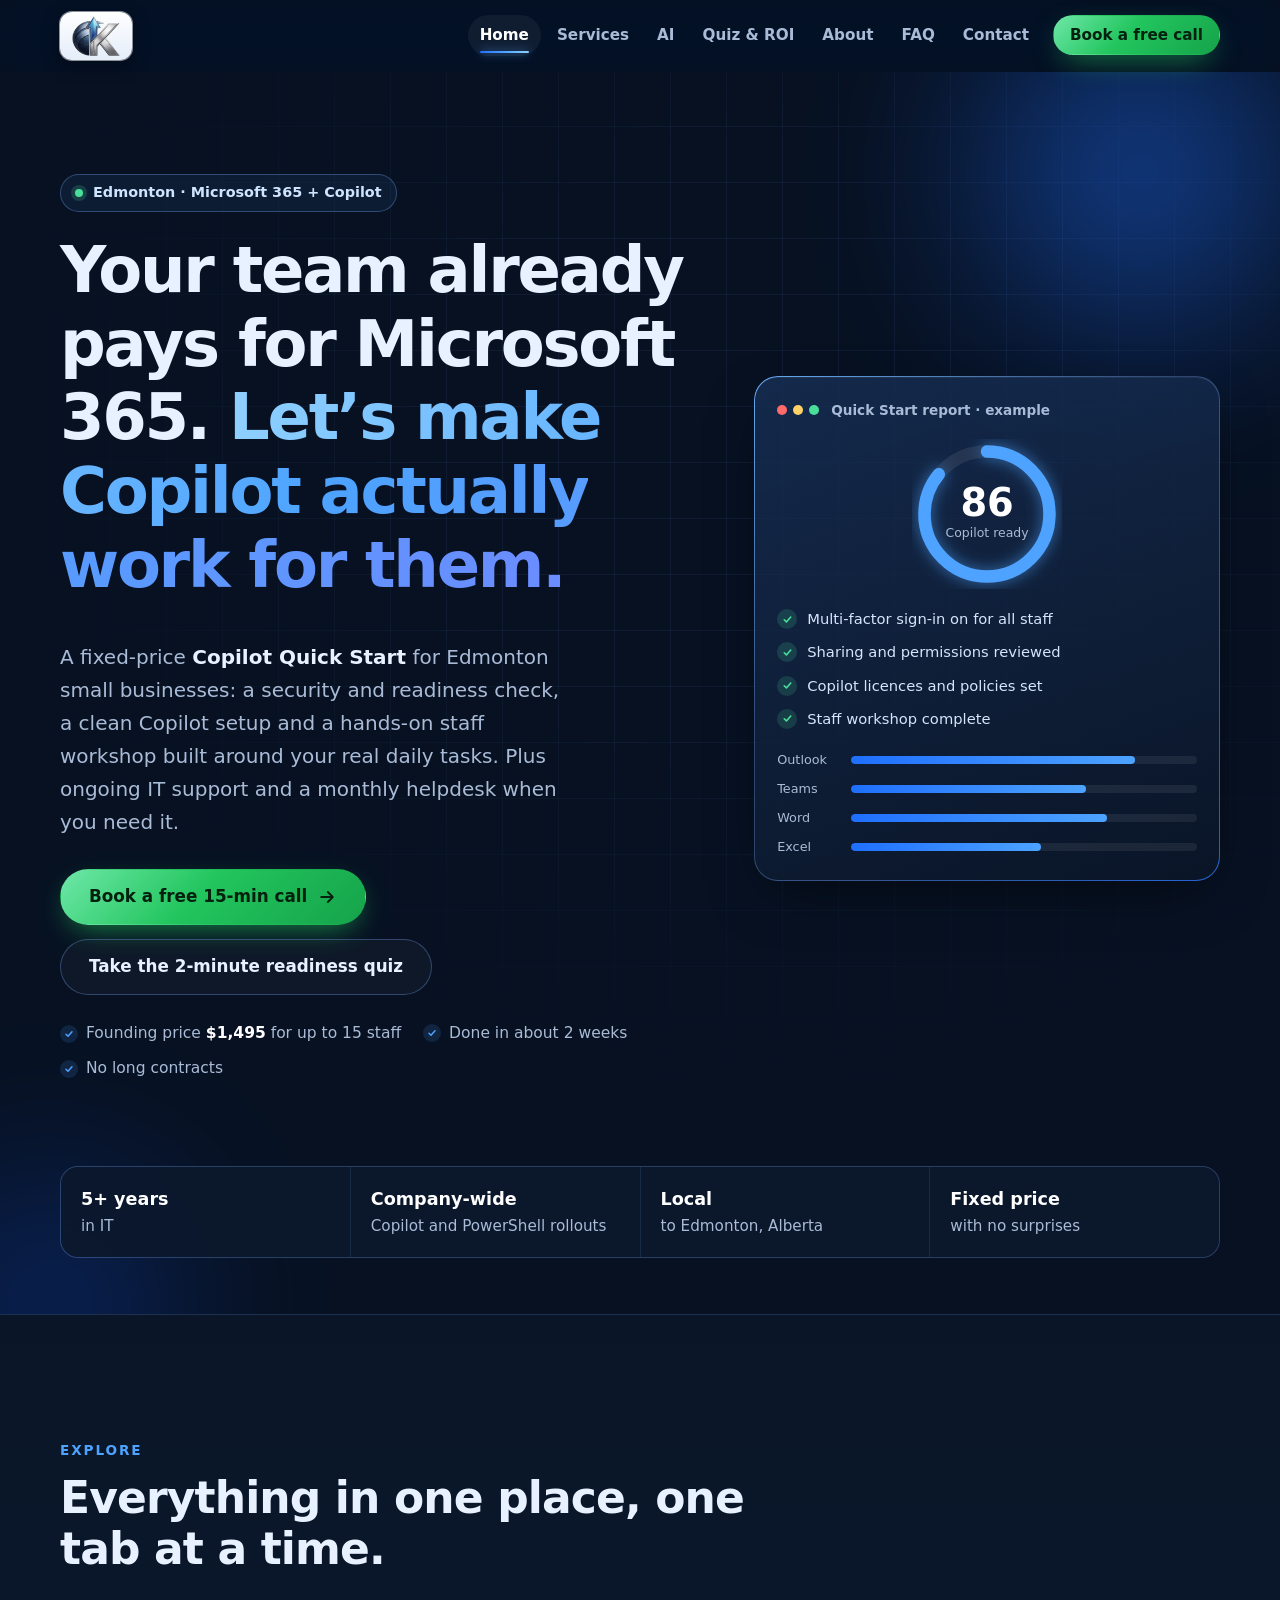
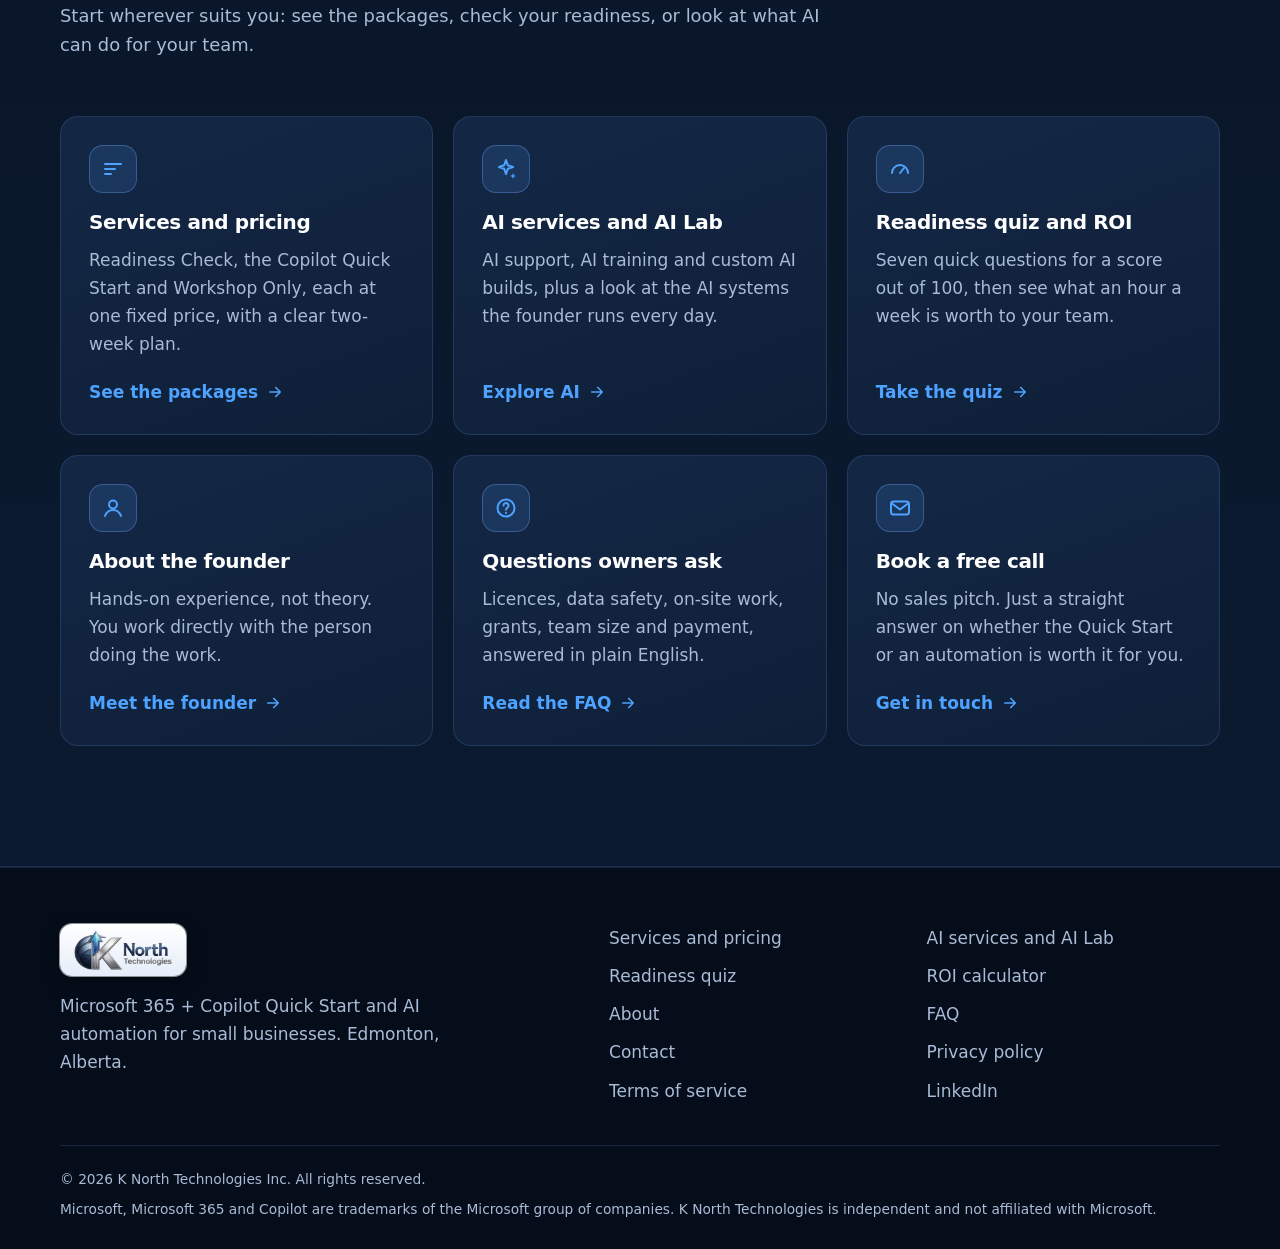
<file: index.html>
<!doctype html>
<html lang="en-CA" data-tab="0">
<head>
  <meta charset="utf-8">
  <meta name="viewport" content="width=device-width, initial-scale=1">
  <title>Edmonton IT Support & Microsoft 365 Copilot | K North Technologies</title>
  <meta name="description" content="Edmonton IT support company: Microsoft 365 tech support, Copilot setup and a monthly helpdesk for small businesses. Fixed-price Quick Start $1,495. Local, no long contracts.">
  <meta name="author" content="K North Technologies Inc.">
  <meta name="robots" content="index, follow">
  <meta name="theme-color" content="#0a1628">
  <link rel="canonical" href="https://knorthtechnologies.ca/">

  <!-- Open Graph / social sharing -->
  <meta property="og:type" content="website">
  <meta property="og:site_name" content="K North Technologies">
  <meta property="og:locale" content="en_CA">
  <meta property="og:url" content="https://knorthtechnologies.ca/">
  <meta property="og:title" content="Edmonton IT Support & Microsoft 365 Copilot | K North Technologies">
  <meta property="og:description" content="Edmonton IT support company: Microsoft 365 tech support, Copilot setup and a monthly helpdesk for small businesses. Fixed-price Quick Start $1,495. Local, no long contracts.">
  <meta property="og:image" content="https://knorthtechnologies.ca/assets/og-image.png">
  <meta property="og:image:width" content="1200">
  <meta property="og:image:height" content="630">
  <meta property="og:image:alt" content="K North Technologies: Microsoft 365 + Copilot Quick Start">
  <meta name="twitter:card" content="summary_large_image">
  <meta name="twitter:title" content="Edmonton IT Support & Microsoft 365 Copilot | K North Technologies">
  <meta name="twitter:description" content="Edmonton IT support company: Microsoft 365 tech support, Copilot setup and a monthly helpdesk for small businesses. Fixed-price Quick Start $1,495. Local, no long contracts.">
  <meta name="twitter:image" content="https://knorthtechnologies.ca/assets/og-image.png">

  <link rel="icon" href="assets/favicon-32.png" sizes="32x32" type="image/png">
  <link rel="apple-touch-icon" href="assets/apple-touch-icon.png">
  <link rel="stylesheet" href="css/styles.css?v=3">
  <meta name="keywords" content="IT support Edmonton, tech support company Edmonton, Edmonton IT support company, Microsoft 365 support Edmonton, managed IT support Edmonton, Microsoft 365 Copilot training Edmonton, Copilot setup, Microsoft 365 consultant Edmonton, small business IT Alberta, AI automation Canada, Power Automate">
  <script type="application/ld+json">
  {
    "@context": "https://schema.org",
    "@type": "ProfessionalService",
    "name": "K North Technologies Inc.",
    "url": "https://knorthtechnologies.ca/",
    "logo": "https://knorthtechnologies.ca/assets/logo.png",
    "image": "https://knorthtechnologies.ca/assets/og-image.png",
    "description": "Edmonton IT support company: Microsoft 365 tech support, Copilot setup and a monthly helpdesk for small businesses, plus AI automation.",
    "telephone": "+1-587-335-5224",
    "address": { "@type": "PostalAddress", "addressLocality": "Edmonton", "addressRegion": "AB", "addressCountry": "CA" },
    "geo": { "@type": "GeoCoordinates", "latitude": 53.5461, "longitude": -113.4938 },
    "areaServed": [ { "@type": "City", "name": "Edmonton" }, { "@type": "Country", "name": "Canada" } ],
    "priceRange": "$$",
    "hasOfferCatalog": {
      "@type": "OfferCatalog",
      "name": "IT support and Microsoft 365 services",
      "itemListElement": [
        { "@type": "Offer", "name": "Microsoft 365 + Copilot Quick Start", "price": "1495", "priceCurrency": "CAD" },
        { "@type": "Offer", "name": "Readiness Check", "price": "750", "priceCurrency": "CAD" },
        { "@type": "Offer", "name": "Workshop Only", "price": "1200", "priceCurrency": "CAD" },
        { "@type": "Offer", "name": "AI and Microsoft 365 Helpdesk (monthly)", "price": "350", "priceCurrency": "CAD" }
      ]
    },
    "makesOffer": {
      "@type": "Offer",
      "name": "Microsoft 365 + Copilot Quick Start (founding price)",
      "price": "1495",
      "priceCurrency": "CAD"
    }
  }
  </script>
  <script>(function(d){d.classList.add('js');var t=+d.getAttribute('data-tab'),f=null;try{f=sessionStorage.getItem('kn-from');}catch(e){}var dir=(f===null||+f===t)?'':(t>+f?'fwd':'back');var cap='PageRevealEvent' in window;function enter(){d.classList.add('page-enter');if(dir)d.classList.add('enter-'+dir);}if(!cap){d.classList.add('no-vt');enter();}else addEventListener('pagereveal',function(e){var v=e.viewTransition;if(!v){enter();return;}if(dir&&v.types)v.types.add(dir);var q=function(){};if(v.ready)v.ready.catch(q);if(v.finished)v.finished.catch(q);});})(document.documentElement);</script>
</head>
<body>
  <a class="skip-link" href="#main">Skip to main content</a>

  <header class="site-header" id="top">
    <div class="container header-inner">
      <a class="brand" href="index.html" aria-label="K North Technologies home">
        <picture class="brand-logo"><source media="(max-width: 420px)" srcset="assets/logo-mark.png"><img src="assets/logo.png" alt="K North Technologies" width="107" height="44" decoding="async"></picture>
      </a>

      <button class="nav-toggle" type="button" aria-expanded="false" aria-controls="site-nav">
        <span class="nav-toggle-bars" aria-hidden="true"><span></span><span></span><span></span></span>
        <span class="sr-only">Menu</span>
      </button>

      <nav class="site-nav" id="site-nav" aria-label="Main">
        <ul>
          <li><a href="index.html" class="active" aria-current="page">Home<span class="tab-line" aria-hidden="true"></span></a></li>
          <li><a href="services.html">Services</a></li>
          <li><a href="ai.html">AI</a></li>
          <li><a href="quiz.html">Quiz &amp; ROI</a></li>
          <li><a href="about.html">About</a></li>
          <li><a href="faq.html">FAQ</a></li>
          <li><a href="contact.html">Contact</a></li>
          <li class="nav-cta-item"><a class="btn btn-primary btn-sm js-booking" href="contact.html#contact">Book a free call</a></li>
        </ul>
      </nav>
    </div>
  </header>

  <main id="main">
    <section class="hero" aria-labelledby="hero-title">
      <div class="hero-bg" aria-hidden="true"><div class="grid-lines"></div><div class="grid-lines grid-lines-hi"></div><div class="hero-spot"></div><div class="orb orb-1"></div><div class="orb orb-2"></div></div>
      <div class="container hero-inner">
        <div class="hero-copy">
          <p class="eyebrow"><span class="dot" aria-hidden="true"></span> Edmonton · Microsoft 365 + Copilot</p>
          <h1 id="hero-title">Your team already pays for Microsoft 365. <span class="grad">Let&rsquo;s make Copilot actually work for them.</span></h1>
          <p class="lead">A fixed-price <strong>Copilot Quick Start</strong> for Edmonton small businesses: a security and readiness check, a clean Copilot setup and a hands-on staff workshop built around your real daily tasks. Plus ongoing IT support and a monthly helpdesk when you need it.</p>
          <div class="hero-actions">
            <a class="btn btn-primary btn-lg js-booking" href="contact.html#contact">Book a free 15-min call
              <svg viewBox="0 0 24 24" aria-hidden="true" focusable="false"><path d="M5 12h14M13 6l6 6-6 6" fill="none" stroke="currentColor" stroke-width="2.2" stroke-linecap="round" stroke-linejoin="round"/></svg>
            </a>
            <a class="btn btn-ghost btn-lg" href="quiz.html">Take the 2-minute readiness quiz</a>
          </div>
          <ul class="hero-points">
            <li>Founding price <strong>$1,495</strong> for up to 15 staff</li>
            <li>Done in about 2 weeks</li>
            <li>No long contracts</li>
          </ul>
        </div>

        <div class="hero-visual" aria-hidden="true">
          <div class="glass-card">
            <div class="gc-head">
              <span class="gc-dots"><i></i><i></i><i></i></span>
              <span class="gc-title">Quick Start report · example</span>
            </div>
            <div class="gc-score">
              <svg viewBox="0 0 120 120" class="ring">
                <circle cx="60" cy="60" r="50" class="ring-bg"/>
                <circle cx="60" cy="60" r="50" class="ring-fg" pathLength="100"/>
              </svg>
              <div class="gc-score-label"><strong>86</strong><span>Copilot ready</span></div>
            </div>
            <ul class="gc-checks">
              <li><span class="ok"></span>Multi-factor sign-in on for all staff</li>
              <li><span class="ok"></span>Sharing and permissions reviewed</li>
              <li><span class="ok"></span>Copilot licences and policies set</li>
              <li><span class="ok"></span>Staff workshop complete</li>
            </ul>
            <div class="gc-bars">
              <div><span>Outlook</span><b style="--w:82%"></b></div>
              <div><span>Teams</span><b style="--w:68%"></b></div>
              <div><span>Word</span><b style="--w:74%"></b></div>
              <div><span>Excel</span><b style="--w:55%"></b></div>
            </div>
          </div>
        </div>
      </div>

      <div class="container">
        <ul class="trust-strip" aria-label="Why K North">
          <li><strong>5+ years</strong> in IT</li>
          <li><strong>Company-wide</strong> Copilot and PowerShell rollouts</li>
          <li><strong>Local</strong> to Edmonton, Alberta</li>
          <li><strong>Fixed price</strong> with no surprises</li>
        </ul>
      </div>
    </section>

    <!-- EXPLORE -->
    <section class="section section-alt" id="explore" aria-labelledby="explore-title">
      <div class="container">
        <div class="section-head reveal">
          <p class="kicker">Explore</p>
          <h2 id="explore-title">Everything in one place, one tab at a time.</h2>
          <p class="section-lead">Start wherever suits you: see the packages, check your readiness, or look at what AI can do for your team.</p>
        </div>
        <div class="cards-3 teaser-grid">
          <a class="card teaser reveal" href="services.html">
            <div class="card-icon" aria-hidden="true"><svg viewBox="0 0 24 24"><path d="M4 7h16M4 12h10M4 17h6" fill="none" stroke="currentColor" stroke-width="2" stroke-linecap="round"/></svg></div>
            <h3>Services and pricing</h3>
            <p>Readiness Check, the Copilot Quick Start and Workshop Only, each at one fixed price, with a clear two-week plan.</p>
            <span class="teaser-more">See the packages <svg viewBox="0 0 24 24" aria-hidden="true" focusable="false"><path d="M5 12h14M13 6l6 6-6 6" fill="none" stroke="currentColor" stroke-width="2.2" stroke-linecap="round" stroke-linejoin="round"/></svg></span>
          </a>
          <a class="card teaser reveal" href="ai.html">
            <div class="card-icon" aria-hidden="true"><svg viewBox="0 0 24 24"><path d="M12 3l1.8 5.2L19 10l-5.2 1.8L12 17l-1.8-5.2L5 10l5.2-1.8z" fill="none" stroke="currentColor" stroke-width="2" stroke-linejoin="round"/><path d="M19 16l.8 2.2L22 19l-2.2.8L19 22l-.8-2.2L16 19l2.2-.8z" fill="currentColor"/></svg></div>
            <h3>AI services and AI Lab</h3>
            <p>AI support, AI training and custom AI builds, plus a look at the AI systems the founder runs every day.</p>
            <span class="teaser-more">Explore AI <svg viewBox="0 0 24 24" aria-hidden="true" focusable="false"><path d="M5 12h14M13 6l6 6-6 6" fill="none" stroke="currentColor" stroke-width="2.2" stroke-linecap="round" stroke-linejoin="round"/></svg></span>
          </a>
          <a class="card teaser reveal" href="quiz.html">
            <div class="card-icon" aria-hidden="true"><svg viewBox="0 0 24 24"><path d="M4 16a8 8 0 1116 0" fill="none" stroke="currentColor" stroke-width="2" stroke-linecap="round"/><path d="M12 16l4-5" stroke="currentColor" stroke-width="2" stroke-linecap="round"/></svg></div>
            <h3>Readiness quiz and ROI</h3>
            <p>Seven quick questions for a score out of 100, then see what an hour a week is worth to your team.</p>
            <span class="teaser-more">Take the quiz <svg viewBox="0 0 24 24" aria-hidden="true" focusable="false"><path d="M5 12h14M13 6l6 6-6 6" fill="none" stroke="currentColor" stroke-width="2.2" stroke-linecap="round" stroke-linejoin="round"/></svg></span>
          </a>
          <a class="card teaser reveal" href="about.html">
            <div class="card-icon" aria-hidden="true"><svg viewBox="0 0 24 24"><circle cx="12" cy="8.5" r="4" fill="none" stroke="currentColor" stroke-width="2"/><path d="M4 20c1.5-4 4.5-6 8-6s6.5 2 8 6" fill="none" stroke="currentColor" stroke-width="2" stroke-linecap="round"/></svg></div>
            <h3>About the founder</h3>
            <p>Hands-on experience, not theory. You work directly with the person doing the work.</p>
            <span class="teaser-more">Meet the founder <svg viewBox="0 0 24 24" aria-hidden="true" focusable="false"><path d="M5 12h14M13 6l6 6-6 6" fill="none" stroke="currentColor" stroke-width="2.2" stroke-linecap="round" stroke-linejoin="round"/></svg></span>
          </a>
          <a class="card teaser reveal" href="faq.html">
            <div class="card-icon" aria-hidden="true"><svg viewBox="0 0 24 24"><circle cx="12" cy="12" r="8.5" fill="none" stroke="currentColor" stroke-width="2"/><path d="M9.5 9.5a2.5 2.5 0 114 2c-.9.6-1.5 1.1-1.5 2.2M12 16.8v.2" fill="none" stroke="currentColor" stroke-width="2" stroke-linecap="round"/></svg></div>
            <h3>Questions owners ask</h3>
            <p>Licences, data safety, on-site work, grants, team size and payment, answered in plain English.</p>
            <span class="teaser-more">Read the FAQ <svg viewBox="0 0 24 24" aria-hidden="true" focusable="false"><path d="M5 12h14M13 6l6 6-6 6" fill="none" stroke="currentColor" stroke-width="2.2" stroke-linecap="round" stroke-linejoin="round"/></svg></span>
          </a>
          <a class="card teaser reveal" href="contact.html">
            <div class="card-icon" aria-hidden="true"><svg viewBox="0 0 24 24"><rect x="3" y="5.5" width="18" height="13" rx="2.5" fill="none" stroke="currentColor" stroke-width="2"/><path d="M4 7.5l8 6 8-6" fill="none" stroke="currentColor" stroke-width="2" stroke-linejoin="round"/></svg></div>
            <h3>Book a free call</h3>
            <p>No sales pitch. Just a straight answer on whether the Quick Start or an automation is worth it for you.</p>
            <span class="teaser-more">Get in touch <svg viewBox="0 0 24 24" aria-hidden="true" focusable="false"><path d="M5 12h14M13 6l6 6-6 6" fill="none" stroke="currentColor" stroke-width="2.2" stroke-linecap="round" stroke-linejoin="round"/></svg></span>
          </a>
        </div>
      </div>
    </section>
  </main>

  <footer class="site-footer">
    <div class="container footer-inner">
      <div class="footer-brand">
        <img class="footer-logo" src="assets/logo.png" alt="K North Technologies" width="107" height="44" loading="lazy" decoding="async">
        <p>Microsoft 365 + Copilot Quick Start and AI automation for small businesses. Edmonton, Alberta.</p>
      </div>
      <nav class="footer-nav" aria-label="Footer">
        <ul>
          <li><a href="services.html">Services and pricing</a></li>
          <li><a href="ai.html">AI services and AI Lab</a></li>
          <li><a href="quiz.html">Readiness quiz</a></li>
          <li><a href="quiz.html#roi">ROI calculator</a></li>
          <li><a href="about.html">About</a></li>
          <li><a href="faq.html">FAQ</a></li>
          <li><a href="contact.html">Contact</a></li>
          <li><a href="privacy.html">Privacy policy</a></li>
          <li><a href="terms.html">Terms of service</a></li>
        </ul>
      </nav>
    </div>
    <div class="container footer-legal">
      <p>&copy; <span id="year">2026</span> K North Technologies Inc. All rights reserved.</p>
      <p>Microsoft, Microsoft 365 and Copilot are trademarks of the Microsoft group of companies. K North Technologies is independent and not affiliated with Microsoft.</p>
    </div>
  </footer>

  <script src="js/main.js?v=3" defer></script>
</body>
</html>
</file>
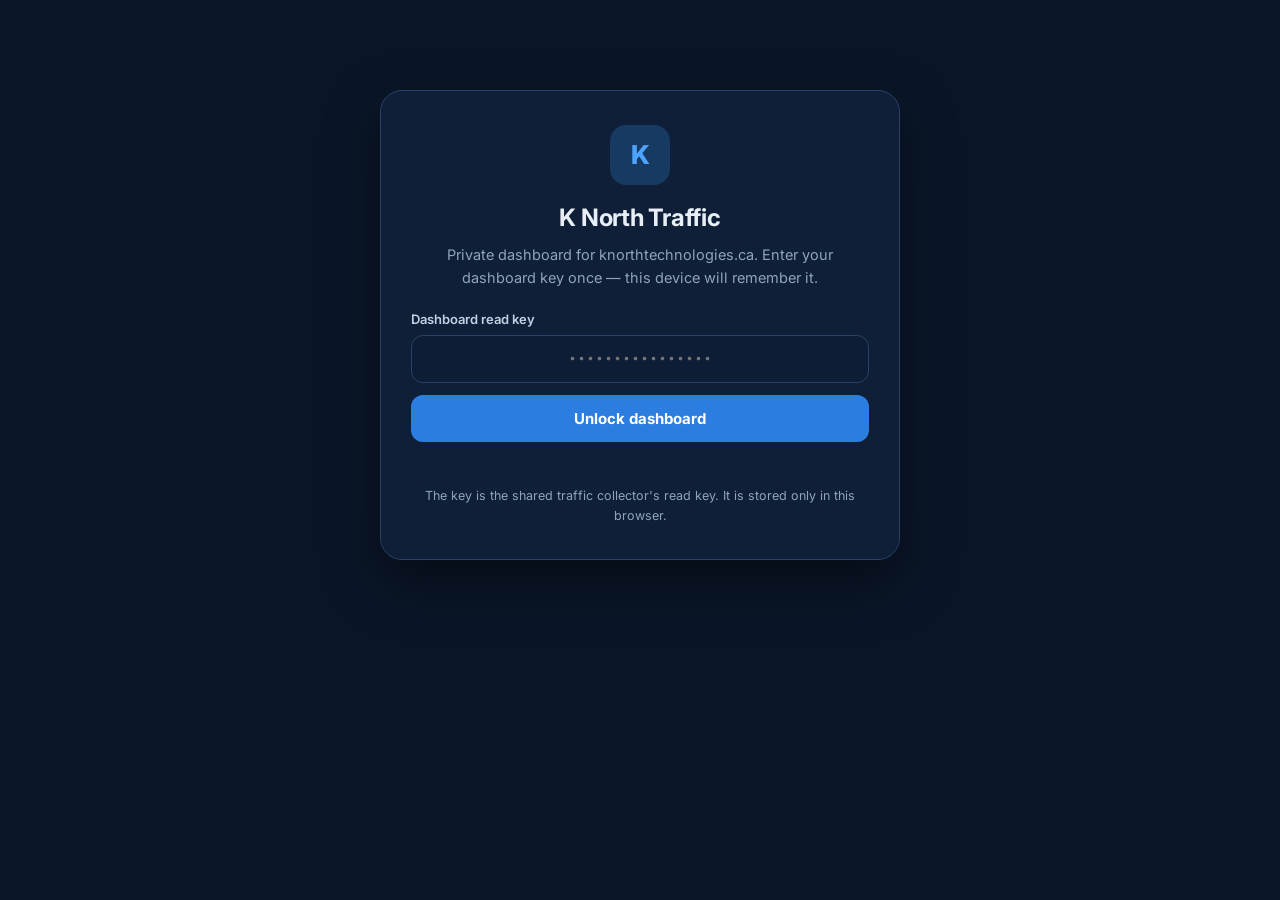
<file: dashboard/index.html>
<!DOCTYPE html>
<html lang="en">
<head>
<meta charset="utf-8">
<meta name="viewport" content="width=device-width, initial-scale=1">
<title>K North Technologies — Website Traffic</title>
<link rel="preconnect" href="https://fonts.googleapis.com">
<link rel="preconnect" href="https://fonts.gstatic.com" crossorigin>
<link href="https://fonts.googleapis.com/css2?family=Inter:wght@400;500;600;700;800&family=JetBrains+Mono:wght@500;600&display=swap" rel="stylesheet">
<style>
  :root {
    --bg: #0a1628; --bg-soft: #0d1d36; --surface: #101f38; --surface-2: #152a4a;
    --ink: #e8eef7; --ink-soft: #c3d0e4; --muted: #8fa3bd;
    --line: #1e3255; --line-strong: #2a4066;
    --blue: #4da3ff; --blue-soft: #173a63; --blue-deep: #2b7de0;
    --green: #4ade9b; --green-soft: #0f2f22;
    --amber: #ffd166; --amber-soft: #3a2f10;
    --red: #f87171;
    --shadow: 0 10px 30px rgba(0,0,0,.35);
    --shadow-lg: 0 22px 55px rgba(0,0,0,.45);
    --radius: 18px;
    color-scheme: dark;
  }
  * { box-sizing: border-box; }
  body { margin: 0; font-family: "Inter", system-ui, -apple-system, "Segoe UI", sans-serif; background: var(--bg); color: var(--ink); font-size: 15px; line-height: 1.55; -webkit-font-smoothing: antialiased; }
  .wrap { max-width: 1080px; margin: 0 auto; padding: 30px 20px 60px; }
  .mono { font-family: "JetBrains Mono", ui-monospace, monospace; }

  /* ---------- Header ---------- */
  header { display: flex; flex-wrap: wrap; align-items: flex-end; justify-content: space-between; gap: 14px; margin-bottom: 22px; }
  .brand h1 { font-size: 32px; font-weight: 800; line-height: 1.05; margin: 0; letter-spacing: -.02em; }
  .brand h1 span { color: var(--blue); }
  .brand p { margin: 8px 0 0; color: var(--muted); font-size: 14.5px; }
  .live-pill { display: inline-flex; align-items: center; gap: 9px; background: var(--surface); border: 1px solid var(--line-strong); border-radius: 999px; padding: 9px 15px; box-shadow: var(--shadow); font-weight: 700; font-size: 14px; }
  .live-pill .txt small { display: block; font-weight: 500; color: var(--muted); font-size: 11.5px; line-height: 1.2; }

  /* Pulsing green dot — the connection beam */
  .pulse-dot { position: relative; width: 12px; height: 12px; border-radius: 50%; background: var(--green); flex: none; box-shadow: 0 0 10px rgba(74,222,155,.8); }
  .pulse-dot::before, .pulse-dot::after { content: ""; position: absolute; inset: -6px; border-radius: 50%; border: 2px solid var(--green); opacity: 0; animation: ping 2.2s cubic-bezier(0,0,.2,1) infinite; }
  .pulse-dot::after { animation-delay: 1.1s; }
  @keyframes ping { 0% { transform: scale(.45); opacity: .9; } 70% { transform: scale(1.5); opacity: 0; } 100% { transform: scale(1.5); opacity: 0; } }
  .pulse-dot.off { background: var(--amber); box-shadow: 0 0 10px rgba(255,209,102,.7); }
  .pulse-dot.off::before, .pulse-dot.off::after { border-color: var(--amber); animation-duration: 1.4s; }

  /* ---------- Cards ---------- */
  .card { background: var(--surface); border: 1px solid var(--line); border-radius: var(--radius); box-shadow: var(--shadow); padding: 22px; margin-bottom: 18px; }
  .card h2 { font-size: 19px; font-weight: 700; margin: 0 0 4px; letter-spacing: -.01em; }
  .card .hint { color: var(--muted); font-size: 13.5px; margin: 0 0 14px; }
  .kpis { display: grid; grid-template-columns: repeat(4, 1fr); gap: 14px; margin-bottom: 18px; }
  .kpi { background: var(--surface); border: 1px solid var(--line); border-radius: var(--radius); box-shadow: var(--shadow); padding: 20px 18px 16px; position: relative; overflow: hidden; }
  .kpi::before { content: ""; position: absolute; left: 0; top: 0; bottom: 0; width: 4px; background: var(--blue); }
  .kpi.green::before { background: var(--green); }
  .kpi.amber::before { background: var(--amber); }
  .kpi.violet::before { background: #a78bfa; }
  .kpi .num { font-family: "JetBrains Mono", ui-monospace, monospace; font-size: 38px; font-weight: 600; line-height: 1; font-variant-numeric: tabular-nums; }
  .kpi .lbl { font-size: 13.5px; font-weight: 600; color: var(--ink-soft); margin-top: 8px; }
  .kpi .sub { font-size: 12.5px; color: var(--muted); margin-top: 3px; }
  .kpi .trend { font-size: 12.5px; font-weight: 700; margin-top: 6px; }
  .trend.up { color: var(--green); } .trend.down { color: var(--red); } .trend.flat { color: var(--muted); }

  /* ---------- Globe ---------- */
  .globe-grid { display: grid; grid-template-columns: 1.5fr 1fr; gap: 20px; align-items: start; }
  .globe-wrap { position: relative; background: radial-gradient(120% 120% at 50% 0%, #152c52 0%, #0d1d36 55%, #081222 100%); border-radius: 14px; overflow: hidden; border: 1px solid var(--line); }
  .globe-wrap canvas { display: block; width: 100%; height: auto; }
  .globe-tag { position: absolute; left: 14px; top: 12px; color: #dbe7f5; font-size: 12px; font-weight: 700; letter-spacing: .06em; text-transform: uppercase; background: rgba(8,18,34,.55); border: 1px solid rgba(219,231,245,.22); padding: 6px 10px; border-radius: 999px; backdrop-filter: blur(4px); }
  .globe-tag .dot { display: inline-block; width: 8px; height: 8px; border-radius: 50%; background: var(--green); margin-right: 6px; box-shadow: 0 0 8px var(--green); animation: glow 2.2s ease-in-out infinite; }
  @keyframes glow { 0%,100% { opacity: 1; } 50% { opacity: .45; } }
  .live-list { list-style: none; margin: 0; padding: 0; }
  .live-list li { display: flex; align-items: center; gap: 10px; padding: 10px 2px; border-bottom: 1px solid var(--line); font-size: 14.5px; }
  .live-list li:last-child { border-bottom: 0; }
  .live-list .mdot { width: 9px; height: 9px; border-radius: 50%; background: var(--green); flex: none; box-shadow: 0 0 0 4px var(--green-soft); animation: glow 2.2s ease-in-out infinite; }
  .live-list .where { font-weight: 600; }
  .live-list .page { color: var(--muted); font-size: 13px; margin-left: auto; text-align: right; }
  .empty { color: var(--muted); font-size: 14px; }

  /* ---------- Chart ---------- */
  .chart-wrap { position: relative; }
  .chart-wrap canvas { display: block; width: 100%; height: 190px; }
  .chart-foot { display: flex; justify-content: space-between; color: var(--muted); font-size: 12.5px; margin-top: 6px; }

  /* ---------- Tables that read like charts ---------- */
  .split { display: grid; grid-template-columns: 1fr 1fr; gap: 18px; }
  table { width: 100%; border-collapse: collapse; font-size: 14.5px; }
  td, th { padding: 9px 4px; text-align: left; vertical-align: middle; }
  td:last-child, th:last-child { text-align: right; font-variant-numeric: tabular-nums; white-space: nowrap; }
  th { color: var(--muted); font-weight: 600; font-size: 12px; letter-spacing: .05em; text-transform: uppercase; }
  tbody tr { border-top: 1px solid var(--line); }
  .bar-row { position: relative; }
  .bar-row .fill { position: absolute; left: 0; top: 6px; bottom: 6px; border-radius: 8px; background: var(--blue-soft); z-index: 0; }
  .bar-row.blue .fill { background: var(--blue-soft); }
  .bar-row.amber .fill { background: var(--amber-soft); }
  .bar-row td { position: relative; z-index: 1; }
  .bar-row td:first-child { font-weight: 600; }
  .pill { display: inline-block; font-size: 11.5px; font-weight: 700; padding: 3px 9px; border-radius: 999px; background: var(--blue-soft); color: var(--blue); }
  .pill.green { background: var(--green-soft); color: var(--green); }

  /* Devices segmented bar */
  .seg { display: flex; height: 12px; border-radius: 999px; overflow: hidden; background: var(--bg-soft); margin: 12px 0 10px; }
  .seg span { display: block; height: 100%; }
  .legend { display: flex; flex-wrap: wrap; gap: 16px; font-size: 13.5px; color: var(--ink-soft); }
  .legend i { display: inline-block; width: 10px; height: 10px; border-radius: 3px; margin-right: 6px; }

  /* Recent feed */
  ul.clean { list-style: none; margin: 0; padding: 0; font-size: 14.5px; }
  ul.clean li { padding: 9px 0; border-bottom: 1px solid var(--line); display: flex; justify-content: space-between; gap: 12px; align-items: baseline; }
  ul.clean li:last-child { border-bottom: 0; }
  ul.clean li span:last-child { color: var(--muted); font-size: 13px; white-space: nowrap; }
  .muted { color: var(--muted); font-size: 13.5px; }

  /* ---------- Key gate ---------- */
  .lock-wrap { max-width: 520px; margin: 60px auto 0; }
  .lock-card { background: var(--surface); border: 1px solid var(--line-strong); border-radius: 22px; box-shadow: var(--shadow-lg); padding: 34px 30px; text-align: center; }
  .lock-card h2 { font-size: 24px; margin: 0 0 8px; letter-spacing: -.01em; }
  .lock-card p { color: var(--muted); margin: 0 0 20px; font-size: 14.5px; }
  .lock-mark { width: 60px; height: 60px; border-radius: 16px; background: var(--blue-soft); color: var(--blue); display: inline-flex; align-items: center; justify-content: center; font-size: 26px; margin-bottom: 14px; font-weight: 800; }
  input[type="text"], input[type="password"] { width: 100%; padding: 13px 14px; font-size: 15px; border: 1.5px solid var(--line-strong); border-radius: 12px; margin: 6px 0 12px; background: var(--bg-soft); color: var(--ink); font-family: "JetBrains Mono", ui-monospace, monospace; text-align: center; }
  input:focus { outline: 3px solid var(--blue-soft); border-color: var(--blue); }
  label.lbl { display: block; text-align: left; font-size: 13px; font-weight: 600; color: var(--ink-soft); }
  button { background: var(--blue-deep); color: #fff; border: 0; border-radius: 12px; padding: 14px 20px; font-size: 15px; font-weight: 700; cursor: pointer; width: 100%; font-family: inherit; }
  button:hover { background: var(--blue); }
  button:disabled { opacity: .55; cursor: default; }
  .err { color: var(--red); font-size: 13.5px; margin-top: 8px; min-height: 18px; }
  .hidden { display: none !important; }
  .foot { text-align: center; color: var(--muted); font-size: 13px; margin-top: 8px; }
  .refresh { font-size: 13px; color: var(--muted); text-align: center; margin-top: 6px; }
  /* Live visitor toast — the "ping" when someone lands on the site */
  .toast-wrap { position: fixed; right: 18px; bottom: 18px; display: flex; flex-direction: column; gap: 10px; z-index: 50; max-width: min(360px, calc(100vw - 36px)); }
  .toast { background: var(--surface); border: 1px solid var(--line-strong); border-left: 4px solid var(--green); border-radius: 14px; box-shadow: var(--shadow-lg); padding: 13px 15px; display: flex; gap: 10px; align-items: flex-start; animation: toastIn .35s ease both; }
  .toast.out { animation: toastOut .4s ease both; }
  @keyframes toastIn { from { opacity: 0; transform: translateY(10px); } to { opacity: 1; transform: none; } }
  @keyframes toastOut { to { opacity: 0; transform: translateY(8px); } }
  .toast .tdot { width: 10px; height: 10px; border-radius: 50%; background: var(--green); flex: none; margin-top: 5px; box-shadow: 0 0 0 4px var(--green-soft); }
  .toast b { display: block; font-size: 14px; }
  .toast span { font-size: 13px; color: var(--muted); }
  @media (max-width: 760px) {
    .kpis { grid-template-columns: repeat(2, 1fr); }
    .globe-grid, .split { grid-template-columns: 1fr; }
    .brand h1 { font-size: 26px; }
    .kpi .num { font-size: 30px; }
  }
</style>
</head>
<body>
<div class="wrap">

  <!-- Key gate (Keita only) -->
  <div id="lock" class="lock-wrap">
    <div class="lock-card">
      <div class="lock-mark">K</div>
      <h2>K North Traffic</h2>
      <p>Private dashboard for knorthtechnologies.ca. Enter your dashboard key once — this device will remember it.</p>
      <label class="lbl" for="key">Dashboard read key</label>
      <input id="key" type="password" placeholder="••••••••••••••••" autocomplete="off">
      <button id="unlockBtn" onclick="unlock()">Unlock dashboard</button>
      <div id="keyErr" class="err"></div>
      <p style="margin:18px 0 0;font-size:12.5px;color:var(--muted);">The key is the shared traffic collector's read key. It is stored only in this browser.</p>
    </div>
  </div>

  <!-- Dashboard -->
  <div id="dash" class="hidden">
    <header>
      <div class="brand">
        <h1>K North <span>Technologies</span></h1>
        <p>knorthtechnologies.ca &middot; live website traffic</p>
      </div>
      <div class="live-pill" id="livePill">
        <span class="pulse-dot" id="pulseDot"></span>
        <span class="txt"><span id="liveState">Live</span><small id="liveSub">connected &middot; updating every 30s</small></span>
      </div>
    </header>

    <div class="kpis">
      <div class="kpi green"><div class="num" id="onlineNow">&ndash;</div><div class="lbl">Online now</div><div class="sub" id="onlineSub">people on the site</div></div>
      <div class="kpi"><div class="num" id="total24">&ndash;</div><div class="lbl">Visits &middot; last 24h</div><div class="sub">all visitors, incl. AI</div><div class="trend flat" id="trend24"></div></div>
      <div class="kpi amber"><div class="num" id="bots24">&ndash;</div><div class="lbl">AI &amp; bot visits &middot; 24h</div><div class="sub" id="botsSub">crawlers &amp; AI tools</div></div>
      <div class="kpi violet"><div class="num" id="topPageCount">&ndash;</div><div class="lbl" id="topPageName">Top page</div><div class="sub">last 24 hours</div></div>
    </div>

    <div class="card">
      <h2>Live visitor map</h2>
      <p class="hint">Each glowing dot is someone on your site right now. The globe turns slowly — dots pulse as visitors arrive.</p>
      <div class="globe-grid">
        <div class="globe-wrap">
          <canvas id="globe" width="640" height="420"></canvas>
          <span class="globe-tag"><span class="dot"></span><span id="globeCount">0 live</span></span>
        </div>
        <div>
          <h3 style="font-size:16px;margin:2px 0 6px;">Live right now</h3>
          <ul class="live-list" id="liveList"><li><span class="empty">No one on the site at this moment.</span></li></ul>
          <h3 style="font-size:16px;margin:18px 0 6px;">Places visiting today</h3>
          <ul class="live-list" id="whereList"><li><span class="empty">No visits yet today.</span></li></ul>
        </div>
      </div>
    </div>

    <div class="card">
      <h2>Visits &middot; last 24 hours</h2>
      <p class="hint">Each bar is one hour. The amber bar is your busiest hour.</p>
      <div class="chart-wrap"><canvas id="chart" width="960" height="190"></canvas></div>
      <div class="chart-foot"><span id="chartStart">24 hours ago</span><span id="chartPeak"></span><span>now</span></div>
    </div>

    <div class="split">
      <div class="card">
        <h2>Top pages</h2>
        <p class="hint">What people are reading.</p>
        <table><thead><tr><th>Page</th><th>Visits</th></tr></thead><tbody id="pagesBody"><tr><td colspan="2" class="muted">Loading&hellip;</td></tr></tbody></table>
      </div>
      <div class="card">
        <h2>Sources</h2>
        <p class="hint">How people find you.</p>
        <table><thead><tr><th>Source</th><th>Visits</th></tr></thead><tbody id="srcBody"><tr><td colspan="2" class="muted">Loading&hellip;</td></tr></tbody></table>
      </div>
    </div>

    <div class="split">
      <div class="card">
        <h2>Devices</h2>
        <p class="hint">Phone, tablet or computer.</p>
        <div class="seg" id="devSeg"><span style="width:100%;background:var(--blue-soft);"></span></div>
        <div class="legend" id="devLegend"></div>
      </div>
      <div class="card">
        <h2>AI visitors</h2>
        <p class="hint">Search engines &amp; AI tools reading your pages.</p>
        <table><thead><tr><th>Visitor</th><th>Visits</th></tr></thead><tbody id="botBody"><tr><td colspan="2" class="muted">Loading&hellip;</td></tr></tbody></table>
      </div>
    </div>

    <div class="card">
      <h2>Recent visitors</h2>
      <p class="hint">Latest arrivals, newest first. No visitor is ever identified — page and time only.</p>
      <ul class="clean" id="recentList"><li><span class="muted">Loading&hellip;</span></li></ul>
    </div>
    <p class="refresh" id="refreshNote">Updates every 30 seconds.</p>
    <p class="foot">Private by design: no cookies, no visitor names, no addresses — only the page, the time and a rough region.</p>
  </div>
</div>
<div class="toast-wrap" id="toastWrap"></div>

<script>
var API = "https://abundant-traffic.fly.dev"; /* shared collector (free) — Knorth data is ?site=knorth */
var readKey = localStorage.getItem("kn_read_key") || "";
var timer = null;
var lastData = null;
var connected = false;

function show(el, on) { document.getElementById(el).classList.toggle("hidden", !on); }
function esc(s) { return String(s == null ? "" : s).replace(/[&<>"']/g, function (m) { return {"&":"&amp;","<":"&lt;",">":"&gt;",'"':"&quot;","'":"&#39;"}[m]; }); }
function fmtTime(ts) { var d = new Date(ts * 1000); return d.toLocaleTimeString([], { hour: "numeric", minute: "2-digit" }); }
function topRows(obj, n) { return Object.entries(obj || {}).sort(function (a, b) { return b[1] - a[1]; }).slice(0, n); }
function prettyPage(p) {
  if (!p || p === "/") return "Home page";
  var s = String(p).replace(/^\/|\/$/g, "").replace(/-/g, " ");
  return s.charAt(0).toUpperCase() + s.slice(1);
}
function prettySource(s) {
  var m = { direct: "Direct", google: "Google", bing: "Bing", facebook: "Facebook", instagram: "Instagram", linkedin: "LinkedIn", site: "From your own site", other: "Other websites", "server-log": "Search engines" };
  return m[s] || (s ? s.charAt(0).toUpperCase() + s.slice(1) : "Direct");
}
function prettyWhere(tz) {
  if (!tz) return "Somewhere nearby";
  var m = TZ_CITY[tz];
  if (m) return m[2];
  var parts = tz.split("/");
  var city = (parts[1] || parts[0] || tz).replace(/_/g, " ");
  return city.charAt(0).toUpperCase() + city.slice(1);
}

/* ---------- Live visitor toast (the "ping") ---------- */
var prevOnlineKeys = null;
function onlineKey(e) { return (e.page || "/") + "|" + (e.device || "") + "|" + (e.where || ""); }
function showToast(title, sub) {
  var wrap = document.getElementById("toastWrap");
  if (!wrap) return;
  var t = document.createElement("div");
  t.className = "toast";
  t.innerHTML = "<span class='tdot'></span><div><b>" + esc(title) + "</b><span>" + esc(sub) + "</span></div>";
  wrap.appendChild(t);
  setTimeout(function () { t.classList.add("out"); setTimeout(function () { t.remove(); }, 420); }, 6000);
}
function pingNewVisitors(online) {
  var human = online.filter(function (e) { return e.kind !== "bot"; });
  var curKeys = human.map(onlineKey);
  if (prevOnlineKeys) {
    human.forEach(function (e) {
      if (prevOnlineKeys.indexOf(onlineKey(e)) === -1) {
        showToast("New visitor — " + prettyWhere(e.where || ""), prettyPage(e.page || "/") + " · just now");
      }
    });
  }
  prevOnlineKeys = curKeys;
}

/* ---------- Timezone -> approximate place (city, lat, lng) ---------- */
var TZ_CITY = {
  "America/Edmonton": [53.54, -113.49, "Edmonton, Canada"],
  "America/Vancouver": [49.28, -123.12, "Vancouver, Canada"],
  "America/Toronto": [43.65, -79.38, "Toronto, Canada"],
  "America/Montreal": [45.50, -73.57, "Montréal, Canada"],
  "America/Winnipeg": [49.90, -97.14, "Winnipeg, Canada"],
  "America/Calgary": [51.05, -114.07, "Calgary, Canada"],
  "America/Saskatoon": [52.13, -106.67, "Saskatoon, Canada"],
  "America/Regina": [50.45, -104.62, "Regina, Canada"],
  "America/Halifax": [44.65, -63.57, "Halifax, Canada"],
  "America/St_Johns": [47.56, -52.71, "St. John's, Canada"],
  "America/New_York": [40.71, -74.01, "New York, USA"],
  "America/Chicago": [41.88, -87.63, "Chicago, USA"],
  "America/Denver": [39.74, -104.99, "Denver, USA"],
  "America/Los_Angeles": [34.05, -118.24, "Los Angeles, USA"],
  "America/Phoenix": [33.45, -112.07, "Phoenix, USA"],
  "America/Anchorage": [61.22, -149.90, "Anchorage, USA"],
  "America/Mexico_City": [19.43, -99.13, "Mexico City, Mexico"],
  "America/Sao_Paulo": [-23.55, -46.63, "São Paulo, Brazil"],
  "America/Bogota": [4.71, -74.07, "Bogotá, Colombia"],
  "America/Lima": [-12.05, -77.04, "Lima, Peru"],
  "America/Santiago": [-33.45, -70.67, "Santiago, Chile"],
  "America/Argentina/Buenos_Aires": [-34.60, -58.38, "Buenos Aires, Argentina"],
  "Europe/London": [51.51, -0.13, "London, UK"],
  "Europe/Dublin": [53.35, -6.26, "Dublin, Ireland"],
  "Europe/Paris": [48.85, 2.35, "Paris, France"],
  "Europe/Berlin": [52.52, 13.41, "Berlin, Germany"],
  "Europe/Madrid": [40.42, -3.70, "Madrid, Spain"],
  "Europe/Rome": [41.90, 12.50, "Rome, Italy"],
  "Europe/Amsterdam": [52.37, 4.90, "Amsterdam, Netherlands"],
  "Europe/Brussels": [50.85, 4.35, "Brussels, Belgium"],
  "Europe/Zurich": [47.38, 8.54, "Zurich, Switzerland"],
  "Europe/Vienna": [48.21, 16.37, "Vienna, Austria"],
  "Europe/Stockholm": [59.33, 18.07, "Stockholm, Sweden"],
  "Europe/Oslo": [59.91, 10.75, "Oslo, Norway"],
  "Europe/Copenhagen": [55.68, 12.57, "Copenhagen, Denmark"],
  "Europe/Helsinki": [60.17, 24.94, "Helsinki, Finland"],
  "Europe/Athens": [37.98, 23.73, "Athens, Greece"],
  "Europe/Warsaw": [52.23, 21.01, "Warsaw, Poland"],
  "Europe/Lisbon": [38.72, -9.14, "Lisbon, Portugal"],
  "Europe/Moscow": [55.76, 37.62, "Moscow, Russia"],
  "Europe/Istanbul": [41.01, 28.98, "Istanbul, Türkiye"],
  "Europe/Kyiv": [50.45, 30.52, "Kyiv, Ukraine"],
  "Africa/Cairo": [30.04, 31.24, "Cairo, Egypt"],
  "Africa/Lagos": [6.52, 3.38, "Lagos, Nigeria"],
  "Africa/Johannesburg": [-26.20, 28.05, "Johannesburg, South Africa"],
  "Africa/Nairobi": [-1.29, 36.82, "Nairobi, Kenya"],
  "Africa/Casablanca": [33.57, -7.59, "Casablanca, Morocco"],
  "Asia/Dubai": [25.20, 55.27, "Dubai, UAE"],
  "Asia/Jerusalem": [31.77, 35.21, "Jerusalem, Israel"],
  "Asia/Kolkata": [19.08, 72.88, "Mumbai, India"],
  "Asia/Karachi": [24.86, 67.01, "Karachi, Pakistan"],
  "Asia/Dhaka": [23.81, 90.41, "Dhaka, Bangladesh"],
  "Asia/Bangkok": [13.76, 100.50, "Bangkok, Thailand"],
  "Asia/Singapore": [1.35, 103.82, "Singapore"],
  "Asia/Kuala_Lumpur": [3.14, 101.69, "Kuala Lumpur, Malaysia"],
  "Asia/Jakarta": [-6.21, 106.85, "Jakarta, Indonesia"],
  "Asia/Manila": [14.60, 120.98, "Manila, Philippines"],
  "Asia/Hong_Kong": [22.32, 114.17, "Hong Kong"],
  "Asia/Shanghai": [31.23, 121.47, "Shanghai, China"],
  "Asia/Tokyo": [35.68, 139.69, "Tokyo, Japan"],
  "Asia/Seoul": [37.57, 126.98, "Seoul, South Korea"],
  "Asia/Taipei": [25.03, 121.57, "Taipei, Taiwan"],
  "Australia/Sydney": [-33.87, 151.21, "Sydney, Australia"],
  "Australia/Melbourne": [-37.81, 144.96, "Melbourne, Australia"],
  "Australia/Brisbane": [-27.47, 153.03, "Brisbane, Australia"],
  "Australia/Perth": [-31.95, 115.86, "Perth, Australia"],
  "Pacific/Auckland": [-36.85, 174.76, "Auckland, New Zealand"],
  "Pacific/Honolulu": [21.31, -157.86, "Honolulu, USA"],
  "Atlantic/Reykjavik": [64.15, -21.94, "Reykjavik, Iceland"]
};
function tzLatLng(tz) {
  var m = TZ_CITY[tz];
  if (m) return [m[0], m[1]];
  return null;
}

/* ---------- Key gate ---------- */
async function unlock() {
  var k = document.getElementById("key").value.trim();
  var err = document.getElementById("keyErr");
  var btn = document.getElementById("unlockBtn");
  if (!k) { err.textContent = "Enter your dashboard key."; return; }
  btn.disabled = true;
  err.textContent = "";
  try {
    var r = await fetch(API + "/live?key=" + encodeURIComponent(k) + "&site=knorth");
    var j = await r.json();
    if (j.error) {
      err.textContent = "That key is not right. Check it and try again.";
      btn.disabled = false;
      return;
    }
    readKey = k;
    localStorage.setItem("kn_read_key", k);
    show("lock", false);
    show("dash", true);
    renderLive(j);
    timer = setInterval(loadLive, 30000);
    requestAnimationFrame(drawGlobe);
  } catch (e) {
    err.textContent = "Could not reach the traffic server. The collector may not be deployed yet — check that knorth-traffic is live on Fly.io, then try again.";
    btn.disabled = false;
  }
}

function setConn(on) {
  connected = on;
  var dot = document.getElementById("pulseDot");
  var state = document.getElementById("liveState");
  var sub = document.getElementById("liveSub");
  if (!dot) return;
  if (on) {
    dot.classList.remove("off");
    state.textContent = "Live";
    sub.textContent = "connected · updating every 30s";
  } else {
    dot.classList.add("off");
    state.textContent = "Reconnecting";
    sub.textContent = "connection lost — trying again";
  }
}

/* ---------- Globe ---------- */
var globe = { rot: 0.6, dots: [] };
var CITY_DOTS = [
  [51.5, -0.13], [40.7, -74.0], [34.0, -118.2], [41.9, -87.6], [48.9, 2.35], [52.5, 13.4],
  [55.8, 37.6], [19.1, 72.9], [31.2, 121.5], [35.7, 139.7], [22.3, 114.2], [1.35, 103.8],
  [-23.5, -46.6], [-33.9, 18.4], [30.0, 31.2], [25.2, 55.3], [-33.9, 151.2], [43.7, -79.4],
  [49.3, -123.1], [53.5, -113.5], [37.6, 127.0], [13.8, 100.5], [6.5, 3.4], [-1.3, 36.8],
  [41.0, 29.0], [52.2, 21.0], [59.3, 18.1], [60.2, 24.9], [-34.6, -58.4], [47.4, 8.5]
];
function project(lat, lon, R, cx, cy) {
  var la = lat * Math.PI / 180, lo = (lon + globe.rot * 180 / Math.PI) * Math.PI / 180;
  var x = Math.cos(la) * Math.sin(lo), y = Math.sin(la), z = Math.cos(la) * Math.cos(lo);
  return { x: cx + x * R, y: cy - y * R, z: z };
}
function drawGlobe() {
  var cv = document.getElementById("globe");
  if (!cv || document.getElementById("dash").classList.contains("hidden")) return;
  var ctx = cv.getContext("2d");
  var W = cv.width, H = cv.height;
  ctx.clearRect(0, 0, W, H);
  var cx = W / 2, cy = H / 2 + 6, R = Math.min(W, H) / 2 - 14;
  var g = ctx.createRadialGradient(cx - R * 0.35, cy - R * 0.4, R * 0.1, cx, cy, R);
  g.addColorStop(0, "#1d3a66"); g.addColorStop(0.55, "#122a4a"); g.addColorStop(1, "#0a1826");
  ctx.beginPath(); ctx.arc(cx, cy, R, 0, Math.PI * 2); ctx.fillStyle = g; ctx.fill();
  ctx.beginPath(); ctx.arc(cx, cy, R, 0, Math.PI * 2); ctx.strokeStyle = "rgba(120,170,255,.35)"; ctx.lineWidth = 1.2; ctx.stroke();
  ctx.strokeStyle = "rgba(120,170,255,.16)"; ctx.lineWidth = 1;
  var la, lo, p;
  for (la = -60; la <= 60; la += 30) {
    ctx.beginPath();
    for (lo = -180; lo <= 180; lo += 6) {
      p = project(la, lo, R, cx, cy);
      if (p.z < -0.02) continue;
      if (lo === -180) ctx.moveTo(p.x, p.y); else ctx.lineTo(p.x, p.y);
    }
    ctx.stroke();
  }
  for (lo = -180; lo < 180; lo += 30) {
    ctx.beginPath();
    for (la = -80; la <= 80; la += 4) {
      p = project(la, lo, R, cx, cy);
      if (p.z < -0.02) continue;
      if (la === -80) ctx.moveTo(p.x, p.y); else ctx.lineTo(p.x, p.y);
    }
    ctx.stroke();
  }
  ctx.fillStyle = "rgba(160,200,255,.35)";
  CITY_DOTS.forEach(function (c) {
    var q = project(c[0], c[1], R, cx, cy);
    if (q.z > 0.05) { ctx.beginPath(); ctx.arc(q.x, q.y, 1.4, 0, Math.PI * 2); ctx.fill(); }
  });
  var now = Date.now();
  globe.dots.forEach(function (d) {
    var q = project(d.lat, d.lng, R, cx, cy);
    if (q.z <= 0.02) return;
    var phase = ((now / 1100) + d.phase) % 1;
    var rr = 5 + phase * 16;
    ctx.beginPath(); ctx.arc(q.x, q.y, rr, 0, Math.PI * 2);
    ctx.strokeStyle = "rgba(74,222,155," + (0.55 * (1 - phase)) + ")";
    ctx.lineWidth = 2; ctx.stroke();
    ctx.beginPath(); ctx.arc(q.x, q.y, 5, 0, Math.PI * 2);
    ctx.fillStyle = "#4ade9b"; ctx.fill();
    ctx.beginPath(); ctx.arc(q.x, q.y, 5, 0, Math.PI * 2);
    ctx.strokeStyle = "rgba(74,222,155,.9)"; ctx.lineWidth = 1.5; ctx.stroke();
    ctx.beginPath(); ctx.arc(q.x, q.y, 2.2, 0, Math.PI * 2);
    ctx.fillStyle = "#eafff3"; ctx.fill();
  });
  globe.rot += 0.0016;
  requestAnimationFrame(drawGlobe);
}

/* ---------- Hourly chart ---------- */
function drawChart(events) {
  var cv = document.getElementById("chart");
  if (!cv) return;
  var ctx = cv.getContext("2d");
  var W = cv.width, H = cv.height;
  ctx.clearRect(0, 0, W, H);
  var now = Date.now() / 1000;
  var buckets = new Array(24).fill(0);
  (events || []).forEach(function (e) {
    var h = Math.floor((now - (e.ts || 0)) / 3600);
    if (h >= 0 && h < 24) buckets[23 - h]++;
  });
  var max = Math.max.apply(null, buckets.concat([1]));
  var padL = 8, padR = 8, padT = 14, padB = 22;
  var bw = (W - padL - padR) / 24;
  var peak = 0; buckets.forEach(function (v, i) { if (v > buckets[peak]) peak = i; });
  buckets.forEach(function (v, i) {
    var x = padL + i * bw + bw * 0.18;
    var w = bw * 0.64;
    var hgt = Math.max(v > 0 ? 4 : 0, (H - padT - padB) * (v / max));
    var y = H - padB - hgt;
    ctx.beginPath();
    ctx.roundRect(x, y, w, hgt, [5, 5, 0, 0]);
    ctx.fillStyle = i === peak ? "#ffd166" : (v > 0 ? "#4da3ff" : "#1e3255");
    ctx.fill();
    if (v > 0) {
      ctx.fillStyle = "#c3d0e4"; ctx.font = "600 11px Inter, sans-serif"; ctx.textAlign = "center";
      ctx.fillText(String(v), x + w / 2, y - 4);
    }
  });
  var start = new Date((now - 24 * 3600) * 1000);
  document.getElementById("chartStart").textContent = "24h ago · " + start.toLocaleTimeString([], { hour: "numeric" });
  document.getElementById("chartPeak").textContent = buckets[peak] > 0 ? ("Busiest hour: " + buckets[peak] + " visit" + (buckets[peak] === 1 ? "" : "s")) : "No visits in the last 24 hours";
}

/* ---------- Data ---------- */
function renderBarRows(tbody, rows, max, cls) {
  var el = document.getElementById(tbody);
  if (!rows.length) { el.innerHTML = "<tr><td colspan='2' class='muted'>No visits yet.</td></tr>"; return; }
  el.innerHTML = rows.map(function (kv) {
    var pct = max > 0 ? Math.round((kv[1] / max) * 100) : 0;
    return "<tr class='bar-row " + (cls || "") + "'><td><span class='fill' style='width:" + pct + "%'></span>" + esc(kv[0]) + "</td><td>" + kv[1] + "</td></tr>";
  }).join("");
}

function renderLive(j) {
  setConn(true);
  lastData = j;
  document.getElementById("onlineNow").textContent = j.online_now;
  document.getElementById("total24").textContent = j.total_24h;
  document.getElementById("bots24").textContent = j.bots_24h;

  var now = j.now || Math.floor(Date.now() / 1000);
  var recent = j.recent || [];
  var last6 = 0, prev6 = 0;
  recent.forEach(function (e) {
    var age = now - (e.ts || 0);
    if (age < 6 * 3600) last6++;
    else if (age < 12 * 3600) prev6++;
  });
  var tr = document.getElementById("trend24");
  if (prev6 === 0 && last6 > 0) { tr.textContent = "▲ growing in the last 6 hours"; tr.className = "trend up"; }
  else if (prev6 > 0) {
    var pct = Math.round(((last6 - prev6) / prev6) * 100);
    if (pct > 0) { tr.textContent = "▲ " + pct + "% vs the 6 hours before"; tr.className = "trend up"; }
    else if (pct < 0) { tr.textContent = "▼ " + Math.abs(pct) + "% vs the 6 hours before"; tr.className = "trend down"; }
    else { tr.textContent = "— steady vs the 6 hours before"; tr.className = "trend flat"; }
  } else { tr.textContent = ""; }

  var pages = topRows(j.by_page, 8);
  if (pages.length) {
    document.getElementById("topPageCount").textContent = pages[0][1];
    document.getElementById("topPageName").textContent = prettyPage(pages[0][0]);
  } else {
    document.getElementById("topPageCount").textContent = "–";
    document.getElementById("topPageName").textContent = "Top page";
  }
  var maxPage = pages.length ? pages[0][1] : 0;
  renderBarRows("pagesBody", pages.map(function (kv) { return [prettyPage(kv[0]), kv[1]]; }), maxPage, "blue");
  var srcs = topRows(j.by_source, 8);
  var maxSrc = srcs.length ? srcs[0][1] : 0;
  renderBarRows("srcBody", srcs.map(function (kv) { return [prettySource(kv[0]), kv[1]]; }), maxSrc, "amber");

  var dev = j.by_device || {};
  var total = (dev.desktop || 0) + (dev.mobile || 0) + (dev.tablet || 0);
  var seg = document.getElementById("devSeg");
  var leg = document.getElementById("devLegend");
  if (total > 0) {
    var parts = [
      ["Mobile", dev.mobile || 0, "#4da3ff"],
      ["Computer", dev.desktop || 0, "#ffd166"],
      ["Tablet", dev.tablet || 0, "#4ade9b"]
    ].filter(function (p) { return p[1] > 0; });
    seg.innerHTML = parts.map(function (p) { return "<span style='width:" + (p[1] / total * 100) + "%;background:" + p[2] + ";'></span>"; }).join("");
    leg.innerHTML = parts.map(function (p) { return "<span><i style='background:" + p[2] + ";'></i>" + p[0] + " · " + p[1] + " (" + Math.round(p[1] / total * 100) + "%)</span>"; }).join("");
  } else {
    seg.innerHTML = "<span style='width:100%;background:var(--blue-soft);'></span>";
    leg.innerHTML = "<span class='muted'>No visits yet.</span>";
  }

  var bots = {};
  (j.bots || []).forEach(function (e) {
    var k = (e.vendor || e.bot || "Bot") + (e.bot && e.vendor ? " · " + e.bot : "");
    bots[k] = (bots[k] || 0) + 1;
  });
  var botRows = topRows(bots, 8);
  var botEl = document.getElementById("botBody");
  botEl.innerHTML = botRows.length ? botRows.map(function (kv) {
    return "<tr><td>" + esc(kv[0]) + " <span class='pill green'>AI</span></td><td>" + kv[1] + "</td></tr>";
  }).join("") : "<tr><td colspan='2' class='muted'>No AI visitors in the last 24 hours.</td></tr>";

  var online = j.online || [];
  var dots = [];
  online.forEach(function (e, i) {
    var ll = tzLatLng(e.where || "");
    if (ll) dots.push({ lat: ll[0], lng: ll[1], phase: (i * 0.37) % 1 });
  });
  globe.dots = dots;
  pingNewVisitors(online);
  document.getElementById("globeCount").textContent = online.length + (online.length === 1 ? " live" : " live");
  var liveList = document.getElementById("liveList");
  if (online.length) {
    liveList.innerHTML = online.slice(0, 6).map(function (e) {
      var pill = e.kind === "bot" ? " <span class='pill green'>AI</span>" : "";
      return "<li><span class='mdot'></span><span class='where'>" + esc(prettyWhere(e.where || "")) + pill + "</span><span class='page'>" + esc(prettyPage(e.page || "/")) + "</span></li>";
    }).join("");
  } else {
    liveList.innerHTML = "<li><span class='empty'>No one on the site at this moment.</span></li>";
  }
  var wheres = topRows(j.by_where, 6);
  var whereList = document.getElementById("whereList");
  if (wheres.length) {
    whereList.innerHTML = wheres.map(function (kv) {
      return "<li><span class='mdot' style='background:var(--blue);box-shadow:0 0 0 4px var(--blue-soft);'></span><span class='where'>" + esc(prettyWhere(kv[0])) + "</span><span class='page'>" + kv[1] + " visit" + (kv[1] === 1 ? "" : "s") + "</span></li>";
    }).join("");
  } else {
    whereList.innerHTML = "<li><span class='empty'>No visits yet today.</span></li>";
  }

  var rec = (j.recent || []).slice(0, 10);
  document.getElementById("recentList").innerHTML = rec.length ? rec.map(function (e) {
    var label = (e.kind === "bot" ? (e.vendor || "Bot") + " · AI" : "Visitor");
    var pill = e.kind === "bot" ? " <span class='pill green'>AI</span>" : "";
    return "<li><span>" + esc(label) + pill + " — " + esc(prettyPage(e.page || "/")) + "</span><span>" + fmtTime(e.ts) + "</span></li>";
  }).join("") : "<li><span class='muted'>No visits yet.</span></li>";

  drawChart(recent);
  document.getElementById("refreshNote").textContent = "Last updated " + new Date().toLocaleTimeString([], { hour: "numeric", minute: "2-digit" }) + " — updates every 30 seconds.";
}

async function loadLive() {
  try {
    var r = await fetch(API + "/live?key=" + encodeURIComponent(readKey) + "&site=knorth");
    var j = await r.json();
    if (j.error) {
      localStorage.removeItem("kn_read_key");
      readKey = "";
      if (timer) clearInterval(timer);
      show("dash", false);
      show("lock", true);
      document.getElementById("keyErr").textContent = "Your key needs to be entered again.";
      setConn(false);
      return;
    }
    renderLive(j);
  } catch (e) {
    setConn(false);
    document.getElementById("refreshNote").textContent = "Could not refresh just now — will try again shortly.";
  }
}

/* On load: if a key is saved, go straight to the dashboard. */
if (readKey) {
  show("lock", false);
  show("dash", true);
  loadLive();
  timer = setInterval(loadLive, 30000);
  requestAnimationFrame(drawGlobe);
}
</script>
</body>
</html>
</file>
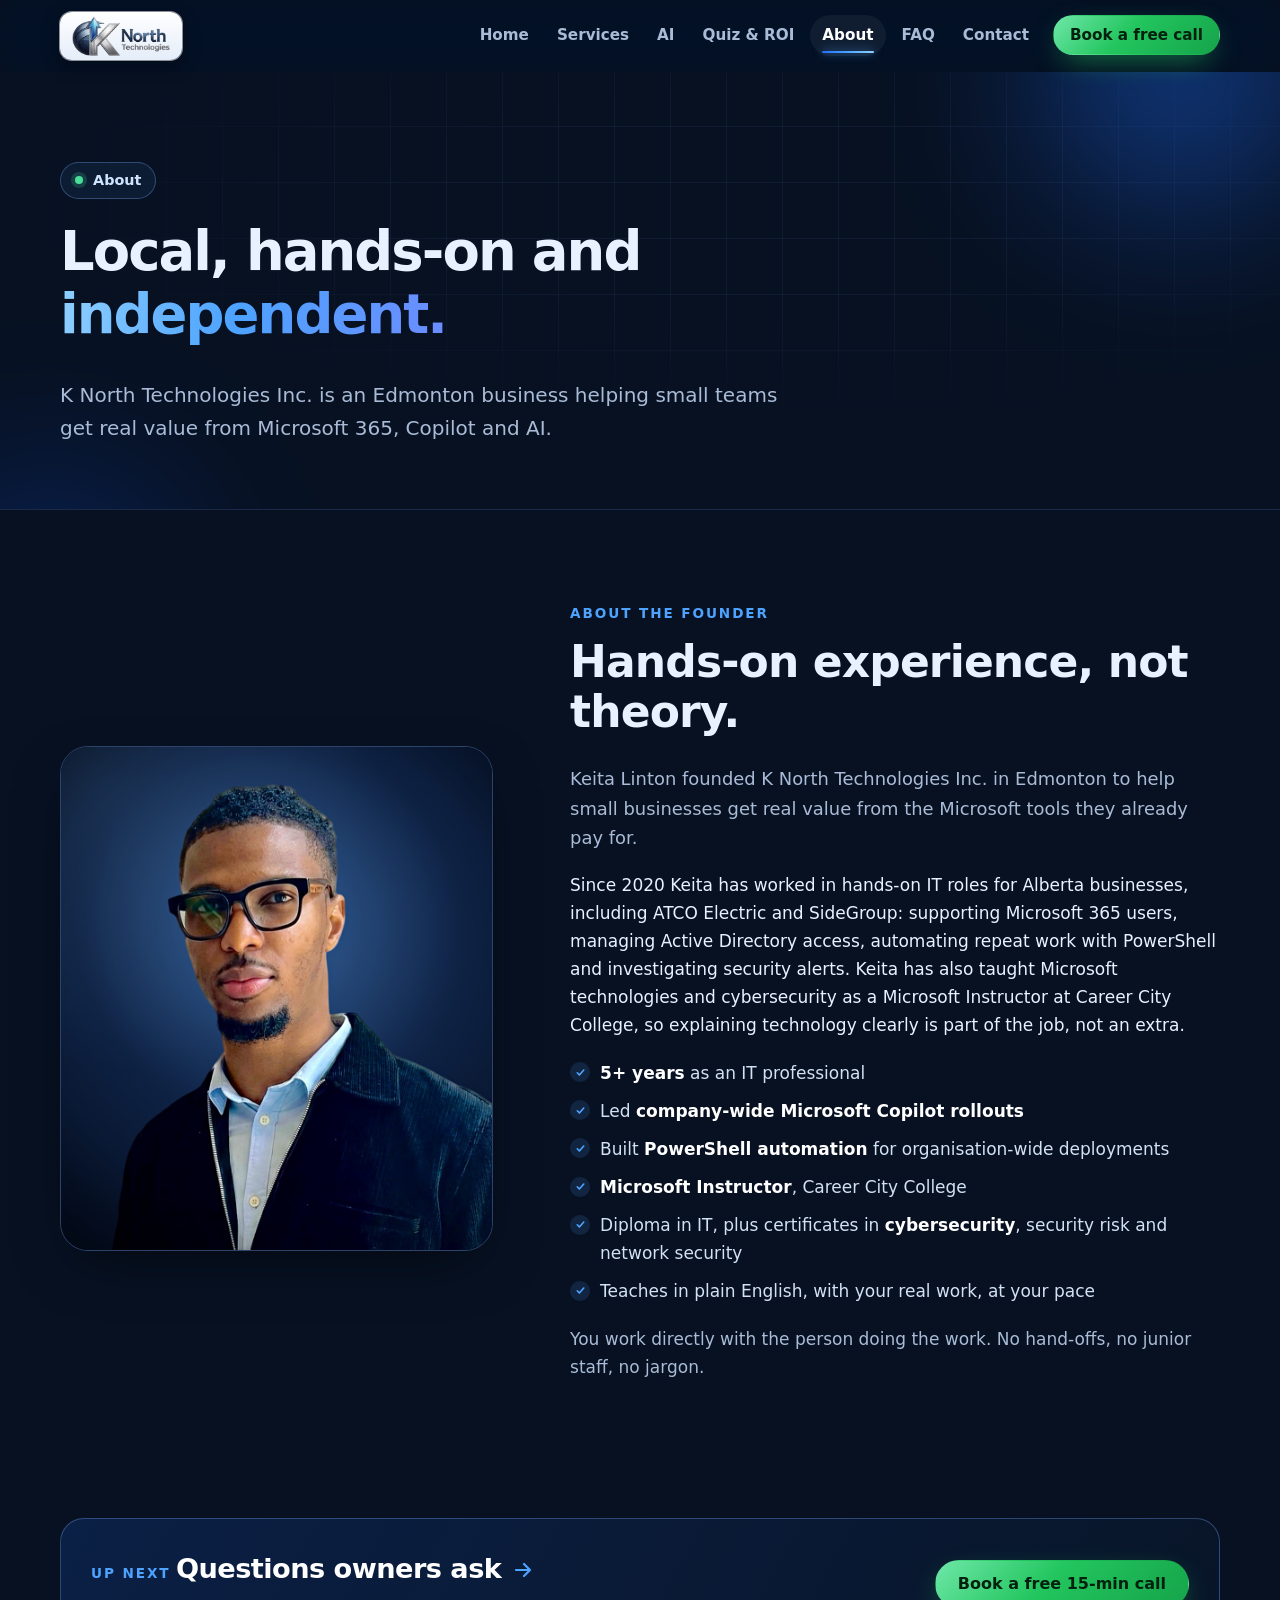
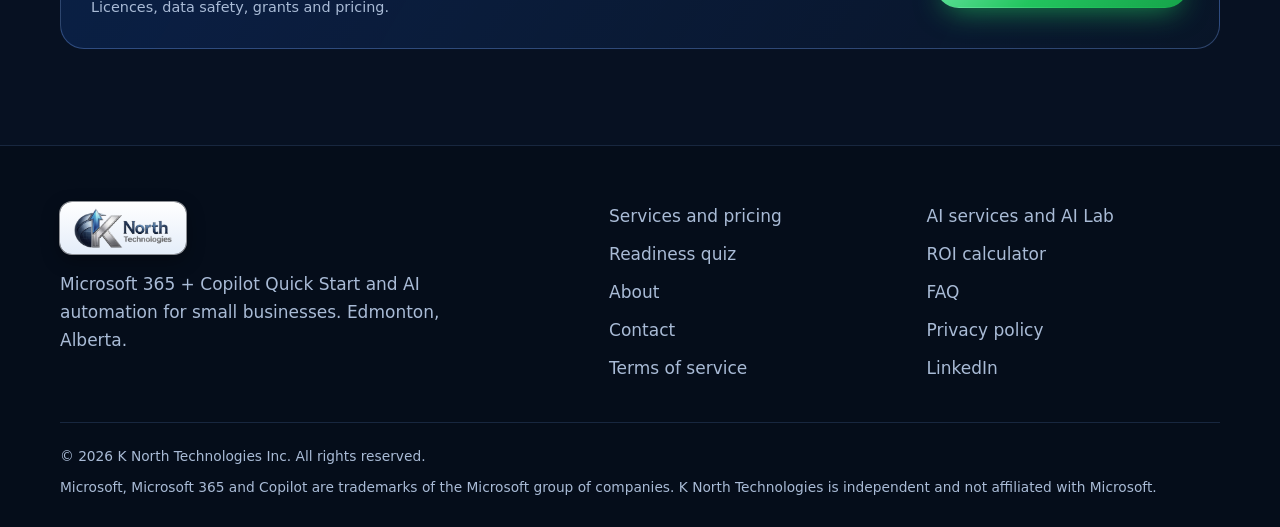
<file: about.html>
<!doctype html>
<html lang="en-CA" data-tab="4">
<head>
  <meta charset="utf-8">
  <meta name="viewport" content="width=device-width, initial-scale=1">
  <title>About K North Technologies | Edmonton Microsoft 365 and AI Consultant</title>
  <meta name="description" content="K North Technologies Inc. is an independent Edmonton business helping small teams get real value from Microsoft 365, Copilot and AI.">
  <meta name="author" content="K North Technologies Inc.">
  <meta name="robots" content="index, follow">
  <meta name="theme-color" content="#0a1628">
  <link rel="canonical" href="https://knorthtechnologies.ca/about.html">

  <!-- Open Graph / social sharing -->
  <meta property="og:type" content="website">
  <meta property="og:site_name" content="K North Technologies">
  <meta property="og:locale" content="en_CA">
  <meta property="og:url" content="https://knorthtechnologies.ca/about.html">
  <meta property="og:title" content="About K North Technologies | Edmonton Microsoft 365 and AI Consultant">
  <meta property="og:description" content="K North Technologies Inc. is an independent Edmonton business helping small teams get real value from Microsoft 365, Copilot and AI.">
  <meta property="og:image" content="https://knorthtechnologies.ca/assets/og-image.png">
  <meta property="og:image:width" content="1200">
  <meta property="og:image:height" content="630">
  <meta property="og:image:alt" content="K North Technologies: Microsoft 365 + Copilot Quick Start">
  <meta name="twitter:card" content="summary_large_image">
  <meta name="twitter:title" content="About K North Technologies | Edmonton Microsoft 365 and AI Consultant">
  <meta name="twitter:description" content="K North Technologies Inc. is an independent Edmonton business helping small teams get real value from Microsoft 365, Copilot and AI.">
  <meta name="twitter:image" content="https://knorthtechnologies.ca/assets/og-image.png">

  <link rel="icon" href="assets/favicon-32.png" sizes="32x32" type="image/png">
  <link rel="apple-touch-icon" href="assets/apple-touch-icon.png">
  <link rel="stylesheet" href="css/styles.css?v=3">
  <script>(function(d){d.classList.add('js');var t=+d.getAttribute('data-tab'),f=null;try{f=sessionStorage.getItem('kn-from');}catch(e){}var dir=(f===null||+f===t)?'':(t>+f?'fwd':'back');var cap='PageRevealEvent' in window;function enter(){d.classList.add('page-enter');if(dir)d.classList.add('enter-'+dir);}if(!cap){d.classList.add('no-vt');enter();}else addEventListener('pagereveal',function(e){var v=e.viewTransition;if(!v){enter();return;}if(dir&&v.types)v.types.add(dir);var q=function(){};if(v.ready)v.ready.catch(q);if(v.finished)v.finished.catch(q);});})(document.documentElement);</script>
</head>
<body>
  <a class="skip-link" href="#main">Skip to main content</a>

  <header class="site-header" id="top">
    <div class="container header-inner">
      <a class="brand" href="index.html" aria-label="K North Technologies home">
        <picture class="brand-logo"><source media="(max-width: 420px)" srcset="assets/logo-mark.png"><img src="assets/logo.png" alt="K North Technologies" width="107" height="44" decoding="async"></picture>
      </a>

      <button class="nav-toggle" type="button" aria-expanded="false" aria-controls="site-nav">
        <span class="nav-toggle-bars" aria-hidden="true"><span></span><span></span><span></span></span>
        <span class="sr-only">Menu</span>
      </button>

      <nav class="site-nav" id="site-nav" aria-label="Main">
        <ul>
          <li><a href="index.html">Home</a></li>
          <li><a href="services.html">Services</a></li>
          <li><a href="ai.html">AI</a></li>
          <li><a href="quiz.html">Quiz &amp; ROI</a></li>
          <li><a href="about.html" class="active" aria-current="page">About<span class="tab-line" aria-hidden="true"></span></a></li>
          <li><a href="faq.html">FAQ</a></li>
          <li><a href="contact.html">Contact</a></li>
          <li class="nav-cta-item"><a class="btn btn-primary btn-sm js-booking" href="contact.html#contact">Book a free call</a></li>
        </ul>
      </nav>
    </div>
  </header>

  <main id="main">
    <!-- PAGE HERO -->
    <section class="page-hero" aria-labelledby="page-title">
      <div class="hero-bg" aria-hidden="true"><div class="grid-lines"></div><div class="grid-lines grid-lines-hi"></div><div class="hero-spot"></div><div class="orb orb-1"></div><div class="orb orb-2"></div></div>
      <div class="container">
        <p class="eyebrow reveal"><span class="dot" aria-hidden="true"></span> About</p>
        <h1 id="page-title" class="reveal">Local, hands-on and <span class="grad">independent.</span></h1>
        <p class="lead reveal">K North Technologies Inc. is an Edmonton business helping small teams get real value from Microsoft 365, Copilot and AI.</p>
      </div>
    </section>

    <section class="section" id="about" aria-labelledby="about-title">
      <div class="container about">
        <div class="about-photo reveal">
          <img src="assets/headshot.jpg" alt="Keita Linton, founder of K North Technologies" width="480" height="560">
        </div>
        <div class="about-copy reveal">
          <p class="kicker">About the founder</p>
          <h2 id="about-title">Hands-on experience, not theory.</h2>
          <p class="lead-sm">Keita Linton founded K North Technologies Inc. in Edmonton to help small businesses get real value from the Microsoft tools they already pay for.</p>
          <p>Since 2020 Keita has worked in hands-on IT roles for Alberta businesses, including ATCO Electric and SideGroup: supporting Microsoft 365 users, managing Active Directory access, automating repeat work with PowerShell and investigating security alerts. Keita has also taught Microsoft technologies and cybersecurity as a Microsoft Instructor at Career City College, so explaining technology clearly is part of the job, not an extra.</p>
          <ul class="ticks">
            <li><strong>5+ years</strong> as an IT professional</li>
            <li>Led <strong>company-wide Microsoft Copilot rollouts</strong></li>
            <li>Built <strong>PowerShell automation</strong> for organisation-wide deployments</li>
            <li><strong>Microsoft Instructor</strong>, Career City College</li>
            <li>Diploma in IT, plus certificates in <strong>cybersecurity</strong>, security risk and network security</li>
            <li>Teaches in plain English, with your real work, at your pace</li>
          </ul>
          <p>You work directly with the person doing the work. No hand-offs, no junior staff, no jargon.</p>
        </div>
      </div>
    </section>

    <!-- NEXT PAGE -->
    <section class="page-next" aria-label="Keep exploring">
      <div class="container page-next-inner reveal">
        <div>
          <p class="kicker">Up next</p>
          <a class="page-next-link" href="faq.html">Questions owners ask
            <svg viewBox="0 0 24 24" aria-hidden="true" focusable="false"><path d="M5 12h14M13 6l6 6-6 6" fill="none" stroke="currentColor" stroke-width="2.2" stroke-linecap="round" stroke-linejoin="round"/></svg>
          </a>
          <p class="hint">Licences, data safety, grants and pricing.</p>
        </div>
        <a class="btn btn-primary js-booking" href="contact.html#contact">Book a free 15-min call</a>
      </div>
    </section>
  </main>

  <footer class="site-footer">
    <div class="container footer-inner">
      <div class="footer-brand">
        <img class="footer-logo" src="assets/logo.png" alt="K North Technologies" width="107" height="44" loading="lazy" decoding="async">
        <p>Microsoft 365 + Copilot Quick Start and AI automation for small businesses. Edmonton, Alberta.</p>
      </div>
      <nav class="footer-nav" aria-label="Footer">
        <ul>
          <li><a href="services.html">Services and pricing</a></li>
          <li><a href="ai.html">AI services and AI Lab</a></li>
          <li><a href="quiz.html">Readiness quiz</a></li>
          <li><a href="quiz.html#roi">ROI calculator</a></li>
          <li><a href="about.html">About</a></li>
          <li><a href="faq.html">FAQ</a></li>
          <li><a href="contact.html">Contact</a></li>
          <li><a href="privacy.html">Privacy policy</a></li>
          <li><a href="terms.html">Terms of service</a></li>
        </ul>
      </nav>
    </div>
    <div class="container footer-legal">
      <p>&copy; <span id="year">2026</span> K North Technologies Inc. All rights reserved.</p>
      <p>Microsoft, Microsoft 365 and Copilot are trademarks of the Microsoft group of companies. K North Technologies is independent and not affiliated with Microsoft.</p>
    </div>
  </footer>

  <script src="js/main.js?v=3" defer></script>
</body>
</html>
</file>
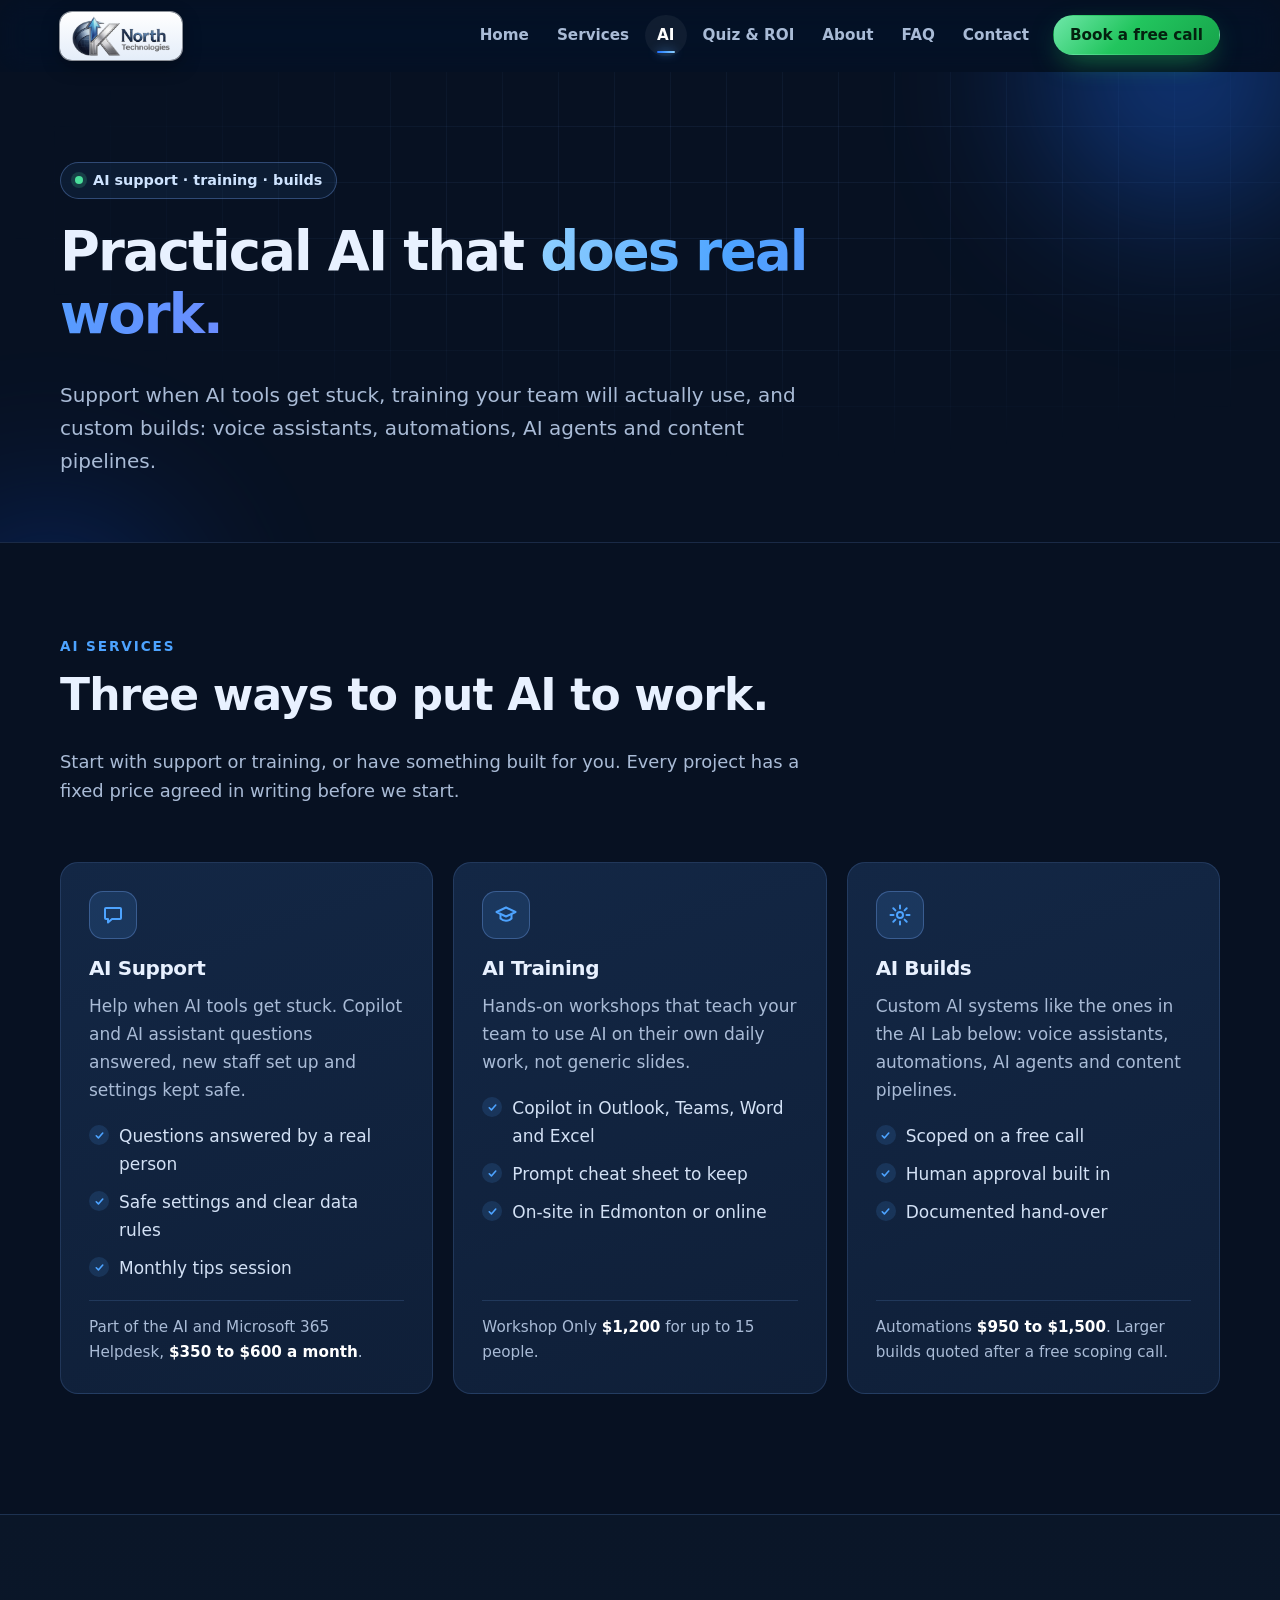
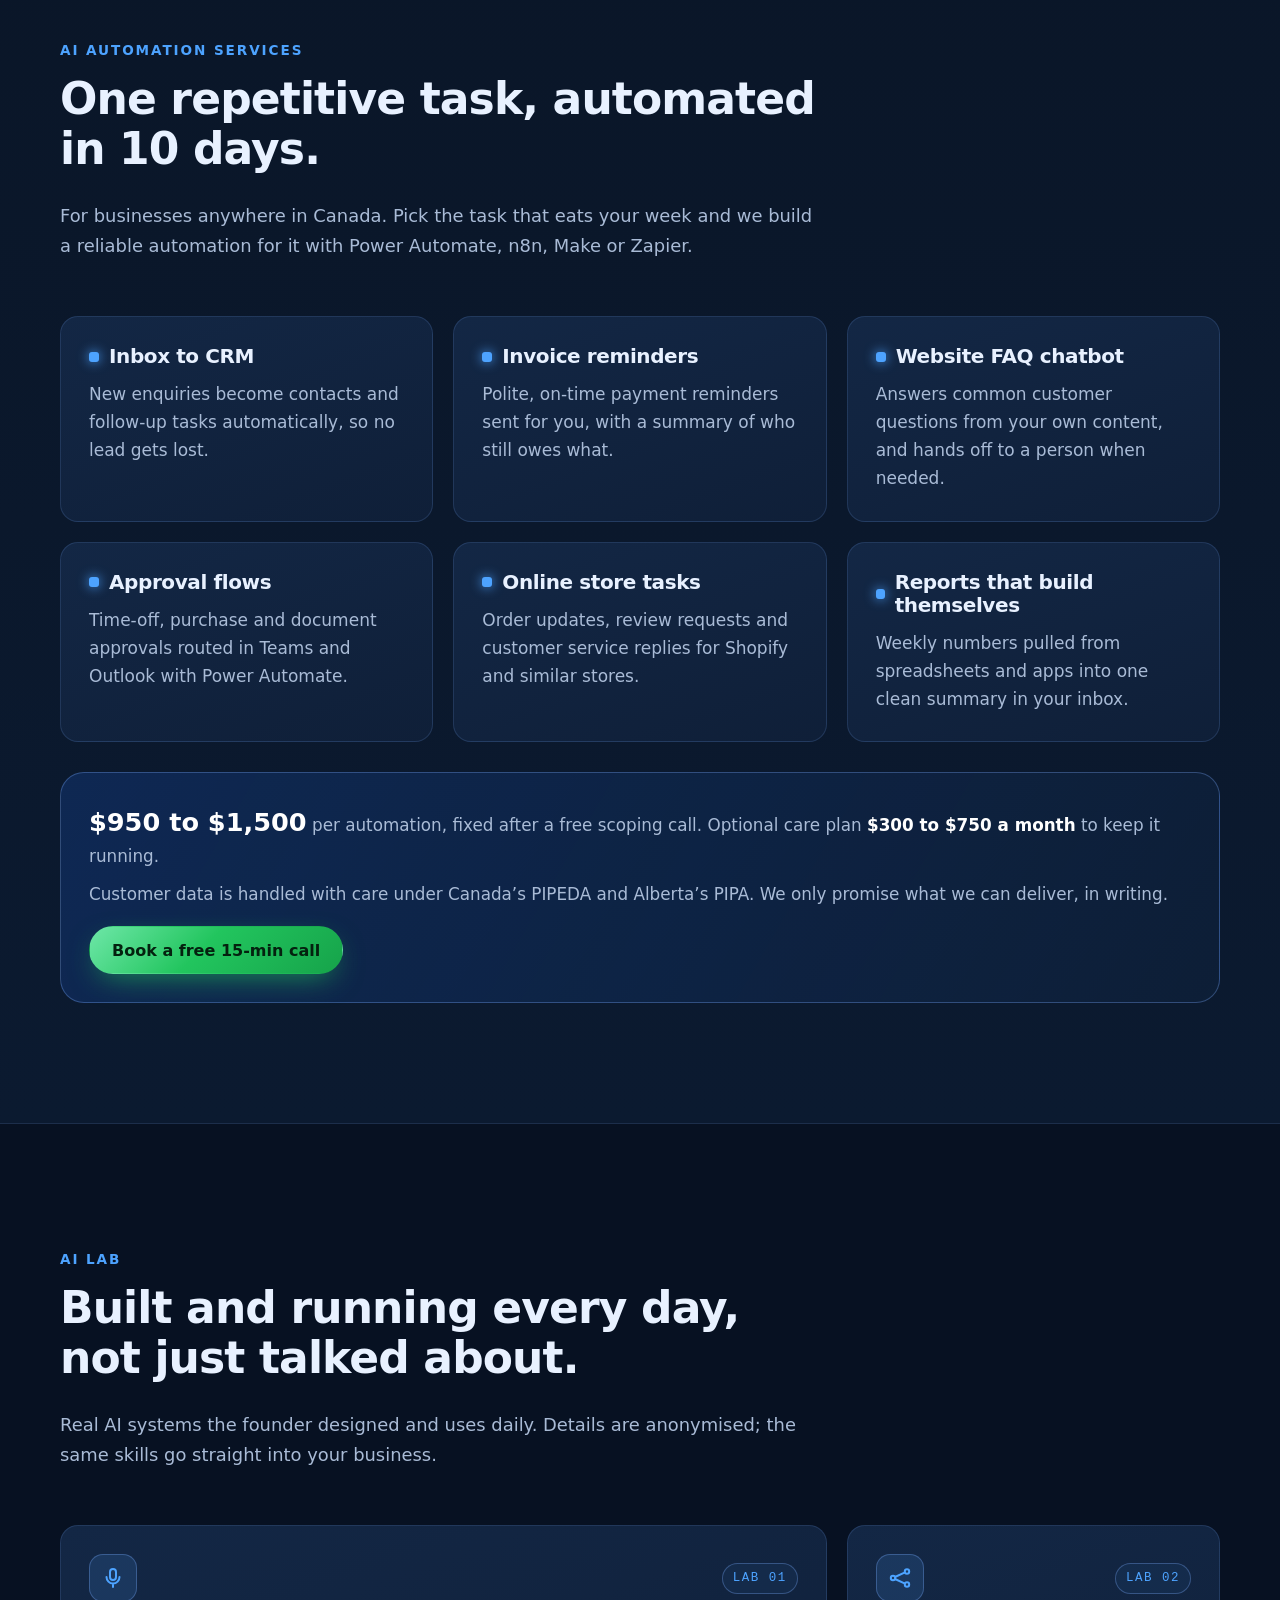
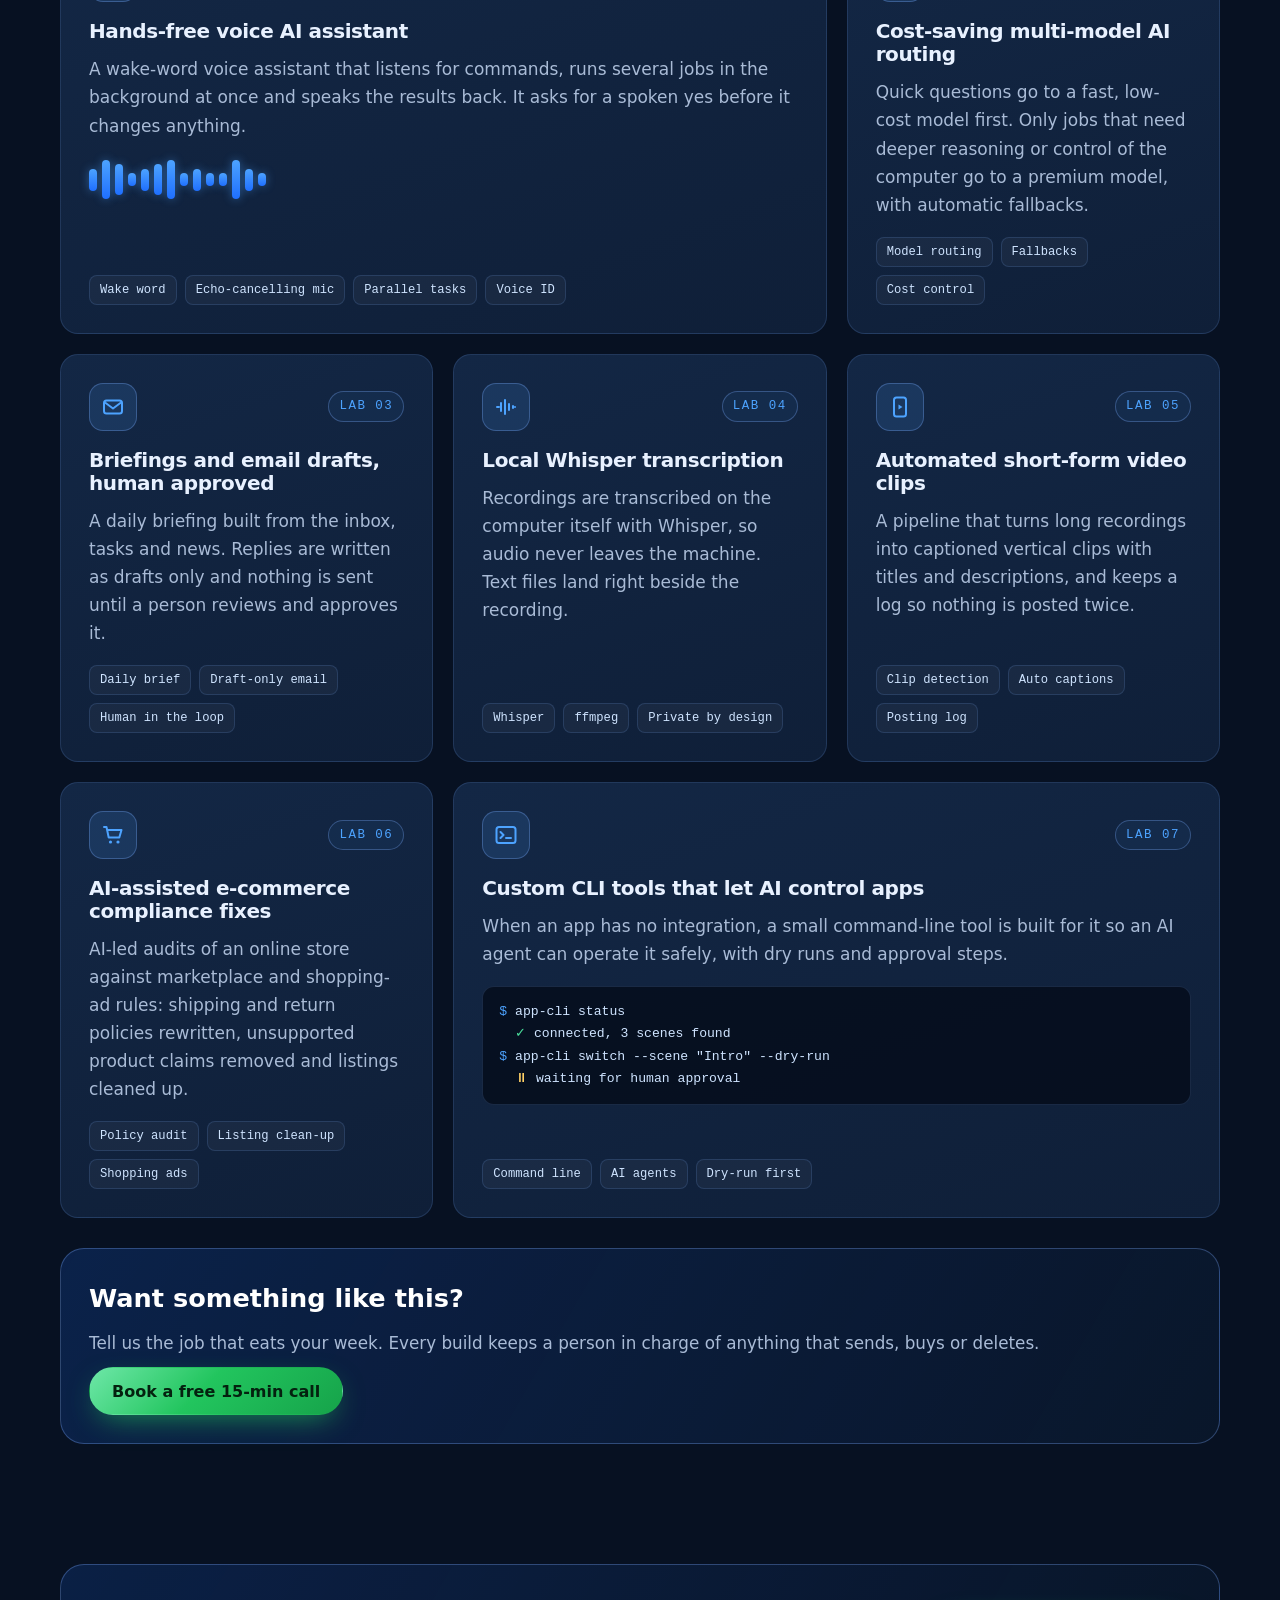
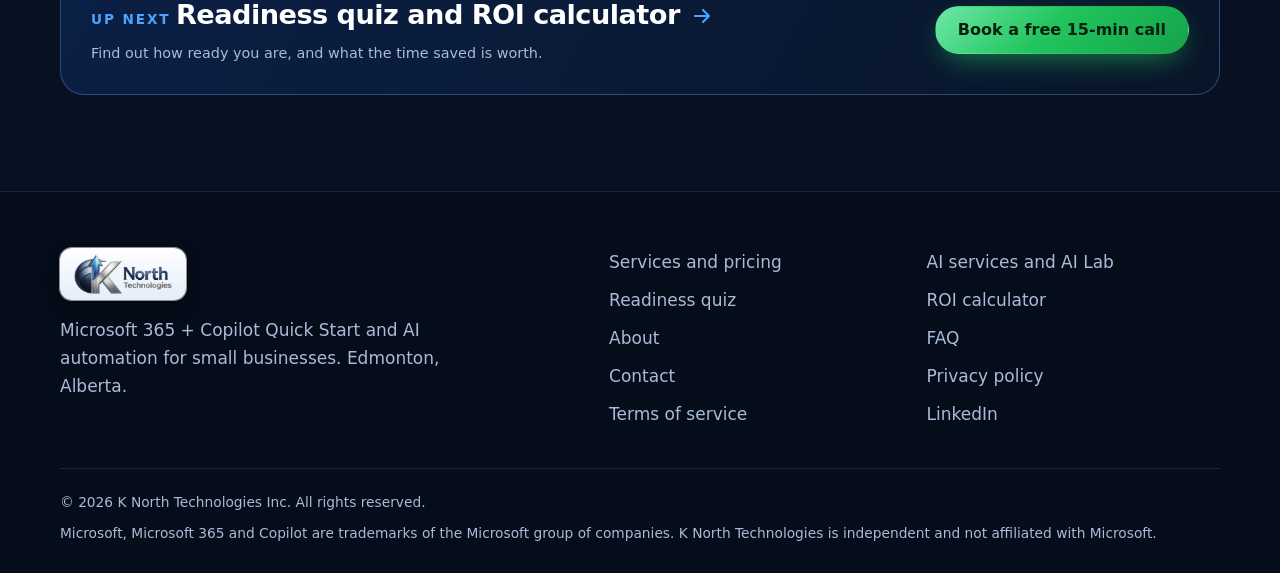
<file: ai.html>
<!doctype html>
<html lang="en-CA" data-tab="2">
<head>
  <meta charset="utf-8">
  <meta name="viewport" content="width=device-width, initial-scale=1">
  <title>AI Support, AI Training and AI Builds | K North Technologies</title>
  <meta name="description" content="Practical AI for small businesses: AI support, hands-on AI training and custom AI builds such as voice assistants, automations, AI agents and content pipelines.">
  <meta name="author" content="K North Technologies Inc.">
  <meta name="robots" content="index, follow">
  <meta name="theme-color" content="#0a1628">
  <link rel="canonical" href="https://knorthtechnologies.ca/ai.html">

  <!-- Open Graph / social sharing -->
  <meta property="og:type" content="website">
  <meta property="og:site_name" content="K North Technologies">
  <meta property="og:locale" content="en_CA">
  <meta property="og:url" content="https://knorthtechnologies.ca/ai.html">
  <meta property="og:title" content="AI Support, AI Training and AI Builds | K North Technologies">
  <meta property="og:description" content="Practical AI for small businesses: AI support, hands-on AI training and custom AI builds such as voice assistants, automations, AI agents and content pipelines.">
  <meta property="og:image" content="https://knorthtechnologies.ca/assets/og-image.png">
  <meta property="og:image:width" content="1200">
  <meta property="og:image:height" content="630">
  <meta property="og:image:alt" content="K North Technologies: Microsoft 365 + Copilot Quick Start">
  <meta name="twitter:card" content="summary_large_image">
  <meta name="twitter:title" content="AI Support, AI Training and AI Builds | K North Technologies">
  <meta name="twitter:description" content="Practical AI for small businesses: AI support, hands-on AI training and custom AI builds such as voice assistants, automations, AI agents and content pipelines.">
  <meta name="twitter:image" content="https://knorthtechnologies.ca/assets/og-image.png">

  <link rel="icon" href="assets/favicon-32.png" sizes="32x32" type="image/png">
  <link rel="apple-touch-icon" href="assets/apple-touch-icon.png">
  <link rel="stylesheet" href="css/styles.css?v=3">
  <script>(function(d){d.classList.add('js');var t=+d.getAttribute('data-tab'),f=null;try{f=sessionStorage.getItem('kn-from');}catch(e){}var dir=(f===null||+f===t)?'':(t>+f?'fwd':'back');var cap='PageRevealEvent' in window;function enter(){d.classList.add('page-enter');if(dir)d.classList.add('enter-'+dir);}if(!cap){d.classList.add('no-vt');enter();}else addEventListener('pagereveal',function(e){var v=e.viewTransition;if(!v){enter();return;}if(dir&&v.types)v.types.add(dir);var q=function(){};if(v.ready)v.ready.catch(q);if(v.finished)v.finished.catch(q);});})(document.documentElement);</script>
</head>
<body>
  <a class="skip-link" href="#main">Skip to main content</a>

  <header class="site-header" id="top">
    <div class="container header-inner">
      <a class="brand" href="index.html" aria-label="K North Technologies home">
        <picture class="brand-logo"><source media="(max-width: 420px)" srcset="assets/logo-mark.png"><img src="assets/logo.png" alt="K North Technologies" width="107" height="44" decoding="async"></picture>
      </a>

      <button class="nav-toggle" type="button" aria-expanded="false" aria-controls="site-nav">
        <span class="nav-toggle-bars" aria-hidden="true"><span></span><span></span><span></span></span>
        <span class="sr-only">Menu</span>
      </button>

      <nav class="site-nav" id="site-nav" aria-label="Main">
        <ul>
          <li><a href="index.html">Home</a></li>
          <li><a href="services.html">Services</a></li>
          <li><a href="ai.html" class="active" aria-current="page">AI<span class="tab-line" aria-hidden="true"></span></a></li>
          <li><a href="quiz.html">Quiz &amp; ROI</a></li>
          <li><a href="about.html">About</a></li>
          <li><a href="faq.html">FAQ</a></li>
          <li><a href="contact.html">Contact</a></li>
          <li class="nav-cta-item"><a class="btn btn-primary btn-sm js-booking" href="contact.html#contact">Book a free call</a></li>
        </ul>
      </nav>
    </div>
  </header>

  <main id="main">
    <!-- PAGE HERO -->
    <section class="page-hero" aria-labelledby="page-title">
      <div class="hero-bg" aria-hidden="true"><div class="grid-lines"></div><div class="grid-lines grid-lines-hi"></div><div class="hero-spot"></div><div class="orb orb-1"></div><div class="orb orb-2"></div></div>
      <div class="container">
        <p class="eyebrow reveal"><span class="dot" aria-hidden="true"></span> AI support · training · builds</p>
        <h1 id="page-title" class="reveal">Practical AI that <span class="grad">does real work.</span></h1>
        <p class="lead reveal">Support when AI tools get stuck, training your team will actually use, and custom builds: voice assistants, automations, AI agents and content pipelines.</p>
      </div>
    </section>

    <!-- AI SERVICES -->
    <section class="section" id="ai-services" aria-labelledby="ai-services-title">
      <div class="container">
        <div class="section-head reveal">
          <p class="kicker">AI services</p>
          <h2 id="ai-services-title">Three ways to put AI to work.</h2>
          <p class="section-lead">Start with support or training, or have something built for you. Every project has a fixed price agreed in writing before we start.</p>
        </div>
        <div class="cards-3 ai-cards">
          <article class="card reveal">
            <div class="card-icon" aria-hidden="true"><svg viewBox="0 0 24 24"><path d="M5 5h14a1 1 0 011 1v9a1 1 0 01-1 1h-8l-4 3.5V16H5a1 1 0 01-1-1V6a1 1 0 011-1z" fill="none" stroke="currentColor" stroke-width="2" stroke-linejoin="round"/></svg></div>
            <h3>AI Support</h3>
            <p>Help when AI tools get stuck. Copilot and AI assistant questions answered, new staff set up and settings kept safe.</p>
            <ul class="ticks">
              <li>Questions answered by a real person</li>
              <li>Safe settings and clear data rules</li>
              <li>Monthly tips session</li>
            </ul>
            <p class="card-price">Part of the AI and Microsoft 365 Helpdesk, <strong>$350 to $600 a month</strong>.</p>
          </article>
          <article class="card reveal">
            <div class="card-icon" aria-hidden="true"><svg viewBox="0 0 24 24"><path d="M2.5 9L12 4.5 21.5 9 12 13.5z" fill="none" stroke="currentColor" stroke-width="2" stroke-linejoin="round"/><path d="M6.5 11v4.5c1.5 1.5 3.5 2.2 5.5 2.2s4-.7 5.5-2.2V11" fill="none" stroke="currentColor" stroke-width="2"/></svg></div>
            <h3>AI Training</h3>
            <p>Hands-on workshops that teach your team to use AI on their own daily work, not generic slides.</p>
            <ul class="ticks">
              <li>Copilot in Outlook, Teams, Word and Excel</li>
              <li>Prompt cheat sheet to keep</li>
              <li>On-site in Edmonton or online</li>
            </ul>
            <p class="card-price">Workshop Only <strong>$1,200</strong> for up to 15 people.</p>
          </article>
          <article class="card reveal">
            <div class="card-icon" aria-hidden="true"><svg viewBox="0 0 24 24"><circle cx="12" cy="12" r="3" fill="none" stroke="currentColor" stroke-width="2"/><path d="M12 2.5v3M12 18.5v3M2.5 12h3M18.5 12h3M5.3 5.3l2.1 2.1M16.6 16.6l2.1 2.1M5.3 18.7l2.1-2.1M16.6 7.4l2.1-2.1" stroke="currentColor" stroke-width="2" stroke-linecap="round"/></svg></div>
            <h3>AI Builds</h3>
            <p>Custom AI systems like the ones in the AI Lab below: voice assistants, automations, AI agents and content pipelines.</p>
            <ul class="ticks">
              <li>Scoped on a free call</li>
              <li>Human approval built in</li>
              <li>Documented hand-over</li>
            </ul>
            <p class="card-price">Automations <strong>$950 to $1,500</strong>. Larger builds quoted after a free scoping call.</p>
          </article>
        </div>
      </div>
    </section>

    <section class="section section-alt" id="automation" aria-labelledby="automation-title">
      <div class="container">
        <div class="section-head reveal">
          <p class="kicker">AI automation services</p>
          <h2 id="automation-title">One repetitive task, automated in 10 days.</h2>
          <p class="section-lead">For businesses anywhere in Canada. Pick the task that eats your week and we build a reliable automation for it with Power Automate, n8n, Make or Zapier.</p>
        </div>
        <div class="cards-3 auto-cards">
          <article class="card reveal"><h3>Inbox to CRM</h3><p>New enquiries become contacts and follow-up tasks automatically, so no lead gets lost.</p></article>
          <article class="card reveal"><h3>Invoice reminders</h3><p>Polite, on-time payment reminders sent for you, with a summary of who still owes what.</p></article>
          <article class="card reveal"><h3>Website FAQ chatbot</h3><p>Answers common customer questions from your own content, and hands off to a person when needed.</p></article>
          <article class="card reveal"><h3>Approval flows</h3><p>Time-off, purchase and document approvals routed in Teams and Outlook with Power Automate.</p></article>
          <article class="card reveal"><h3>Online store tasks</h3><p>Order updates, review requests and customer service replies for Shopify and similar stores.</p></article>
          <article class="card reveal"><h3>Reports that build themselves</h3><p>Weekly numbers pulled from spreadsheets and apps into one clean summary in your inbox.</p></article>
        </div>
        <div class="auto-price reveal">
          <p><span class="amount-sm">$950 to $1,500</span> per automation, fixed after a free scoping call. Optional care plan <strong>$300 to $750 a month</strong> to keep it running.</p>
          <p class="hint">Customer data is handled with care under Canada&rsquo;s PIPEDA and Alberta&rsquo;s PIPA. We only promise what we can deliver, in writing.</p>
          <a class="btn btn-primary js-booking" href="contact.html#contact">Book a free 15-min call</a>
        </div>
      </div>
    </section>

    <!-- AI LAB -->
    <section class="section" id="ai-lab" aria-labelledby="ai-lab-title">
      <div class="container">
        <div class="section-head reveal">
          <p class="kicker">AI Lab</p>
          <h2 id="ai-lab-title">Built and running every day, not just talked about.</h2>
          <p class="section-lead">Real AI systems the founder designed and uses daily. Details are anonymised; the same skills go straight into your business.</p>
        </div>
        <div class="lab-grid">
          <article class="card lab-card lab-wide reveal">
            <div class="lab-top"><div class="card-icon" aria-hidden="true"><svg viewBox="0 0 24 24"><rect x="9" y="3" width="6" height="11" rx="3" fill="none" stroke="currentColor" stroke-width="2"/><path d="M5.5 11a6.5 6.5 0 0013 0M12 17.5V21" fill="none" stroke="currentColor" stroke-width="2" stroke-linecap="round"/></svg></div><span class="lab-no">Lab 01</span></div>
            <h3>Hands-free voice AI assistant</h3>
            <p>A wake-word voice assistant that listens for commands, runs several jobs in the background at once and speaks the results back. It asks for a spoken yes before it changes anything.</p>
            <div class="lab-wave" aria-hidden="true"><i></i><i></i><i></i><i></i><i></i><i></i><i></i><i></i><i></i><i></i><i></i><i></i><i></i><i></i></div>
            <ul class="lab-tags" aria-label="Skills used"><li>Wake word</li><li>Echo-cancelling mic</li><li>Parallel tasks</li><li>Voice ID</li></ul>
          </article>
          <article class="card lab-card  reveal">
            <div class="lab-top"><div class="card-icon" aria-hidden="true"><svg viewBox="0 0 24 24"><circle cx="5" cy="12" r="2.2" fill="none" stroke="currentColor" stroke-width="2"/><circle cx="19" cy="5.5" r="2.2" fill="none" stroke="currentColor" stroke-width="2"/><circle cx="19" cy="18.5" r="2.2" fill="none" stroke="currentColor" stroke-width="2"/><path d="M7 11l10-4.6M7 13l10 4.6" fill="none" stroke="currentColor" stroke-width="2"/></svg></div><span class="lab-no">Lab 02</span></div>
            <h3>Cost-saving multi-model AI routing</h3>
            <p>Quick questions go to a fast, low-cost model first. Only jobs that need deeper reasoning or control of the computer go to a premium model, with automatic fallbacks.</p>
            <ul class="lab-tags" aria-label="Skills used"><li>Model routing</li><li>Fallbacks</li><li>Cost control</li></ul>
          </article>
          <article class="card lab-card  reveal">
            <div class="lab-top"><div class="card-icon" aria-hidden="true"><svg viewBox="0 0 24 24"><rect x="3" y="5.5" width="18" height="13" rx="2.5" fill="none" stroke="currentColor" stroke-width="2"/><path d="M4 7.5l8 6 8-6" fill="none" stroke="currentColor" stroke-width="2" stroke-linejoin="round"/></svg></div><span class="lab-no">Lab 03</span></div>
            <h3>Briefings and email drafts, human approved</h3>
            <p>A daily briefing built from the inbox, tasks and news. Replies are written as drafts only and nothing is sent until a person reviews and approves it.</p>
            <ul class="lab-tags" aria-label="Skills used"><li>Daily brief</li><li>Draft-only email</li><li>Human in the loop</li></ul>
          </article>
          <article class="card lab-card  reveal">
            <div class="lab-top"><div class="card-icon" aria-hidden="true"><svg viewBox="0 0 24 24"><path d="M3 12h2M7 8v8M11 5v14M15 9v6M19 11v2M21 12h0" fill="none" stroke="currentColor" stroke-width="2" stroke-linecap="round"/></svg></div><span class="lab-no">Lab 04</span></div>
            <h3>Local Whisper transcription</h3>
            <p>Recordings are transcribed on the computer itself with Whisper, so audio never leaves the machine. Text files land right beside the recording.</p>
            <ul class="lab-tags" aria-label="Skills used"><li>Whisper</li><li>ffmpeg</li><li>Private by design</li></ul>
          </article>
          <article class="card lab-card  reveal">
            <div class="lab-top"><div class="card-icon" aria-hidden="true"><svg viewBox="0 0 24 24"><rect x="6" y="2.5" width="12" height="19" rx="2.5" fill="none" stroke="currentColor" stroke-width="2"/><path d="M10.5 9.5l4 2.5-4 2.5z" fill="currentColor"/></svg></div><span class="lab-no">Lab 05</span></div>
            <h3>Automated short-form video clips</h3>
            <p>A pipeline that turns long recordings into captioned vertical clips with titles and descriptions, and keeps a log so nothing is posted twice.</p>
            <ul class="lab-tags" aria-label="Skills used"><li>Clip detection</li><li>Auto captions</li><li>Posting log</li></ul>
          </article>
          <article class="card lab-card  reveal">
            <div class="lab-top"><div class="card-icon" aria-hidden="true"><svg viewBox="0 0 24 24"><path d="M3 4h2.5l2.2 10.5h10.6L20.5 7H7" fill="none" stroke="currentColor" stroke-width="2" stroke-linecap="round" stroke-linejoin="round"/><circle cx="9.5" cy="19" r="1.6" fill="currentColor"/><circle cx="17" cy="19" r="1.6" fill="currentColor"/></svg></div><span class="lab-no">Lab 06</span></div>
            <h3>AI-assisted e-commerce compliance fixes</h3>
            <p>AI-led audits of an online store against marketplace and shopping-ad rules: shipping and return policies rewritten, unsupported product claims removed and listings cleaned up.</p>
            <ul class="lab-tags" aria-label="Skills used"><li>Policy audit</li><li>Listing clean-up</li><li>Shopping ads</li></ul>
          </article>
          <article class="card lab-card lab-wide reveal">
            <div class="lab-top"><div class="card-icon" aria-hidden="true"><svg viewBox="0 0 24 24"><rect x="2.5" y="4" width="19" height="16" rx="2.5" fill="none" stroke="currentColor" stroke-width="2"/><path d="M6.5 9l3 3-3 3M12 15h5" fill="none" stroke="currentColor" stroke-width="2" stroke-linecap="round" stroke-linejoin="round"/></svg></div><span class="lab-no">Lab 07</span></div>
            <h3>Custom CLI tools that let AI control apps</h3>
            <p>When an app has no integration, a small command-line tool is built for it so an AI agent can operate it safely, with dry runs and approval steps.</p>
            <pre class="lab-term" aria-hidden="true"><span class="c">$</span> app-cli status
  <span class="ok-t">&#10003;</span> connected, 3 scenes found
<span class="c">$</span> app-cli switch --scene "Intro" --dry-run
  <span class="wait-t">&#9208;</span> waiting for human approval</pre>
            <ul class="lab-tags" aria-label="Skills used"><li>Command line</li><li>AI agents</li><li>Dry-run first</li></ul>
          </article>
        </div>
        <div class="auto-price lab-cta reveal">
          <p><span class="amount-sm">Want something like this?</span></p>
          <p>Tell us the job that eats your week. Every build keeps a person in charge of anything that sends, buys or deletes.</p>
          <a class="btn btn-primary js-booking" href="contact.html#contact">Book a free 15-min call</a>
        </div>
      </div>
    </section>

    <!-- NEXT PAGE -->
    <section class="page-next" aria-label="Keep exploring">
      <div class="container page-next-inner reveal">
        <div>
          <p class="kicker">Up next</p>
          <a class="page-next-link" href="quiz.html">Readiness quiz and ROI calculator
            <svg viewBox="0 0 24 24" aria-hidden="true" focusable="false"><path d="M5 12h14M13 6l6 6-6 6" fill="none" stroke="currentColor" stroke-width="2.2" stroke-linecap="round" stroke-linejoin="round"/></svg>
          </a>
          <p class="hint">Find out how ready you are, and what the time saved is worth.</p>
        </div>
        <a class="btn btn-primary js-booking" href="contact.html#contact">Book a free 15-min call</a>
      </div>
    </section>
  </main>

  <footer class="site-footer">
    <div class="container footer-inner">
      <div class="footer-brand">
        <img class="footer-logo" src="assets/logo.png" alt="K North Technologies" width="107" height="44" loading="lazy" decoding="async">
        <p>Microsoft 365 + Copilot Quick Start and AI automation for small businesses. Edmonton, Alberta.</p>
      </div>
      <nav class="footer-nav" aria-label="Footer">
        <ul>
          <li><a href="services.html">Services and pricing</a></li>
          <li><a href="ai.html">AI services and AI Lab</a></li>
          <li><a href="quiz.html">Readiness quiz</a></li>
          <li><a href="quiz.html#roi">ROI calculator</a></li>
          <li><a href="about.html">About</a></li>
          <li><a href="faq.html">FAQ</a></li>
          <li><a href="contact.html">Contact</a></li>
          <li><a href="privacy.html">Privacy policy</a></li>
          <li><a href="terms.html">Terms of service</a></li>
        </ul>
      </nav>
    </div>
    <div class="container footer-legal">
      <p>&copy; <span id="year">2026</span> K North Technologies Inc. All rights reserved.</p>
      <p>Microsoft, Microsoft 365 and Copilot are trademarks of the Microsoft group of companies. K North Technologies is independent and not affiliated with Microsoft.</p>
    </div>
  </footer>

  <script src="js/main.js?v=3" defer></script>
</body>
</html>
</file>
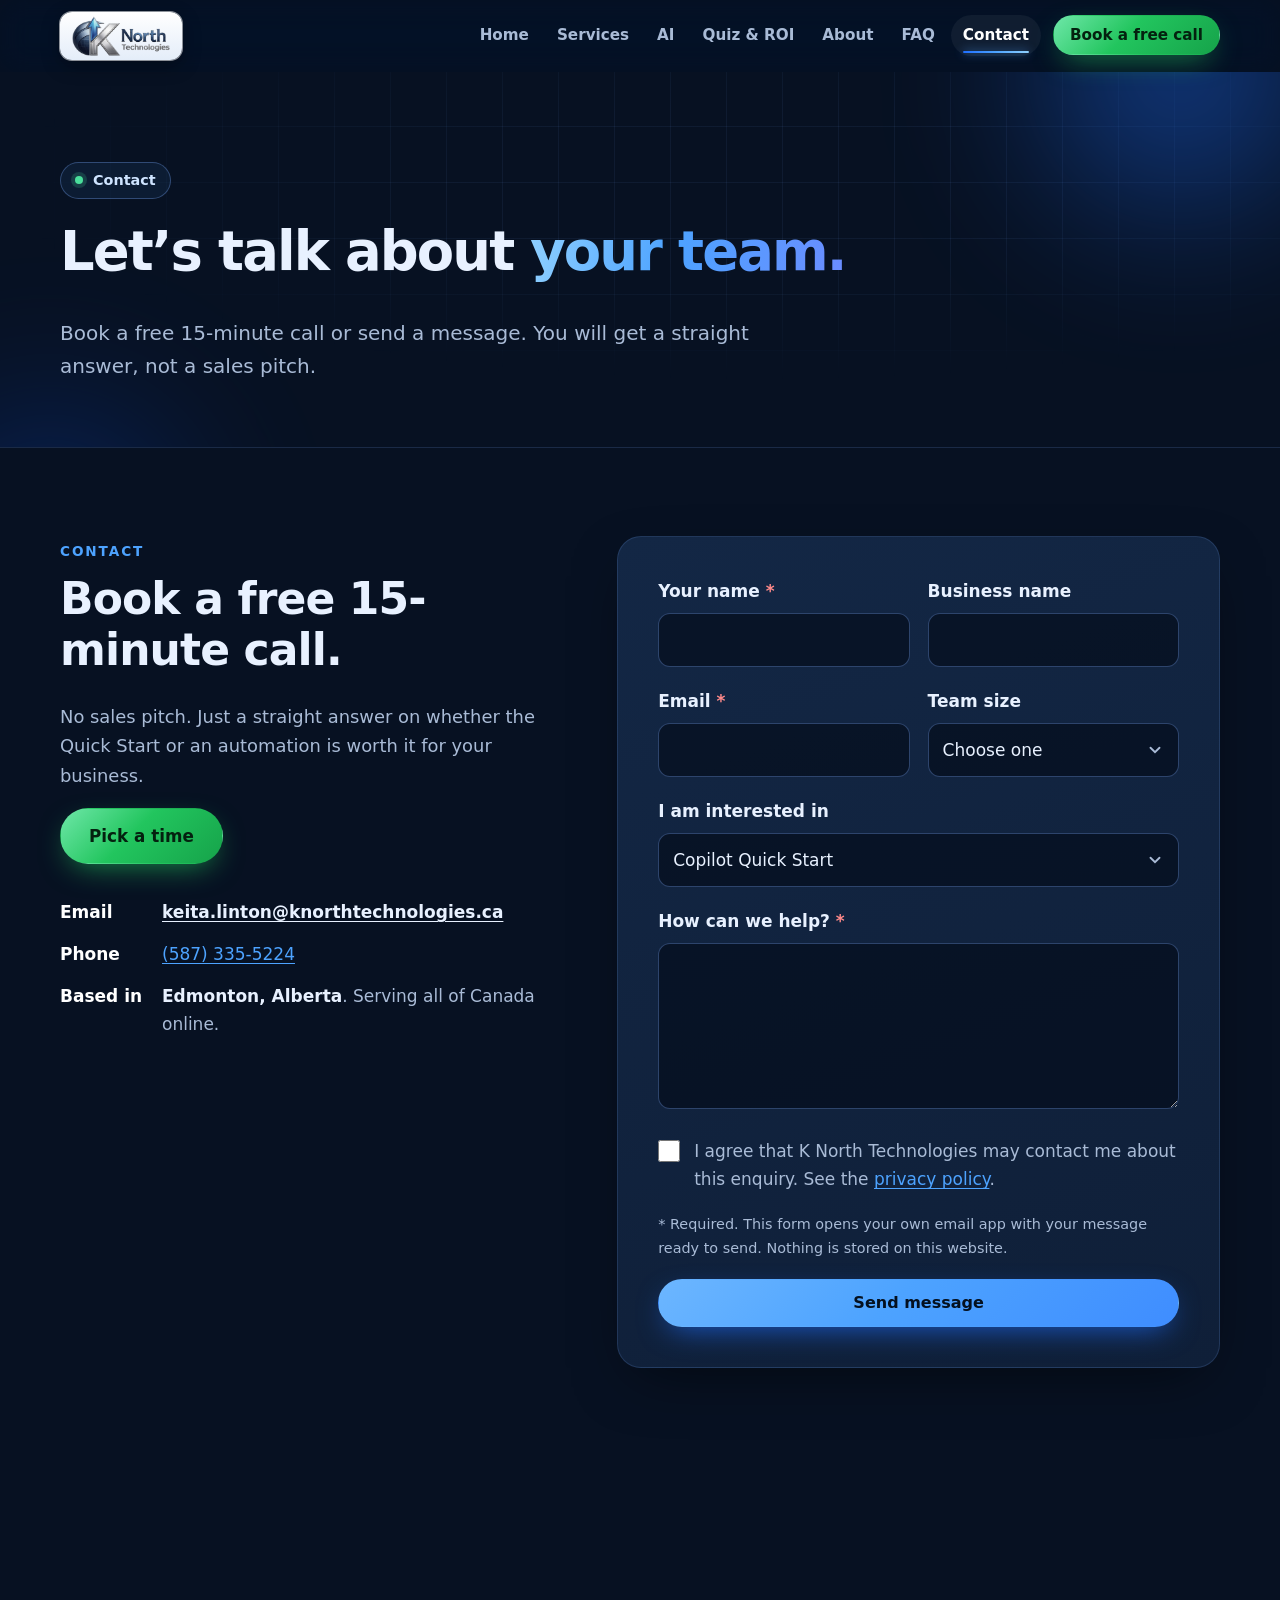
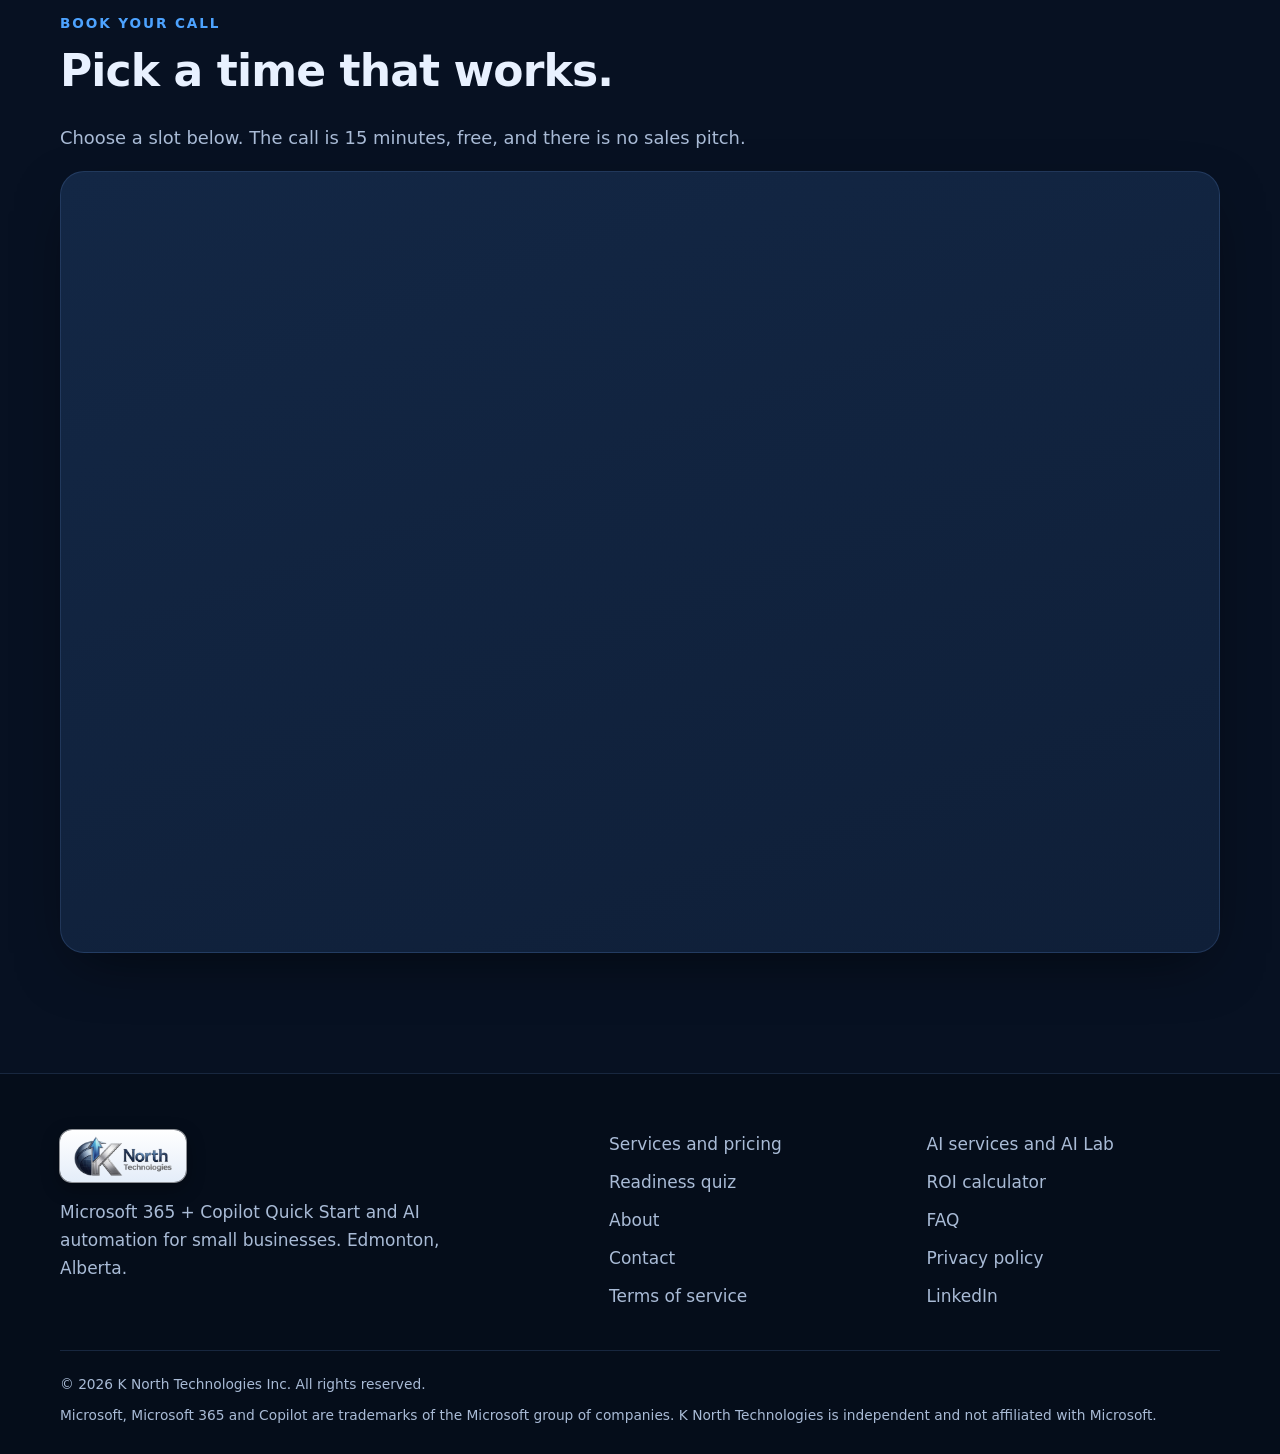
<file: contact.html>
<!doctype html>
<html lang="en-CA" data-tab="6">
<head>
  <meta charset="utf-8">
  <meta name="viewport" content="width=device-width, initial-scale=1">
  <title>Contact K North Technologies | Book a Free 15-Minute Call</title>
  <meta name="description" content="Book a free 15-minute call with K North Technologies in Edmonton, or send a message about the Copilot Quick Start, AI training or an AI automation.">
  <meta name="author" content="K North Technologies Inc.">
  <meta name="robots" content="index, follow">
  <meta name="theme-color" content="#0a1628">
  <link rel="canonical" href="https://knorthtechnologies.ca/contact.html">

  <!-- Open Graph / social sharing -->
  <meta property="og:type" content="website">
  <meta property="og:site_name" content="K North Technologies">
  <meta property="og:locale" content="en_CA">
  <meta property="og:url" content="https://knorthtechnologies.ca/contact.html">
  <meta property="og:title" content="Contact K North Technologies | Book a Free 15-Minute Call">
  <meta property="og:description" content="Book a free 15-minute call with K North Technologies in Edmonton, or send a message about the Copilot Quick Start, AI training or an AI automation.">
  <meta property="og:image" content="https://knorthtechnologies.ca/assets/og-image.png">
  <meta property="og:image:width" content="1200">
  <meta property="og:image:height" content="630">
  <meta property="og:image:alt" content="K North Technologies: Microsoft 365 + Copilot Quick Start">
  <meta name="twitter:card" content="summary_large_image">
  <meta name="twitter:title" content="Contact K North Technologies | Book a Free 15-Minute Call">
  <meta name="twitter:description" content="Book a free 15-minute call with K North Technologies in Edmonton, or send a message about the Copilot Quick Start, AI training or an AI automation.">
  <meta name="twitter:image" content="https://knorthtechnologies.ca/assets/og-image.png">

  <link rel="icon" href="assets/favicon-32.png" sizes="32x32" type="image/png">
  <link rel="apple-touch-icon" href="assets/apple-touch-icon.png">
  <link rel="stylesheet" href="css/styles.css?v=3">
  <script>(function(d){d.classList.add('js');var t=+d.getAttribute('data-tab'),f=null;try{f=sessionStorage.getItem('kn-from');}catch(e){}var dir=(f===null||+f===t)?'':(t>+f?'fwd':'back');var cap='PageRevealEvent' in window;function enter(){d.classList.add('page-enter');if(dir)d.classList.add('enter-'+dir);}if(!cap){d.classList.add('no-vt');enter();}else addEventListener('pagereveal',function(e){var v=e.viewTransition;if(!v){enter();return;}if(dir&&v.types)v.types.add(dir);var q=function(){};if(v.ready)v.ready.catch(q);if(v.finished)v.finished.catch(q);});})(document.documentElement);</script>
</head>
<body>
  <a class="skip-link" href="#main">Skip to main content</a>

  <header class="site-header" id="top">
    <div class="container header-inner">
      <a class="brand" href="index.html" aria-label="K North Technologies home">
        <picture class="brand-logo"><source media="(max-width: 420px)" srcset="assets/logo-mark.png"><img src="assets/logo.png" alt="K North Technologies" width="107" height="44" decoding="async"></picture>
      </a>

      <button class="nav-toggle" type="button" aria-expanded="false" aria-controls="site-nav">
        <span class="nav-toggle-bars" aria-hidden="true"><span></span><span></span><span></span></span>
        <span class="sr-only">Menu</span>
      </button>

      <nav class="site-nav" id="site-nav" aria-label="Main">
        <ul>
          <li><a href="index.html">Home</a></li>
          <li><a href="services.html">Services</a></li>
          <li><a href="ai.html">AI</a></li>
          <li><a href="quiz.html">Quiz &amp; ROI</a></li>
          <li><a href="about.html">About</a></li>
          <li><a href="faq.html">FAQ</a></li>
          <li><a href="contact.html" class="active" aria-current="page">Contact<span class="tab-line" aria-hidden="true"></span></a></li>
          <li class="nav-cta-item"><a class="btn btn-primary btn-sm js-booking" href="#contact">Book a free call</a></li>
        </ul>
      </nav>
    </div>
  </header>

  <main id="main">
    <!-- PAGE HERO -->
    <section class="page-hero" aria-labelledby="page-title">
      <div class="hero-bg" aria-hidden="true"><div class="grid-lines"></div><div class="grid-lines grid-lines-hi"></div><div class="hero-spot"></div><div class="orb orb-1"></div><div class="orb orb-2"></div></div>
      <div class="container">
        <p class="reveal" style="margin:0"><a class="eyebrow" href="#contact-form"><span class="dot" aria-hidden="true"></span> Contact</a></p>
        <h1 id="page-title" class="reveal">Let&rsquo;s talk about <span class="grad">your team.</span></h1>
        <p class="lead reveal">Book a free 15-minute call or send a message. You will get a straight answer, not a sales pitch.</p>
      </div>
    </section>

    <section class="section" id="contact" aria-labelledby="contact-title">
      <div class="container contact">
        <div class="contact-copy reveal">
          <p class="kicker">Contact</p>
          <h2 id="contact-title">Book a free 15-minute call.</h2>
          <p class="lead-sm">No sales pitch. Just a straight answer on whether the Quick Start or an automation is worth it for your business.</p>
          <a class="btn btn-primary btn-lg js-booking" href="mailto:keita.linton@knorthtechnologies.ca?subject=Free%2015-minute%20call" data-booking-text="Pick a time">Email to book your call</a>
          <ul class="contact-list">
            <li><span class="cl-label">Email</span> <a class="js-email cl-strong" href="mailto:keita.linton@knorthtechnologies.ca">keita.linton@knorthtechnologies.ca</a></li>
            <li class="js-phone-item" hidden><span class="cl-label">Phone</span> <a class="js-phone" href="#contact"></a></li>
            <li><span class="cl-label">Based in</span> <span><strong class="cl-strong">Edmonton, Alberta</strong>. Serving all of Canada online.</span></li>
          </ul>
        </div>

        <div class="contact-form-wrap panel reveal">
          <form id="contact-form" class="contact-form" action="mailto:keita.linton@knorthtechnologies.ca" method="post" enctype="text/plain" novalidate>
            <div class="field-row">
              <div class="field">
                <label for="cf-name">Your name <span class="req" aria-hidden="true">*</span></label>
                <input id="cf-name" name="name" type="text" autocomplete="name" required aria-describedby="cf-name-err">
                <p class="field-error" id="cf-name-err" aria-live="polite"></p>
              </div>
              <div class="field">
                <label for="cf-business">Business name</label>
                <input id="cf-business" name="business" type="text" autocomplete="organization">
              </div>
            </div>
            <div class="field-row">
              <div class="field">
                <label for="cf-email">Email <span class="req" aria-hidden="true">*</span></label>
                <input id="cf-email" name="email" type="email" autocomplete="email" required aria-describedby="cf-email-err">
                <p class="field-error" id="cf-email-err" aria-live="polite"></p>
              </div>
              <div class="field">
                <label for="cf-size">Team size</label>
                <select id="cf-size" name="team_size">
                  <option value="">Choose one</option>
                  <option>1 to 4</option>
                  <option>5 to 15</option>
                  <option>16 to 50</option>
                  <option>More than 50</option>
                </select>
              </div>
            </div>
            <div class="field">
              <label for="cf-interest">I am interested in</label>
              <select id="cf-interest" name="interest">
                <option>Copilot Quick Start</option>
                <option>Readiness Check only</option>
                <option>Workshop only</option>
                <option>AI automation</option>
                <option>Monthly helpdesk</option>
                <option>Not sure yet</option>
              </select>
            </div>
            <div class="field">
              <label for="cf-message">How can we help? <span class="req" aria-hidden="true">*</span></label>
              <textarea id="cf-message" name="message" rows="5" required aria-describedby="cf-message-err"></textarea>
              <p class="field-error" id="cf-message-err" aria-live="polite"></p>
            </div>
            <div class="field check">
              <input id="cf-consent" name="consent" type="checkbox" required aria-describedby="cf-consent-err">
              <label for="cf-consent">I agree that K North Technologies may contact me about this enquiry. See the <a href="privacy.html">privacy policy</a>.</label>
              <p class="field-error" id="cf-consent-err" aria-live="polite"></p>
            </div>
            <p class="hint"><span aria-hidden="true">*</span> Required. This form opens your own email app with your message ready to send. Nothing is stored on this website.</p>
            <button type="submit" class="btn btn-primary btn-block">Send message</button>
            <div class="form-status" id="form-status" role="status" aria-live="polite"></div>
          </form>
        </div>
      </div>
    </section>

    <!-- BOOKING: Calendly embedded on this page, so visitors book here instead of being sent to calendly.com -->
    <section class="section" id="book" aria-labelledby="book-title">
      <div class="container">
        <p class="kicker reveal">Book your call</p>
        <h2 id="book-title" class="reveal">Pick a time that works.</h2>
        <p class="lead-sm reveal">Choose a slot below. The call is 15 minutes, free, and there is no sales pitch.</p>
        <div class="panel reveal">
          <!-- Calendly inline widget begin -->
          <div class="calendly-inline-widget" data-url="https://calendly.com/keita-linton-knorthtechnologies/free-call" style="min-width:320px;height:700px;"></div>
          <script type="text/javascript" src="https://assets.calendly.com/assets/external/widget.js" async></script>
          <!-- Calendly inline widget end -->
        </div>
      </div>
    </section>
  </main>

  <footer class="site-footer">
    <div class="container footer-inner">
      <div class="footer-brand">
        <img class="footer-logo" src="assets/logo.png" alt="K North Technologies" width="107" height="44" loading="lazy" decoding="async">
        <p>Microsoft 365 + Copilot Quick Start and AI automation for small businesses. Edmonton, Alberta.</p>
      </div>
      <nav class="footer-nav" aria-label="Footer">
        <ul>
          <li><a href="services.html">Services and pricing</a></li>
          <li><a href="ai.html">AI services and AI Lab</a></li>
          <li><a href="quiz.html">Readiness quiz</a></li>
          <li><a href="quiz.html#roi">ROI calculator</a></li>
          <li><a href="about.html">About</a></li>
          <li><a href="faq.html">FAQ</a></li>
          <li><a href="contact.html">Contact</a></li>
          <li><a href="privacy.html">Privacy policy</a></li>
          <li><a href="terms.html">Terms of service</a></li>
        </ul>
      </nav>
    </div>
    <div class="container footer-legal">
      <p>&copy; <span id="year">2026</span> K North Technologies Inc. All rights reserved.</p>
      <p>Microsoft, Microsoft 365 and Copilot are trademarks of the Microsoft group of companies. K North Technologies is independent and not affiliated with Microsoft.</p>
    </div>
  </footer>

  <script src="js/main.js?v=3" defer></script>
</body>
</html>
</file>
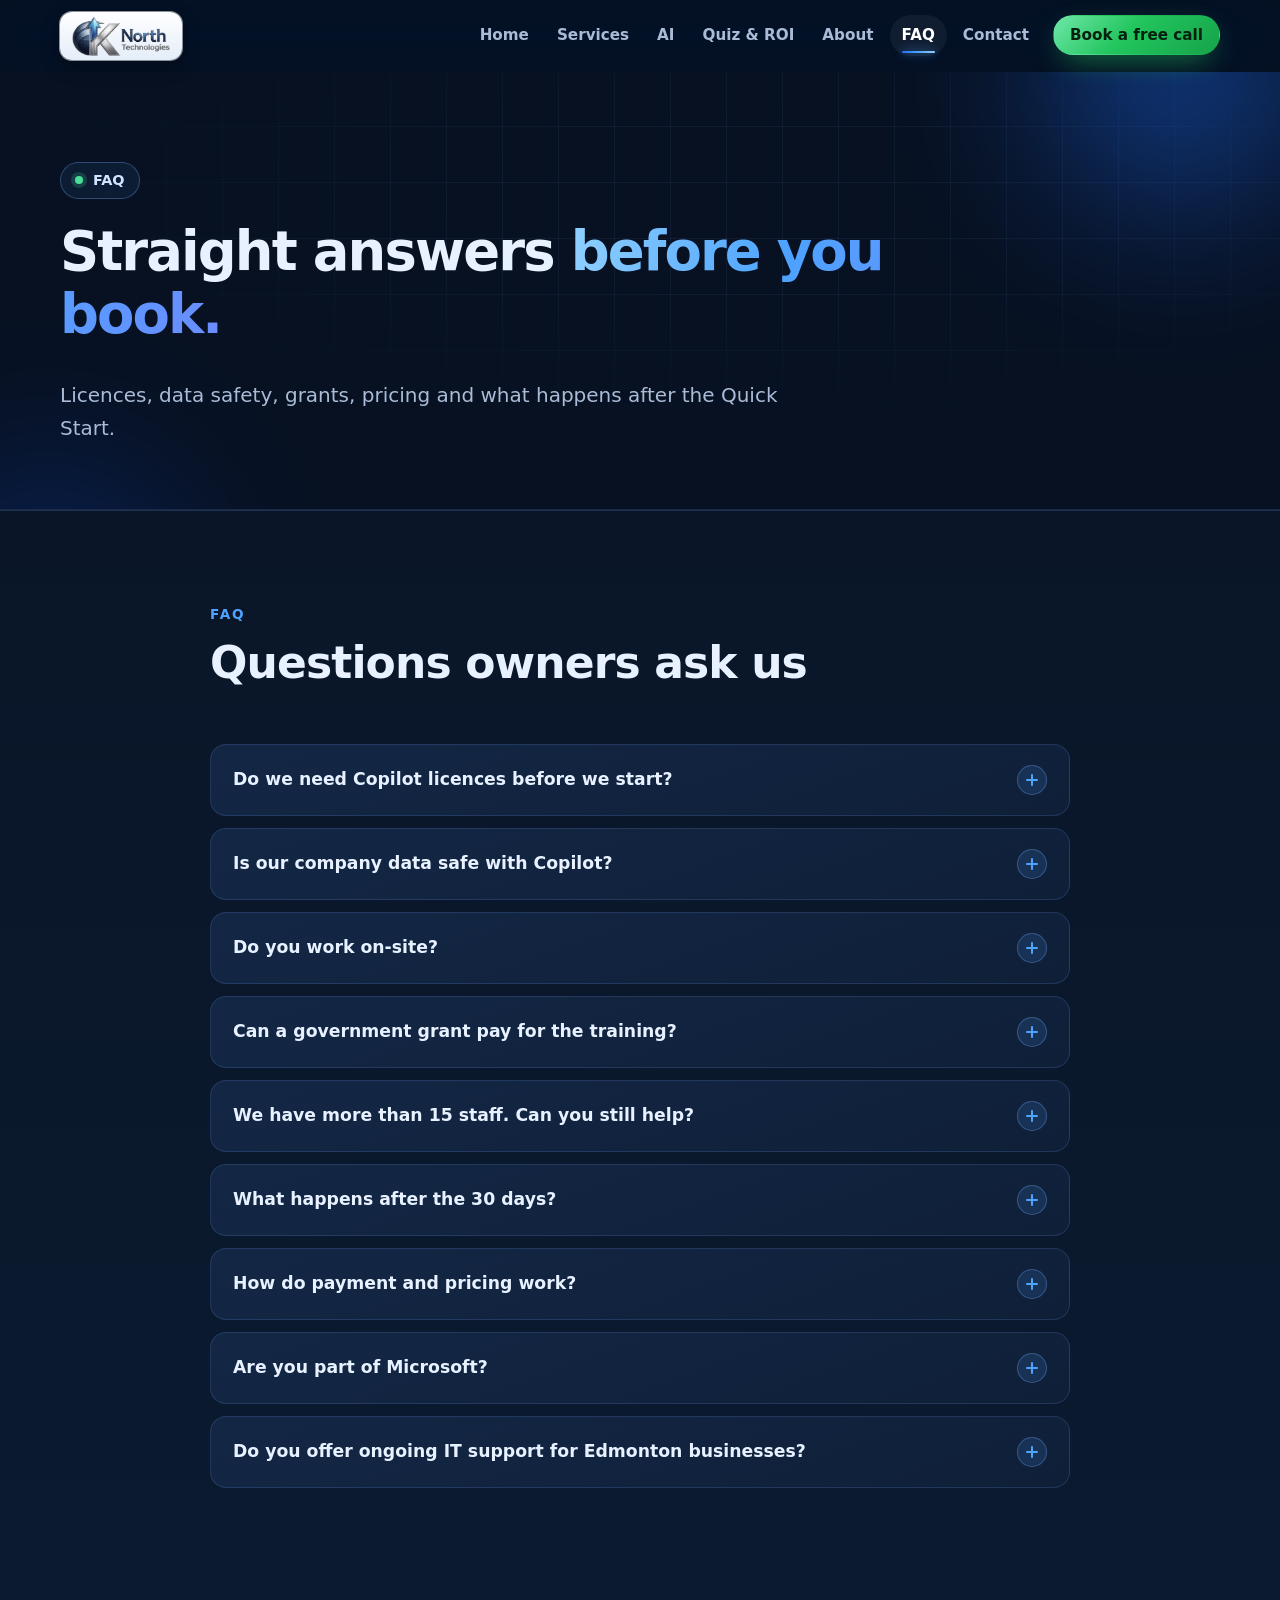
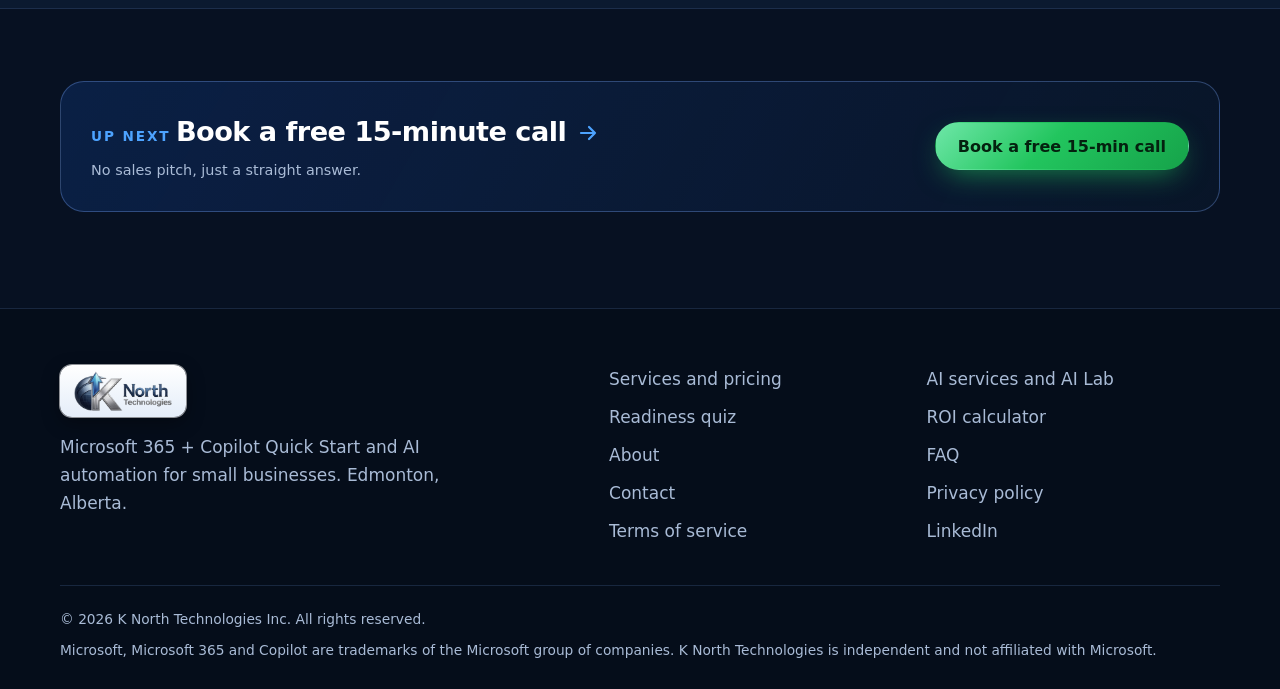
<file: faq.html>
<!doctype html>
<html lang="en-CA" data-tab="5">
<head>
  <meta charset="utf-8">
  <meta name="viewport" content="width=device-width, initial-scale=1">
  <title>FAQ: IT Support, Copilot, Microsoft 365, Grants | K North Technologies</title>
  <meta name="description" content="Answers about IT support, Copilot licences, data safety, on-site work, the Canada-Alberta Productivity Grant, team size and payment for K North Technologies services.">
  <meta name="author" content="K North Technologies Inc.">
  <meta name="robots" content="index, follow">
  <meta name="theme-color" content="#0a1628">
  <link rel="canonical" href="https://knorthtechnologies.ca/faq.html">

  <!-- Open Graph / social sharing -->
  <meta property="og:type" content="website">
  <meta property="og:site_name" content="K North Technologies">
  <meta property="og:locale" content="en_CA">
  <meta property="og:url" content="https://knorthtechnologies.ca/faq.html">
  <meta property="og:title" content="FAQ: IT Support, Copilot, Microsoft 365, Grants | K North Technologies">
  <meta property="og:description" content="Answers about IT support, Copilot licences, data safety, on-site work, the Canada-Alberta Productivity Grant, team size and payment for K North Technologies services.">
  <meta property="og:image" content="https://knorthtechnologies.ca/assets/og-image.png">
  <meta property="og:image:width" content="1200">
  <meta property="og:image:height" content="630">
  <meta property="og:image:alt" content="K North Technologies: Microsoft 365 + Copilot Quick Start">
  <meta name="twitter:card" content="summary_large_image">
  <meta name="twitter:title" content="FAQ: IT Support, Copilot, Microsoft 365, Grants | K North Technologies">
  <meta name="twitter:description" content="Answers about IT support, Copilot licences, data safety, on-site work, the Canada-Alberta Productivity Grant, team size and payment for K North Technologies services.">
  <meta name="twitter:image" content="https://knorthtechnologies.ca/assets/og-image.png">

  <link rel="icon" href="assets/favicon-32.png" sizes="32x32" type="image/png">
  <link rel="apple-touch-icon" href="assets/apple-touch-icon.png">
  <link rel="stylesheet" href="css/styles.css?v=3">
  <script>(function(d){d.classList.add('js');var t=+d.getAttribute('data-tab'),f=null;try{f=sessionStorage.getItem('kn-from');}catch(e){}var dir=(f===null||+f===t)?'':(t>+f?'fwd':'back');var cap='PageRevealEvent' in window;function enter(){d.classList.add('page-enter');if(dir)d.classList.add('enter-'+dir);}if(!cap){d.classList.add('no-vt');enter();}else addEventListener('pagereveal',function(e){var v=e.viewTransition;if(!v){enter();return;}if(dir&&v.types)v.types.add(dir);var q=function(){};if(v.ready)v.ready.catch(q);if(v.finished)v.finished.catch(q);});})(document.documentElement);</script>
</head>
<body>
  <a class="skip-link" href="#main">Skip to main content</a>

  <header class="site-header" id="top">
    <div class="container header-inner">
      <a class="brand" href="index.html" aria-label="K North Technologies home">
        <picture class="brand-logo"><source media="(max-width: 420px)" srcset="assets/logo-mark.png"><img src="assets/logo.png" alt="K North Technologies" width="107" height="44" decoding="async"></picture>
      </a>

      <button class="nav-toggle" type="button" aria-expanded="false" aria-controls="site-nav">
        <span class="nav-toggle-bars" aria-hidden="true"><span></span><span></span><span></span></span>
        <span class="sr-only">Menu</span>
      </button>

      <nav class="site-nav" id="site-nav" aria-label="Main">
        <ul>
          <li><a href="index.html">Home</a></li>
          <li><a href="services.html">Services</a></li>
          <li><a href="ai.html">AI</a></li>
          <li><a href="quiz.html">Quiz &amp; ROI</a></li>
          <li><a href="about.html">About</a></li>
          <li><a href="faq.html" class="active" aria-current="page">FAQ<span class="tab-line" aria-hidden="true"></span></a></li>
          <li><a href="contact.html">Contact</a></li>
          <li class="nav-cta-item"><a class="btn btn-primary btn-sm js-booking" href="contact.html#contact">Book a free call</a></li>
        </ul>
      </nav>
    </div>
  </header>

  <main id="main">
    <!-- PAGE HERO -->
    <section class="page-hero" aria-labelledby="page-title">
      <div class="hero-bg" aria-hidden="true"><div class="grid-lines"></div><div class="grid-lines grid-lines-hi"></div><div class="hero-spot"></div><div class="orb orb-1"></div><div class="orb orb-2"></div></div>
      <div class="container">
        <p class="eyebrow reveal"><span class="dot" aria-hidden="true"></span> FAQ</p>
        <h1 id="page-title" class="reveal">Straight answers <span class="grad">before you book.</span></h1>
        <p class="lead reveal">Licences, data safety, grants, pricing and what happens after the Quick Start.</p>
      </div>
    </section>

    <section class="section section-alt" id="faq" aria-labelledby="faq-title">
      <div class="container narrow">
        <div class="section-head reveal">
          <p class="kicker">FAQ</p>
          <h2 id="faq-title">Questions owners ask us</h2>
        </div>
        <div class="faq reveal" id="faq-list">
          <div class="faq-item">
            <h3><button type="button" class="faq-q" aria-expanded="false" aria-controls="faq-a1" id="faq-q1">Do we need Copilot licences before we start?<span class="faq-icon" aria-hidden="true"></span></button></h3>
            <div class="faq-a" id="faq-a1" role="region" aria-labelledby="faq-q1" hidden><p>No. Many clients start with the Readiness Check, then decide. If you go ahead, we help you pick the right Microsoft 365 plan and licences. Licences are billed by Microsoft or your reseller, separately from our fee.</p></div>
          </div>
          <div class="faq-item">
            <h3><button type="button" class="faq-q" aria-expanded="false" aria-controls="faq-a2" id="faq-q2">Is our company data safe with Copilot?<span class="faq-icon" aria-hidden="true"></span></button></h3>
            <div class="faq-a" id="faq-a2" role="region" aria-labelledby="faq-q2" hidden><p>Copilot for Microsoft 365 works inside your own Microsoft 365 tenant and respects the permissions you already have. That is exactly why the security check comes first: we tighten sharing and permissions so Copilot only shows people what they should see.</p></div>
          </div>
          <div class="faq-item">
            <h3><button type="button" class="faq-q" aria-expanded="false" aria-controls="faq-a3" id="faq-q3">Do you work on-site?<span class="faq-icon" aria-hidden="true"></span></button></h3>
            <div class="faq-a" id="faq-a3" role="region" aria-labelledby="faq-q3" hidden><p>Yes, anywhere in the Edmonton area. Workshops can also run online for teams elsewhere in Canada, and AI automation projects are fully remote.</p></div>
          </div>
          <div class="faq-item">
            <h3><button type="button" class="faq-q" aria-expanded="false" aria-controls="faq-a4" id="faq-q4">Can a government grant pay for the training?<span class="faq-icon" aria-hidden="true"></span></button></h3>
            <div class="faq-a" id="faq-a4" role="region" aria-labelledby="faq-q4" hidden><p>Possibly. The Canada-Alberta Productivity Grant may cover up to 75% of eligible third-party training costs. The employer must apply at least 30 days before training starts, and the Government of Alberta decides eligibility. We can provide the training details you need for the application.</p></div>
          </div>
          <div class="faq-item">
            <h3><button type="button" class="faq-q" aria-expanded="false" aria-controls="faq-a5" id="faq-q5">We have more than 15 staff. Can you still help?<span class="faq-icon" aria-hidden="true"></span></button></h3>
            <div class="faq-a" id="faq-a5" role="region" aria-labelledby="faq-q5" hidden><p>Yes. The Quick Start covers up to 15 staff, then it is $75 per extra person. For larger teams we can split the workshop into groups by role.</p></div>
          </div>
          <div class="faq-item">
            <h3><button type="button" class="faq-q" aria-expanded="false" aria-controls="faq-a6" id="faq-q6">What happens after the 30 days?<span class="faq-icon" aria-hidden="true"></span></button></h3>
            <div class="faq-a" id="faq-a6" role="region" aria-labelledby="faq-q6" hidden><p>You keep everything we set up. If you want ongoing help, the AI and Microsoft 365 Helpdesk is $350 to $600 a month, with no long contract. Many clients add an AI automation project next.</p></div>
          </div>
          <div class="faq-item">
            <h3><button type="button" class="faq-q" aria-expanded="false" aria-controls="faq-a7" id="faq-q7">How do payment and pricing work?<span class="faq-icon" aria-hidden="true"></span></button></h3>
            <div class="faq-a" id="faq-a7" role="region" aria-labelledby="faq-q7" hidden><p>Every package has a fixed price agreed in writing before we start, in Canadian dollars plus GST. You get a simple agreement with the scope, dates and payment terms. No hourly surprises.</p></div>
          </div>
          <div class="faq-item">
            <h3><button type="button" class="faq-q" aria-expanded="false" aria-controls="faq-a8" id="faq-q8">Are you part of Microsoft?<span class="faq-icon" aria-hidden="true"></span></button></h3>
            <div class="faq-a" id="faq-a8" role="region" aria-labelledby="faq-q8" hidden><p>No. K North Technologies Inc. is an independent Edmonton business. We help you use Microsoft 365 and Copilot well; we are not affiliated with or endorsed by Microsoft.</p></div>
          </div>
          <div class="faq-item">
            <h3><button type="button" class="faq-q" aria-expanded="false" aria-controls="faq-a9" id="faq-q9">Do you offer ongoing IT support for Edmonton businesses?<span class="faq-icon" aria-hidden="true"></span></button></h3>
            <div class="faq-a" id="faq-a9" role="region" aria-labelledby="faq-q9" hidden><p>Yes. The AI and Microsoft 365 Helpdesk is $350 to $600 a month: questions answered, new staff set up and a monthly tips session. No long contract, cancel any time. Remote support across Canada, on-site in the Edmonton area.</p></div>
          </div>
        </div>
      </div>
    </section>

    <!-- NEXT PAGE -->
    <section class="page-next" aria-label="Keep exploring">
      <div class="container page-next-inner reveal">
        <div>
          <p class="kicker">Up next</p>
          <a class="page-next-link" href="contact.html">Book a free 15-minute call
            <svg viewBox="0 0 24 24" aria-hidden="true" focusable="false"><path d="M5 12h14M13 6l6 6-6 6" fill="none" stroke="currentColor" stroke-width="2.2" stroke-linecap="round" stroke-linejoin="round"/></svg>
          </a>
          <p class="hint">No sales pitch, just a straight answer.</p>
        </div>
        <a class="btn btn-primary js-booking" href="contact.html#contact">Book a free 15-min call</a>
      </div>
    </section>
  </main>

  <footer class="site-footer">
    <div class="container footer-inner">
      <div class="footer-brand">
        <img class="footer-logo" src="assets/logo.png" alt="K North Technologies" width="107" height="44" loading="lazy" decoding="async">
        <p>Microsoft 365 + Copilot Quick Start and AI automation for small businesses. Edmonton, Alberta.</p>
      </div>
      <nav class="footer-nav" aria-label="Footer">
        <ul>
          <li><a href="services.html">Services and pricing</a></li>
          <li><a href="ai.html">AI services and AI Lab</a></li>
          <li><a href="quiz.html">Readiness quiz</a></li>
          <li><a href="quiz.html#roi">ROI calculator</a></li>
          <li><a href="about.html">About</a></li>
          <li><a href="faq.html">FAQ</a></li>
          <li><a href="contact.html">Contact</a></li>
          <li><a href="privacy.html">Privacy policy</a></li>
          <li><a href="terms.html">Terms of service</a></li>
        </ul>
      </nav>
    </div>
    <div class="container footer-legal">
      <p>&copy; <span id="year">2026</span> K North Technologies Inc. All rights reserved.</p>
      <p>Microsoft, Microsoft 365 and Copilot are trademarks of the Microsoft group of companies. K North Technologies is independent and not affiliated with Microsoft.</p>
    </div>
  </footer>

  <script src="js/main.js?v=3" defer></script>
</body>
</html>
</file>
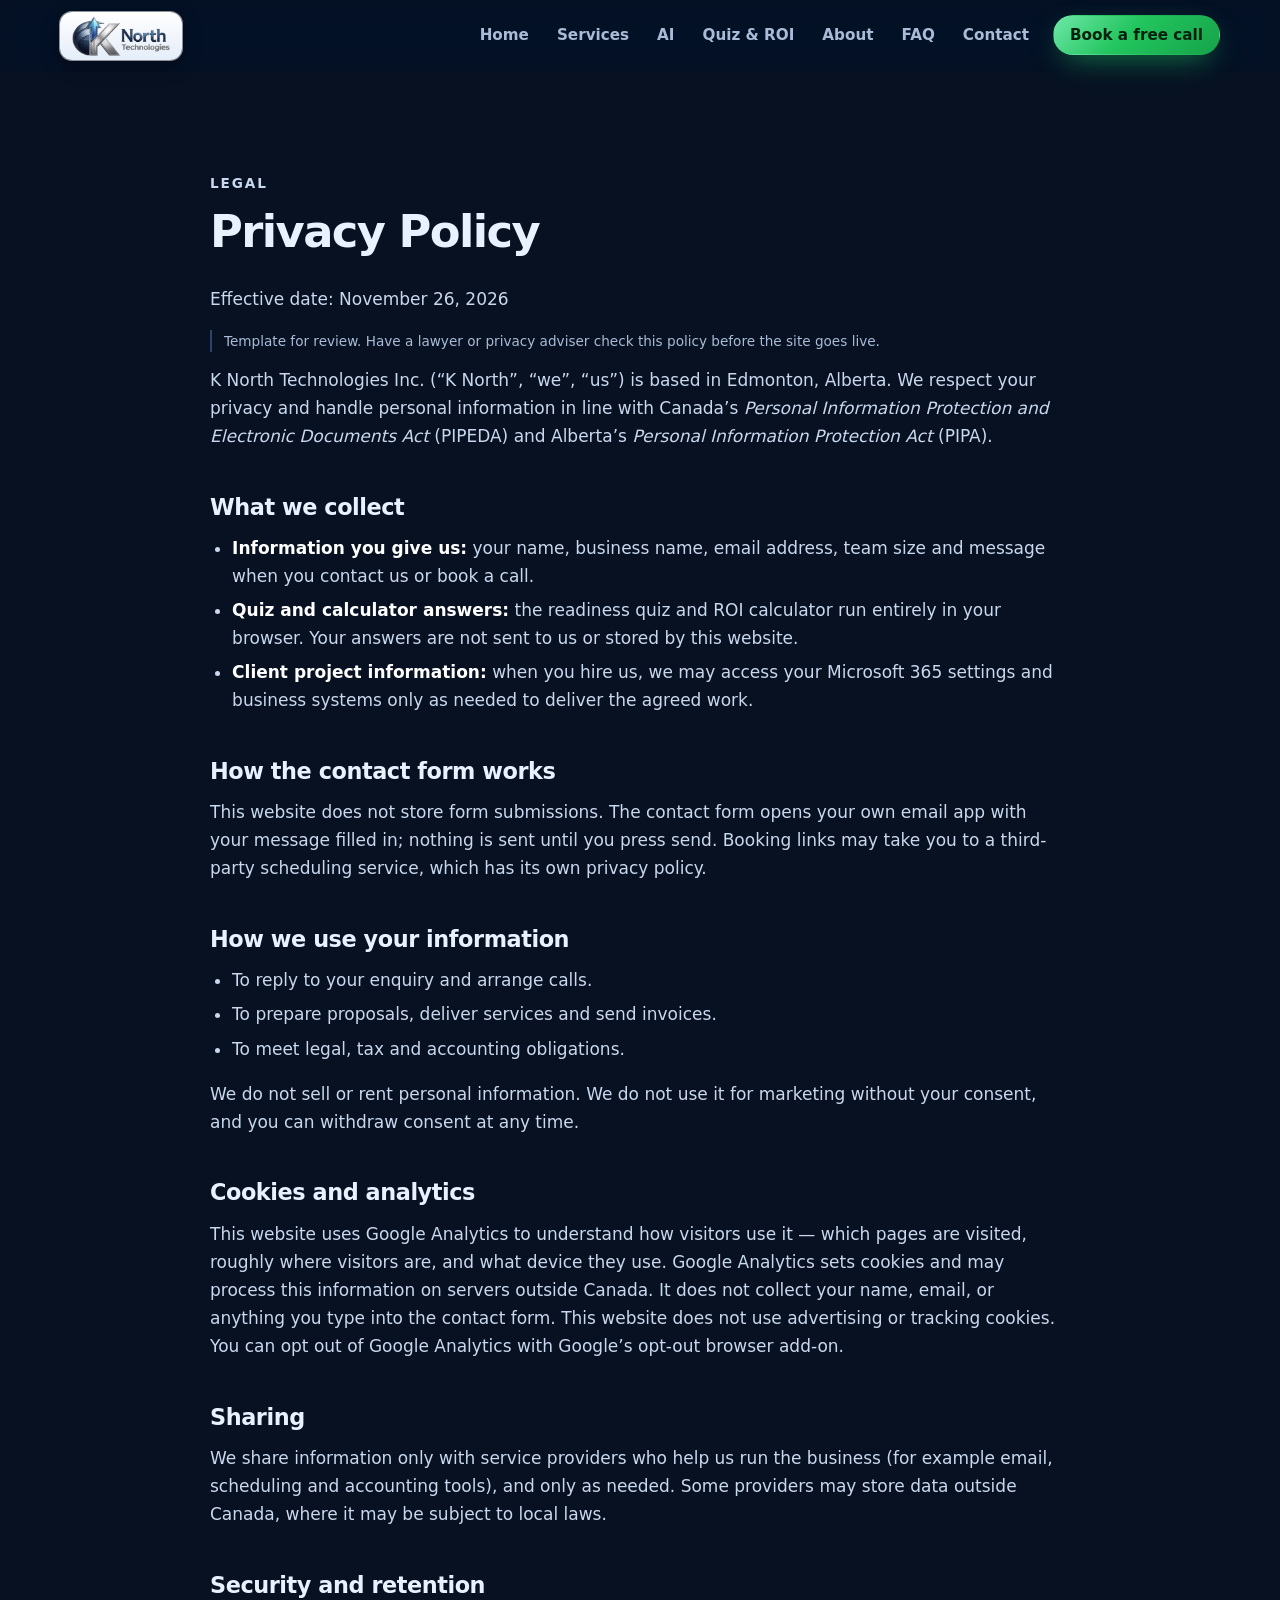
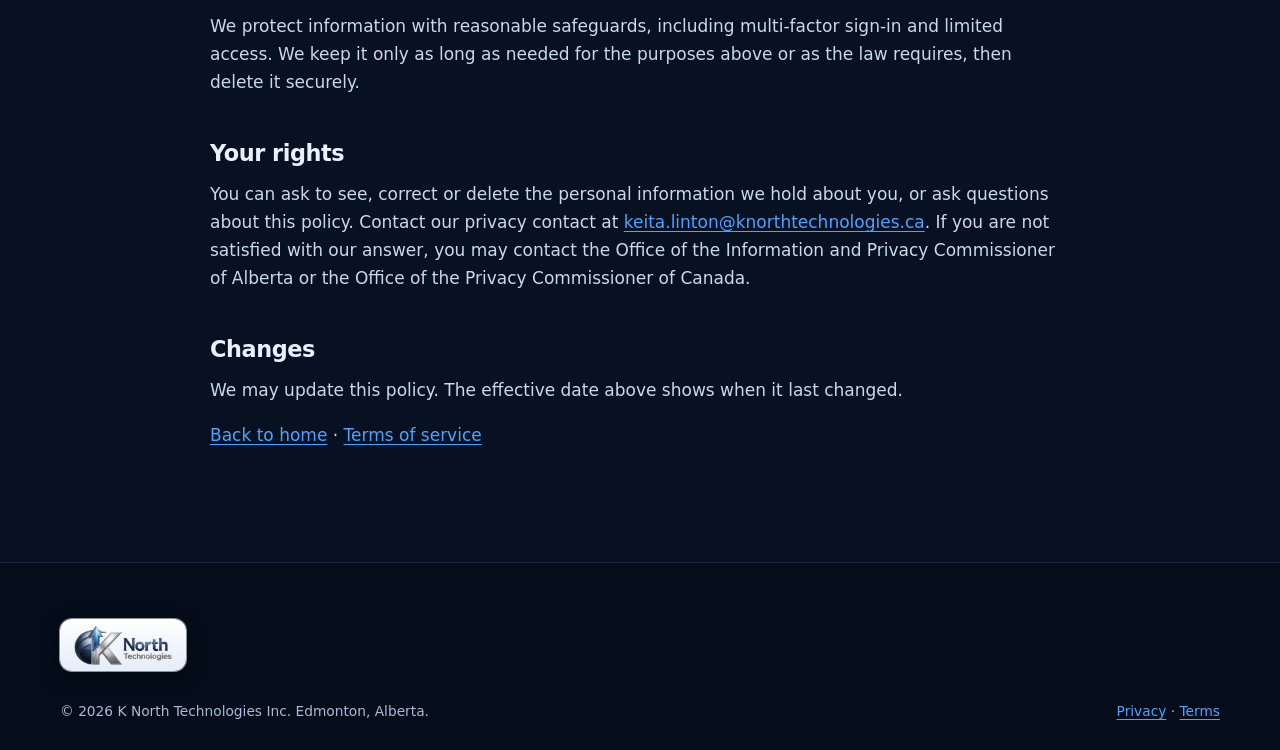
<file: privacy.html>
<!doctype html>
<html lang="en-CA" data-tab="7">
<head>
  <meta charset="utf-8">
  <meta name="viewport" content="width=device-width, initial-scale=1">
  <title>Privacy Policy | K North Technologies</title>
  <meta name="description" content="How K North Technologies Inc. collects, uses and protects personal information, in line with PIPEDA and Alberta's PIPA.">
  <meta name="robots" content="index, follow">
  <meta name="theme-color" content="#0a1628">
  <link rel="canonical" href="https://knorthtechnologies.ca/privacy.html">
  <meta property="og:type" content="website">
  <meta property="og:site_name" content="K North Technologies">
  <meta property="og:title" content="Privacy Policy | K North Technologies">
  <meta property="og:description" content="How K North Technologies Inc. handles your personal information.">
  <meta property="og:url" content="https://knorthtechnologies.ca/privacy.html">
  <meta property="og:image" content="https://knorthtechnologies.ca/assets/og-image.png">
  <link rel="icon" href="assets/favicon-32.png" sizes="32x32" type="image/png">
  <link rel="apple-touch-icon" href="assets/apple-touch-icon.png">
  <link rel="stylesheet" href="css/styles.css?v=3">
  <script>(function(d){d.classList.add('js');var t=+d.getAttribute('data-tab'),f=null;try{f=sessionStorage.getItem('kn-from');}catch(e){}var dir=(f===null||+f===t)?'':(t>+f?'fwd':'back');var cap='PageRevealEvent' in window;function enter(){d.classList.add('page-enter');if(dir)d.classList.add('enter-'+dir);}if(!cap){d.classList.add('no-vt');enter();}else addEventListener('pagereveal',function(e){var v=e.viewTransition;if(!v){enter();return;}if(dir&&v.types)v.types.add(dir);var q=function(){};if(v.ready)v.ready.catch(q);if(v.finished)v.finished.catch(q);});})(document.documentElement);</script>
</head>
<body>
  <a class="skip-link" href="#main">Skip to main content</a>
  <header class="site-header" id="top">
    <div class="container header-inner">
      <a class="brand" href="index.html" aria-label="K North Technologies home">
        <picture class="brand-logo"><source media="(max-width: 420px)" srcset="assets/logo-mark.png"><img src="assets/logo.png" alt="K North Technologies" width="107" height="44" decoding="async"></picture>
      </a>

      <button class="nav-toggle" type="button" aria-expanded="false" aria-controls="site-nav">
        <span class="nav-toggle-bars" aria-hidden="true"><span></span><span></span><span></span></span>
        <span class="sr-only">Menu</span>
      </button>

      <nav class="site-nav" id="site-nav" aria-label="Main">
        <ul>
          <li><a href="index.html">Home</a></li>
          <li><a href="services.html">Services</a></li>
          <li><a href="ai.html">AI</a></li>
          <li><a href="quiz.html">Quiz &amp; ROI</a></li>
          <li><a href="about.html">About</a></li>
          <li><a href="faq.html">FAQ</a></li>
          <li><a href="contact.html">Contact</a></li>
          <li class="nav-cta-item"><a class="btn btn-primary btn-sm js-booking" href="contact.html#contact">Book a free call</a></li>
        </ul>
      </nav>
    </div>
  </header>

  <main id="main" class="legal">
    <div class="container narrow">
      <p class="kicker">Legal</p>
      <h1>Privacy Policy</h1>
      <p>Effective date: November 26, 2026</p>
      <p class="notice">Template for review. Have a lawyer or privacy adviser check this policy before the site goes live.</p>

      <p>K North Technologies Inc. (&ldquo;K North&rdquo;, &ldquo;we&rdquo;, &ldquo;us&rdquo;) is based in Edmonton, Alberta. We respect your privacy and handle personal information in line with Canada&rsquo;s <em>Personal Information Protection and Electronic Documents Act</em> (PIPEDA) and Alberta&rsquo;s <em>Personal Information Protection Act</em> (PIPA).</p>

      <h2>What we collect</h2>
      <ul>
        <li><strong>Information you give us:</strong> your name, business name, email address, team size and message when you contact us or book a call.</li>
        <li><strong>Quiz and calculator answers:</strong> the readiness quiz and ROI calculator run entirely in your browser. Your answers are not sent to us or stored by this website.</li>
        <li><strong>Client project information:</strong> when you hire us, we may access your Microsoft 365 settings and business systems only as needed to deliver the agreed work.</li>
      </ul>

      <h2>How the contact form works</h2>
      <p>This website does not store form submissions. The contact form opens your own email app with your message filled in; nothing is sent until you press send. Booking links may take you to a third-party scheduling service, which has its own privacy policy.</p>

      <h2>How we use your information</h2>
      <ul>
        <li>To reply to your enquiry and arrange calls.</li>
        <li>To prepare proposals, deliver services and send invoices.</li>
        <li>To meet legal, tax and accounting obligations.</li>
      </ul>
      <p>We do not sell or rent personal information. We do not use it for marketing without your consent, and you can withdraw consent at any time.</p>

      <h2>Cookies and analytics</h2>
      <p>This website uses Google Analytics to understand how visitors use it &mdash; which pages are visited, roughly where visitors are, and what device they use. Google Analytics sets cookies and may process this information on servers outside Canada. It does not collect your name, email, or anything you type into the contact form. This website does not use advertising or tracking cookies. You can opt out of Google Analytics with Google&rsquo;s opt-out browser add-on.</p>

      <h2>Sharing</h2>
      <p>We share information only with service providers who help us run the business (for example email, scheduling and accounting tools), and only as needed. Some providers may store data outside Canada, where it may be subject to local laws.</p>

      <h2>Security and retention</h2>
      <p>We protect information with reasonable safeguards, including multi-factor sign-in and limited access. We keep it only as long as needed for the purposes above or as the law requires, then delete it securely.</p>

      <h2>Your rights</h2>
      <p>You can ask to see, correct or delete the personal information we hold about you, or ask questions about this policy. Contact our privacy contact at <a href="mailto:keita.linton@knorthtechnologies.ca">keita.linton@knorthtechnologies.ca</a>. If you are not satisfied with our answer, you may contact the Office of the Information and Privacy Commissioner of Alberta or the Office of the Privacy Commissioner of Canada.</p>

      <h2>Changes</h2>
      <p>We may update this policy. The effective date above shows when it last changed.</p>

      <p><a href="index.html">Back to home</a> · <a href="terms.html">Terms of service</a></p>
    </div>
  </main>

  <footer class="site-footer">
    <div class="container footer-brand footer-brand-mini"><a href="index.html" aria-label="K North Technologies home"><img class="footer-logo" src="assets/logo.png" alt="K North Technologies" width="107" height="44" loading="lazy" decoding="async"></a></div>
    <div class="container footer-legal" style="margin-top:0;border-top:0;padding-top:0">
      <p>&copy; <span id="year">2026</span> K North Technologies Inc. Edmonton, Alberta.</p>
      <p><a href="privacy.html">Privacy</a> · <a href="terms.html">Terms</a></p>
    </div>
  </footer>
  <script src="js/main.js?v=3" defer></script>
</body>
</html>
</file>
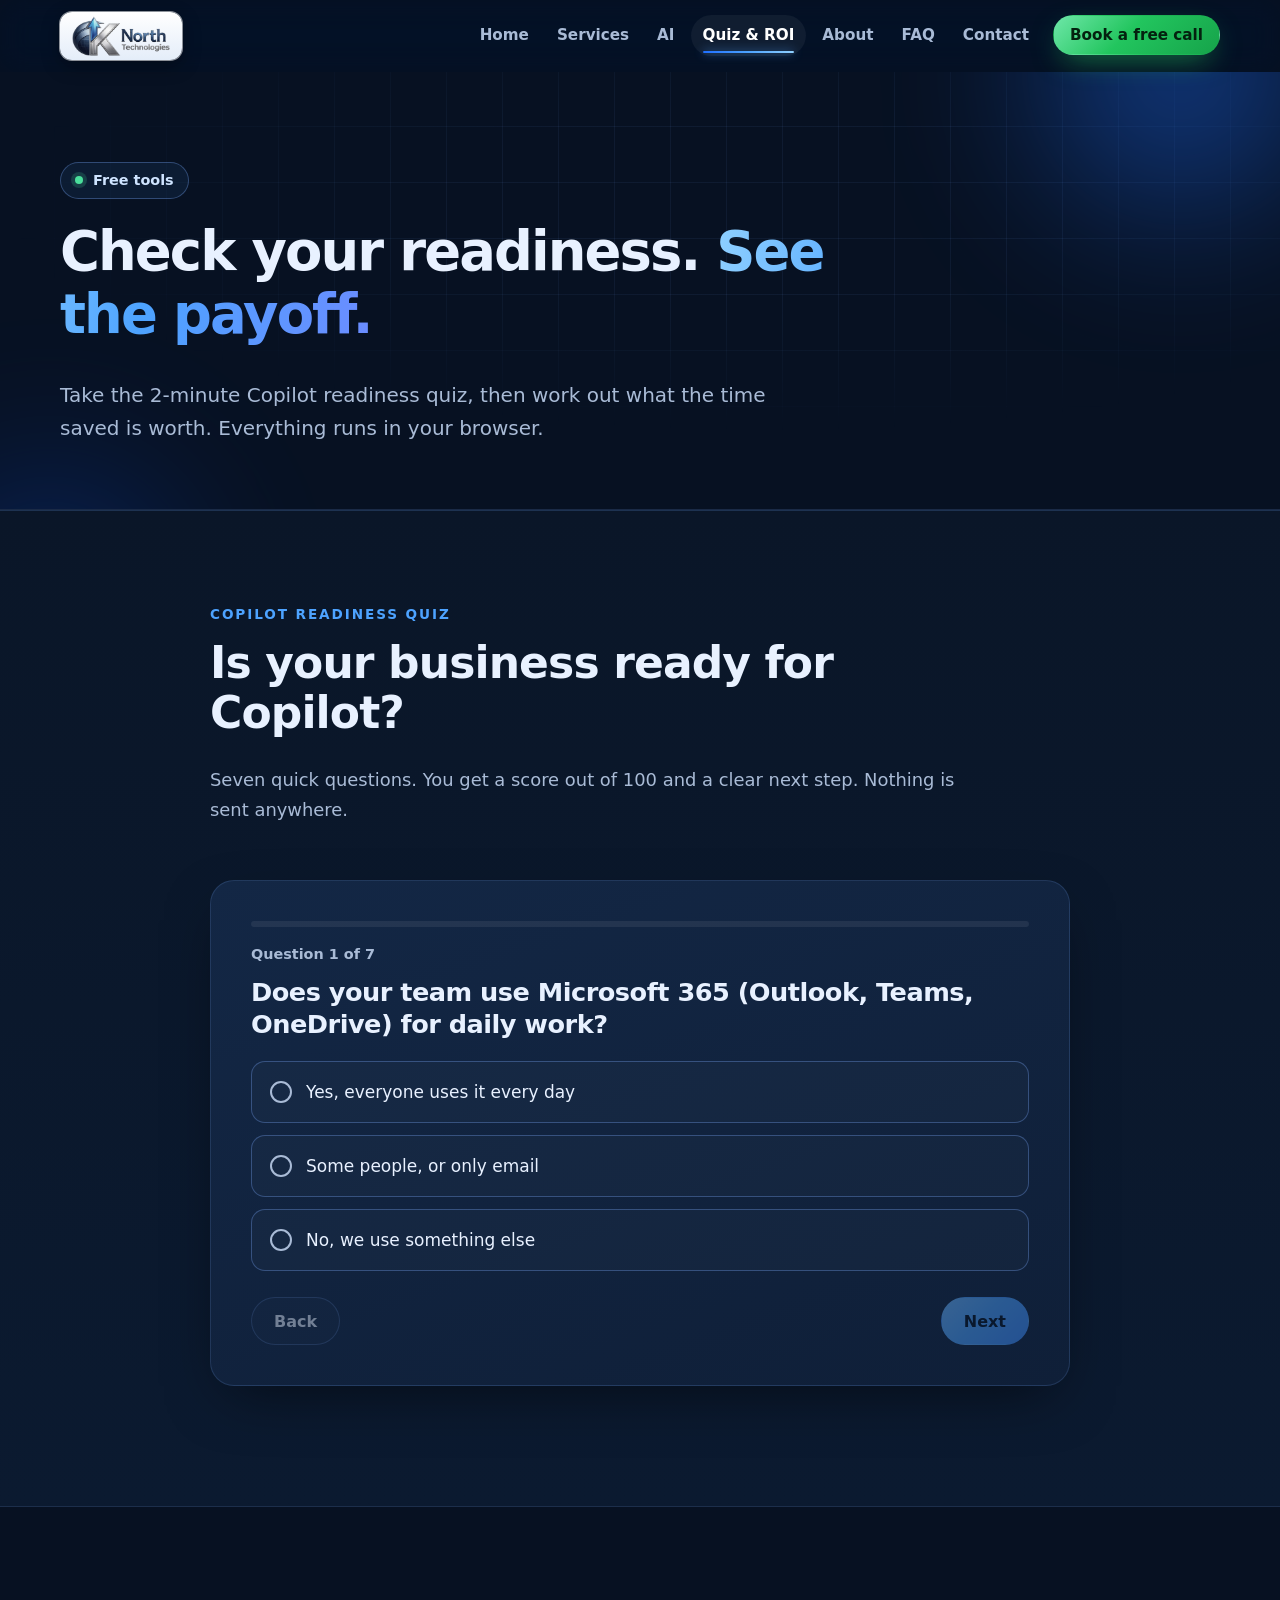
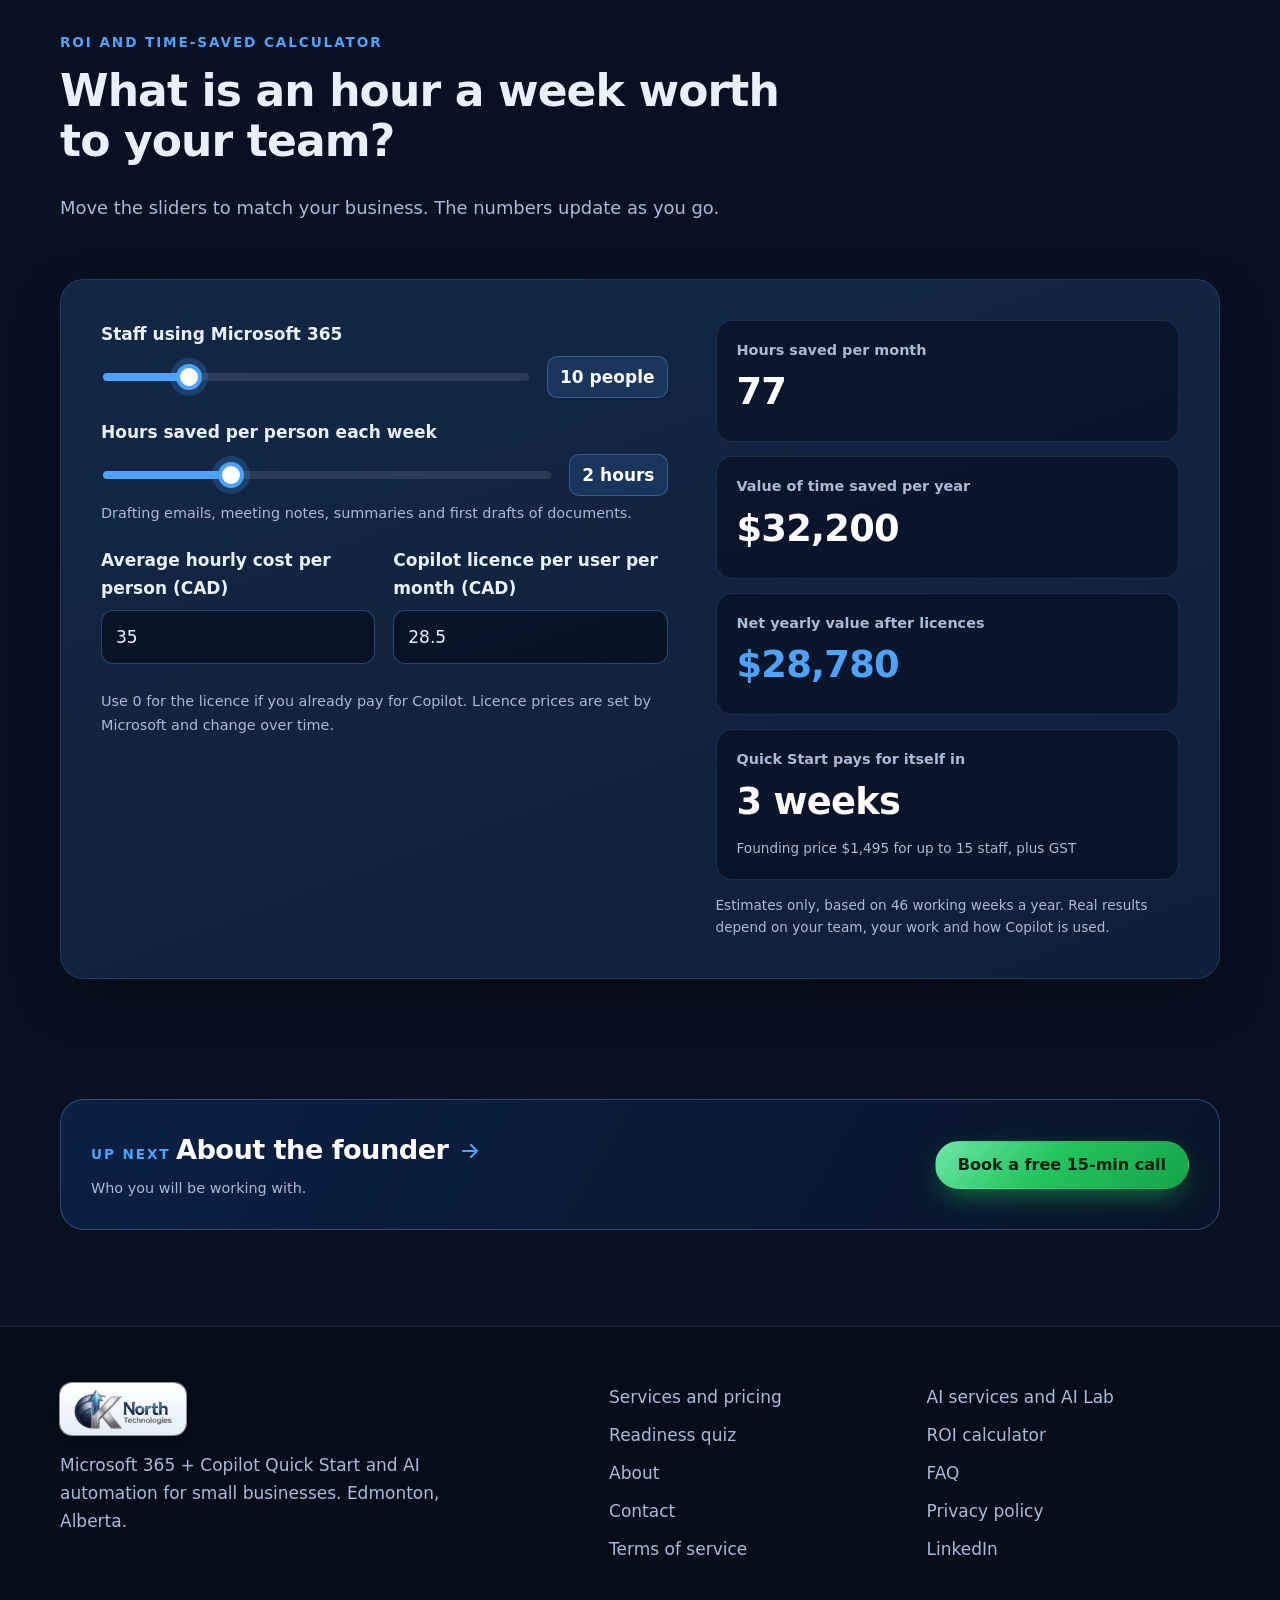
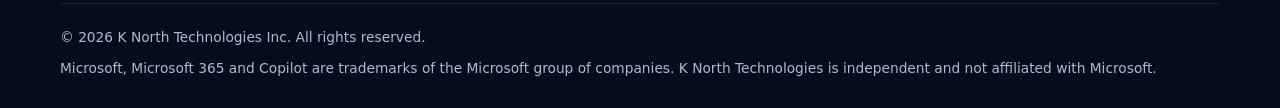
<file: quiz.html>
<!doctype html>
<html lang="en-CA" data-tab="3">
<head>
  <meta charset="utf-8">
  <meta name="viewport" content="width=device-width, initial-scale=1">
  <title>Copilot Readiness Quiz and ROI Calculator | K North Technologies</title>
  <meta name="description" content="Is your business ready for Microsoft Copilot? Take the free 2-minute readiness quiz, then estimate the time and money Copilot could save your team.">
  <meta name="author" content="K North Technologies Inc.">
  <meta name="robots" content="index, follow">
  <meta name="theme-color" content="#0a1628">
  <link rel="canonical" href="https://knorthtechnologies.ca/quiz.html">

  <!-- Open Graph / social sharing -->
  <meta property="og:type" content="website">
  <meta property="og:site_name" content="K North Technologies">
  <meta property="og:locale" content="en_CA">
  <meta property="og:url" content="https://knorthtechnologies.ca/quiz.html">
  <meta property="og:title" content="Copilot Readiness Quiz and ROI Calculator | K North Technologies">
  <meta property="og:description" content="Is your business ready for Microsoft Copilot? Take the free 2-minute readiness quiz, then estimate the time and money Copilot could save your team.">
  <meta property="og:image" content="https://knorthtechnologies.ca/assets/og-image.png">
  <meta property="og:image:width" content="1200">
  <meta property="og:image:height" content="630">
  <meta property="og:image:alt" content="K North Technologies: Microsoft 365 + Copilot Quick Start">
  <meta name="twitter:card" content="summary_large_image">
  <meta name="twitter:title" content="Copilot Readiness Quiz and ROI Calculator | K North Technologies">
  <meta name="twitter:description" content="Is your business ready for Microsoft Copilot? Take the free 2-minute readiness quiz, then estimate the time and money Copilot could save your team.">
  <meta name="twitter:image" content="https://knorthtechnologies.ca/assets/og-image.png">

  <link rel="icon" href="assets/favicon-32.png" sizes="32x32" type="image/png">
  <link rel="apple-touch-icon" href="assets/apple-touch-icon.png">
  <link rel="stylesheet" href="css/styles.css?v=3">
  <script>(function(d){d.classList.add('js');var t=+d.getAttribute('data-tab'),f=null;try{f=sessionStorage.getItem('kn-from');}catch(e){}var dir=(f===null||+f===t)?'':(t>+f?'fwd':'back');var cap='PageRevealEvent' in window;function enter(){d.classList.add('page-enter');if(dir)d.classList.add('enter-'+dir);}if(!cap){d.classList.add('no-vt');enter();}else addEventListener('pagereveal',function(e){var v=e.viewTransition;if(!v){enter();return;}if(dir&&v.types)v.types.add(dir);var q=function(){};if(v.ready)v.ready.catch(q);if(v.finished)v.finished.catch(q);});})(document.documentElement);</script>
</head>
<body>
  <a class="skip-link" href="#main">Skip to main content</a>

  <header class="site-header" id="top">
    <div class="container header-inner">
      <a class="brand" href="index.html" aria-label="K North Technologies home">
        <picture class="brand-logo"><source media="(max-width: 420px)" srcset="assets/logo-mark.png"><img src="assets/logo.png" alt="K North Technologies" width="107" height="44" decoding="async"></picture>
      </a>

      <button class="nav-toggle" type="button" aria-expanded="false" aria-controls="site-nav">
        <span class="nav-toggle-bars" aria-hidden="true"><span></span><span></span><span></span></span>
        <span class="sr-only">Menu</span>
      </button>

      <nav class="site-nav" id="site-nav" aria-label="Main">
        <ul>
          <li><a href="index.html">Home</a></li>
          <li><a href="services.html">Services</a></li>
          <li><a href="ai.html">AI</a></li>
          <li><a href="quiz.html" class="active" aria-current="page">Quiz &amp; ROI<span class="tab-line" aria-hidden="true"></span></a></li>
          <li><a href="about.html">About</a></li>
          <li><a href="faq.html">FAQ</a></li>
          <li><a href="contact.html">Contact</a></li>
          <li class="nav-cta-item"><a class="btn btn-primary btn-sm js-booking" href="contact.html#contact">Book a free call</a></li>
        </ul>
      </nav>
    </div>
  </header>

  <main id="main">
    <!-- PAGE HERO -->
    <section class="page-hero" aria-labelledby="page-title">
      <div class="hero-bg" aria-hidden="true"><div class="grid-lines"></div><div class="grid-lines grid-lines-hi"></div><div class="hero-spot"></div><div class="orb orb-1"></div><div class="orb orb-2"></div></div>
      <div class="container">
        <p class="eyebrow reveal"><span class="dot" aria-hidden="true"></span> Free tools</p>
        <h1 id="page-title" class="reveal">Check your readiness. <span class="grad">See the payoff.</span></h1>
        <p class="lead reveal">Take the 2-minute Copilot readiness quiz, then work out what the time saved is worth. Everything runs in your browser.</p>
      </div>
    </section>

    <section class="section section-alt" id="quiz" aria-labelledby="quiz-title">
      <div class="container narrow">
        <div class="section-head reveal">
          <p class="kicker">Copilot readiness quiz</p>
          <h2 id="quiz-title">Is your business ready for Copilot?</h2>
          <p class="section-lead">Seven quick questions. You get a score out of 100 and a clear next step. Nothing is sent anywhere.</p>
        </div>

        <div class="quiz panel reveal" id="quiz-app">
          <div class="quiz-progress" aria-hidden="true"><span class="quiz-progress-bar" id="quiz-bar"></span></div>
          <p class="quiz-count" id="quiz-count" aria-live="polite">Question 1 of 7</p>
          <form id="quiz-form" novalidate>
            <div id="quiz-questions"></div>
            <div class="quiz-nav">
              <button type="button" class="btn btn-ghost" id="quiz-back" disabled>Back</button>
              <button type="button" class="btn btn-primary" id="quiz-next" disabled>Next</button>
            </div>
          </form>
          <div class="quiz-result" id="quiz-result" hidden tabindex="-1">
            <div class="result-top">
              <div class="result-ring">
                <svg viewBox="0 0 120 120" aria-hidden="true" focusable="false">
                  <circle cx="60" cy="60" r="50" class="ring-bg"/>
                  <circle cx="60" cy="60" r="50" class="ring-fg" id="result-ring" pathLength="100"/>
                </svg>
                <p class="result-score"><strong id="result-score">0</strong><span>out of 100</span></p>
              </div>
              <div>
                <p class="kicker" id="result-level">Your result</p>
                <h3 id="result-title">Result</h3>
                <p id="result-text"></p>
              </div>
            </div>
            <div class="result-actions-list">
              <h4>Your top next steps</h4>
              <ul id="result-steps" class="ticks"></ul>
            </div>
            <div class="hero-actions">
              <a class="btn btn-primary js-booking" href="contact.html#contact">Book a free 15-min call</a>
              <button type="button" class="btn btn-ghost" id="quiz-restart">Retake the quiz</button>
            </div>
          </div>
          <noscript><p>The quiz needs JavaScript. You can still <a href="contact.html">contact us</a> for a free readiness chat.</p></noscript>
        </div>
      </div>
    </section>

    <section class="section" id="roi" aria-labelledby="roi-title">
      <div class="container">
        <div class="section-head reveal">
          <p class="kicker">ROI and time-saved calculator</p>
          <h2 id="roi-title">What is an hour a week worth to your team?</h2>
          <p class="section-lead">Move the sliders to match your business. The numbers update as you go.</p>
        </div>

        <div class="roi panel reveal">
          <form class="roi-inputs" id="roi-form" onsubmit="return false">
            <div class="field">
              <label for="roi-staff">Staff using Microsoft 365</label>
              <div class="range-row">
                <input type="range" id="roi-staff" min="1" max="50" step="1" value="10" aria-describedby="roi-staff-out">
                <output id="roi-staff-out" for="roi-staff">10 people</output>
              </div>
            </div>
            <div class="field">
              <label for="roi-hours">Hours saved per person each week</label>
              <div class="range-row">
                <input type="range" id="roi-hours" min="0.5" max="6" step="0.5" value="2" aria-describedby="roi-hours-out">
                <output id="roi-hours-out" for="roi-hours">2 hours</output>
              </div>
              <p class="hint">Drafting emails, meeting notes, summaries and first drafts of documents.</p>
            </div>
            <div class="field-row">
              <div class="field">
                <label for="roi-rate">Average hourly cost per person (CAD)</label>
                <input type="number" id="roi-rate" min="15" max="250" step="1" value="35" inputmode="decimal">
              </div>
              <div class="field">
                <label for="roi-licence">Copilot licence per user per month (CAD)</label>
                <input type="number" id="roi-licence" min="0" max="100" step="0.5" value="28.5" inputmode="decimal">
              </div>
            </div>
            <p class="hint">Use 0 for the licence if you already pay for Copilot. Licence prices are set by Microsoft and change over time.</p>
          </form>

          <div class="roi-results" aria-live="polite">
            <div class="stat">
              <span class="stat-label">Hours saved per month</span>
              <span class="stat-value" id="roi-hours-month">0</span>
            </div>
            <div class="stat">
              <span class="stat-label">Value of time saved per year</span>
              <span class="stat-value" id="roi-value-year">$0</span>
            </div>
            <div class="stat">
              <span class="stat-label">Net yearly value after licences</span>
              <span class="stat-value accent" id="roi-net-year">$0</span>
            </div>
            <div class="stat">
              <span class="stat-label">Quick Start pays for itself in</span>
              <span class="stat-value" id="roi-payback">0 weeks</span>
              <span class="stat-sub" id="roi-cost">Founding price $1,495</span>
            </div>
            <p class="disclaimer">Estimates only, based on 46 working weeks a year. Real results depend on your team, your work and how Copilot is used.</p>
          </div>
        </div>
      </div>
    </section>

    <!-- NEXT PAGE -->
    <section class="page-next" aria-label="Keep exploring">
      <div class="container page-next-inner reveal">
        <div>
          <p class="kicker">Up next</p>
          <a class="page-next-link" href="about.html">About the founder
            <svg viewBox="0 0 24 24" aria-hidden="true" focusable="false"><path d="M5 12h14M13 6l6 6-6 6" fill="none" stroke="currentColor" stroke-width="2.2" stroke-linecap="round" stroke-linejoin="round"/></svg>
          </a>
          <p class="hint">Who you will be working with.</p>
        </div>
        <a class="btn btn-primary js-booking" href="contact.html#contact">Book a free 15-min call</a>
      </div>
    </section>
  </main>

  <footer class="site-footer">
    <div class="container footer-inner">
      <div class="footer-brand">
        <img class="footer-logo" src="assets/logo.png" alt="K North Technologies" width="107" height="44" loading="lazy" decoding="async">
        <p>Microsoft 365 + Copilot Quick Start and AI automation for small businesses. Edmonton, Alberta.</p>
      </div>
      <nav class="footer-nav" aria-label="Footer">
        <ul>
          <li><a href="services.html">Services and pricing</a></li>
          <li><a href="ai.html">AI services and AI Lab</a></li>
          <li><a href="quiz.html">Readiness quiz</a></li>
          <li><a href="quiz.html#roi">ROI calculator</a></li>
          <li><a href="about.html">About</a></li>
          <li><a href="faq.html">FAQ</a></li>
          <li><a href="contact.html">Contact</a></li>
          <li><a href="privacy.html">Privacy policy</a></li>
          <li><a href="terms.html">Terms of service</a></li>
        </ul>
      </nav>
    </div>
    <div class="container footer-legal">
      <p>&copy; <span id="year">2026</span> K North Technologies Inc. All rights reserved.</p>
      <p>Microsoft, Microsoft 365 and Copilot are trademarks of the Microsoft group of companies. K North Technologies is independent and not affiliated with Microsoft.</p>
    </div>
  </footer>

  <script src="js/main.js?v=3" defer></script>
</body>
</html>
</file>
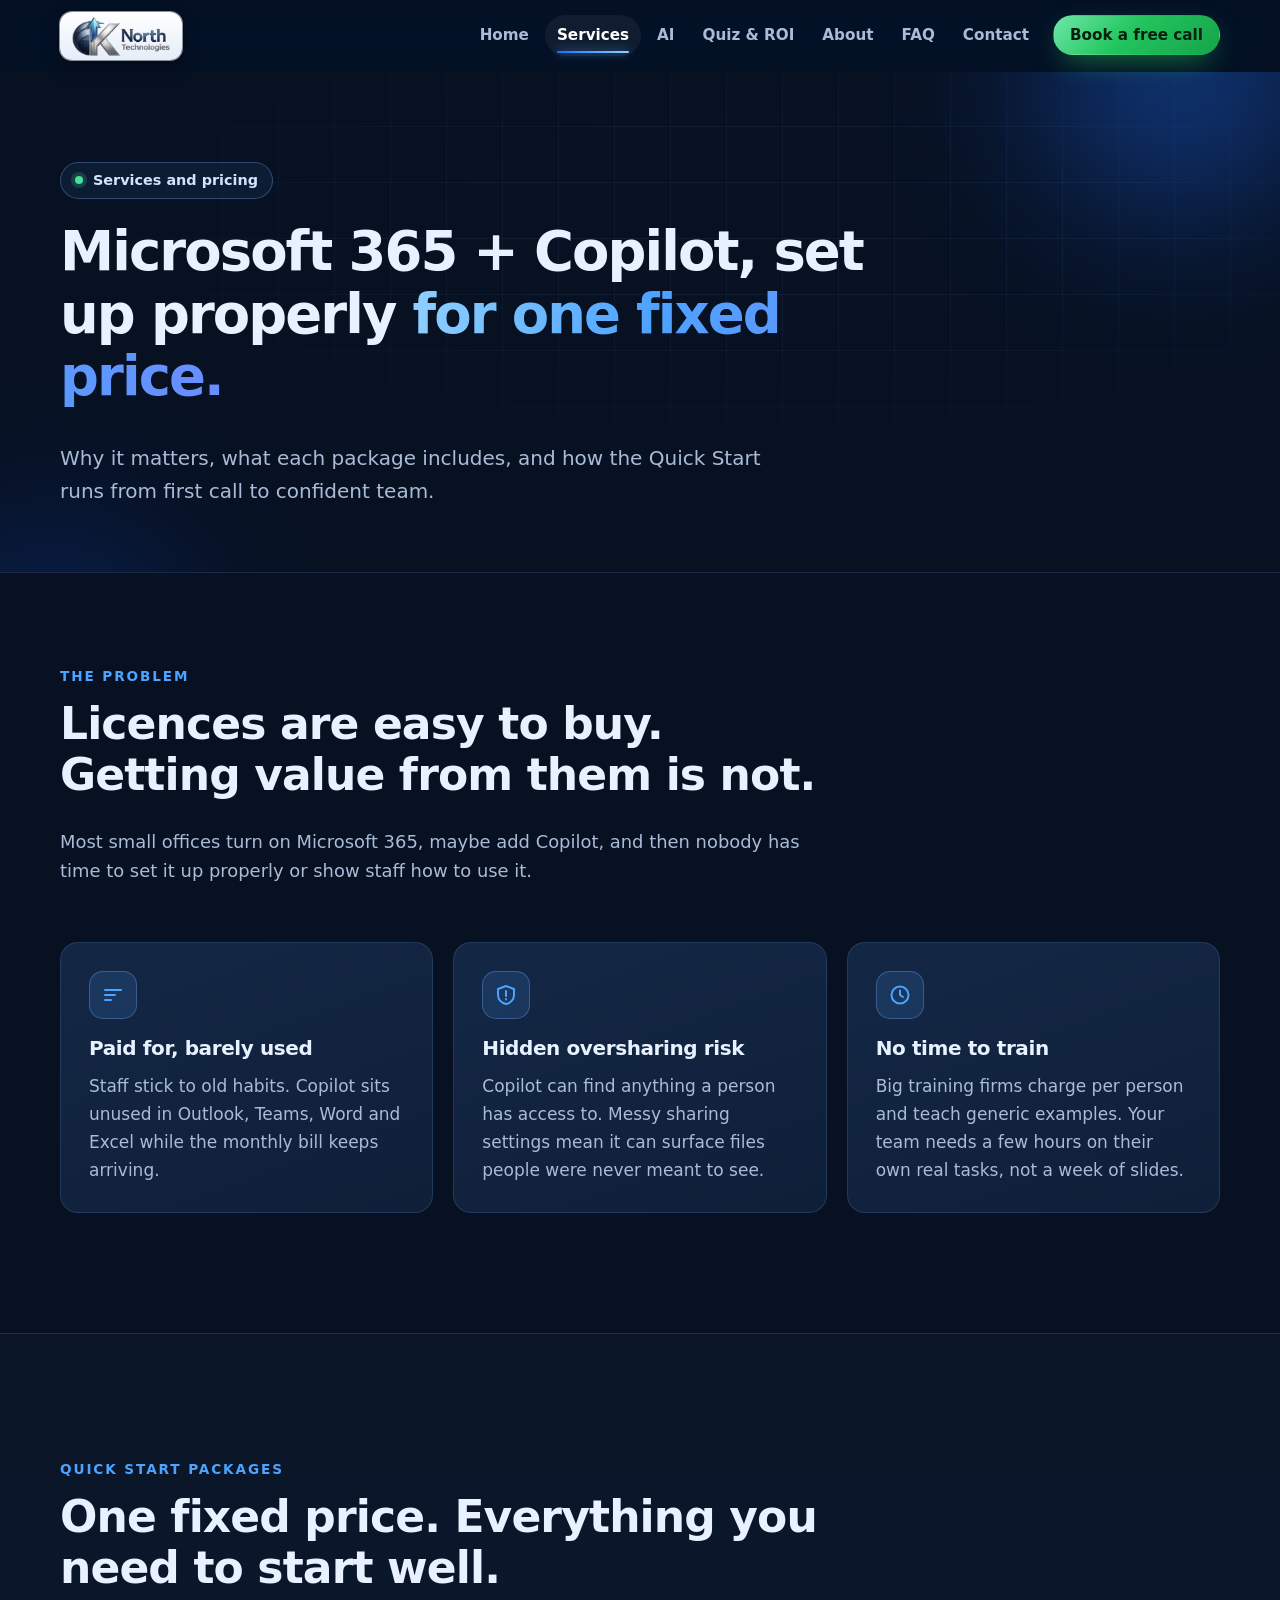
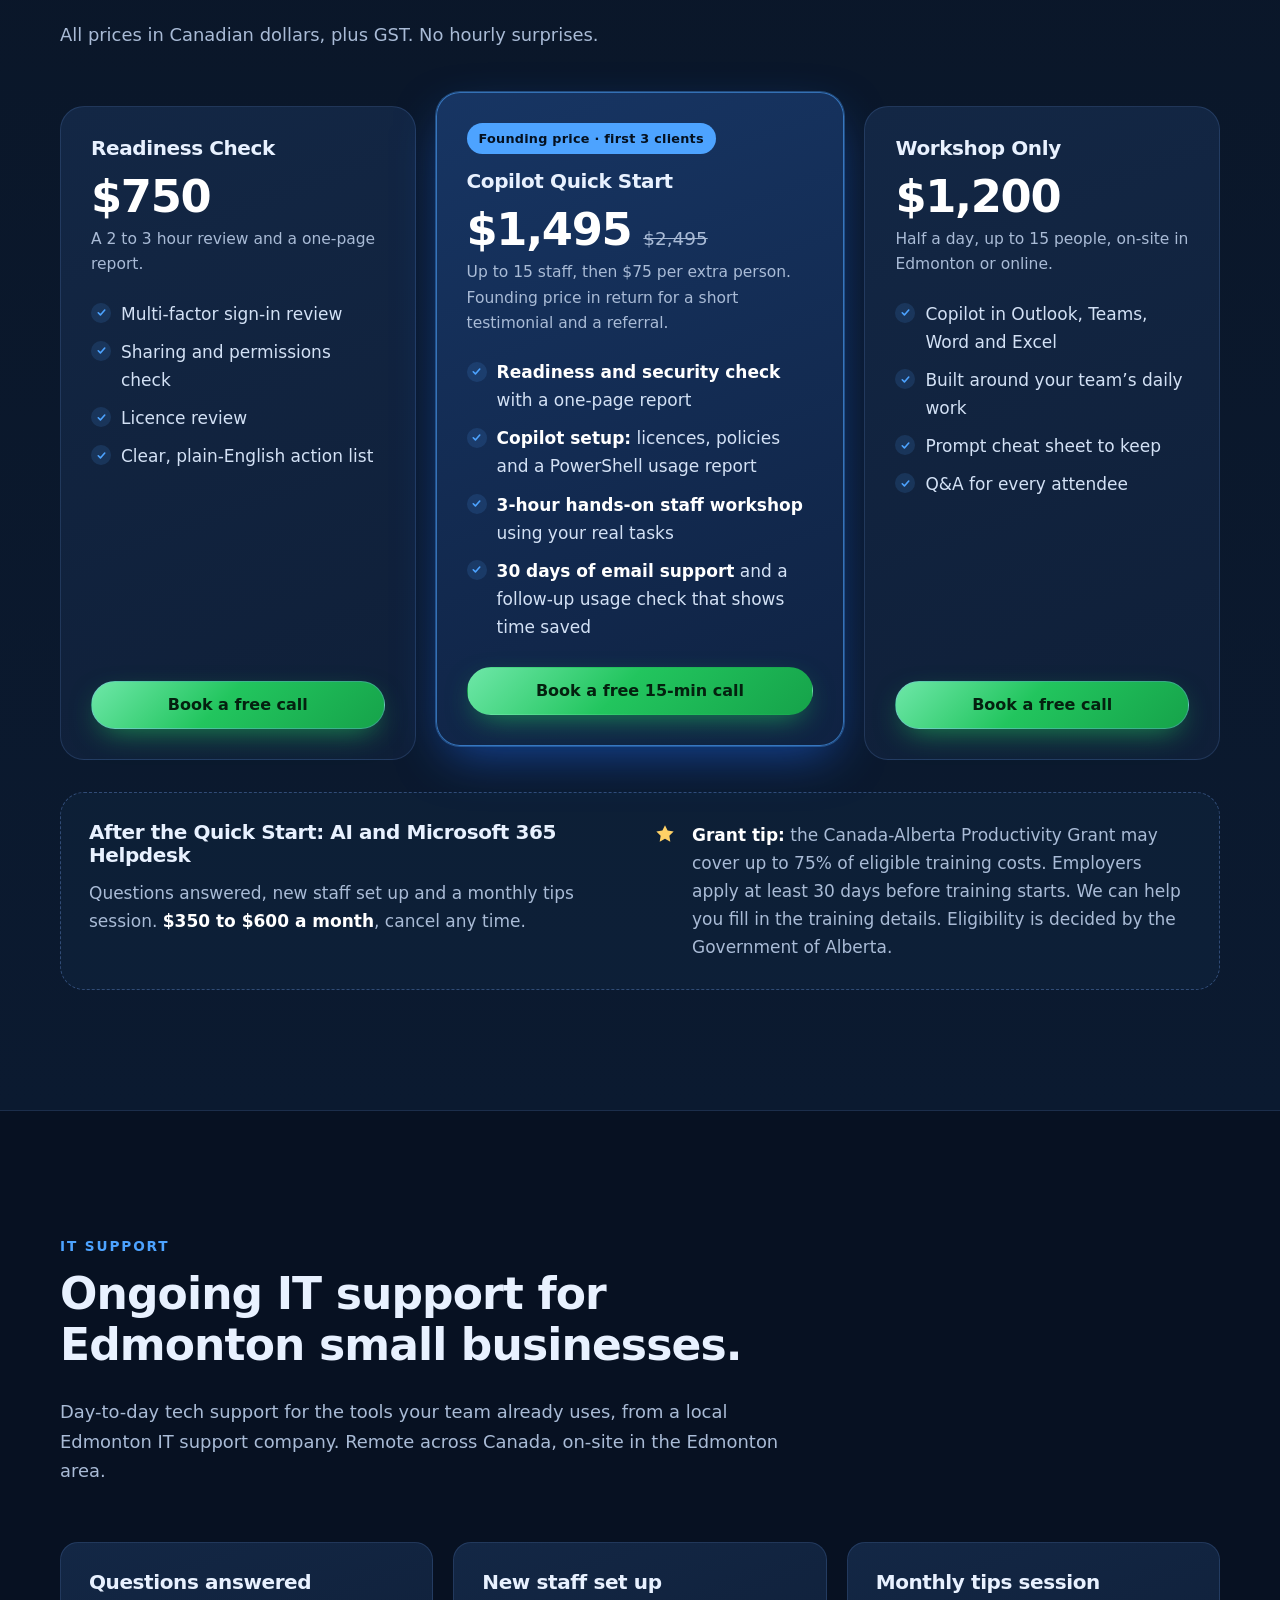
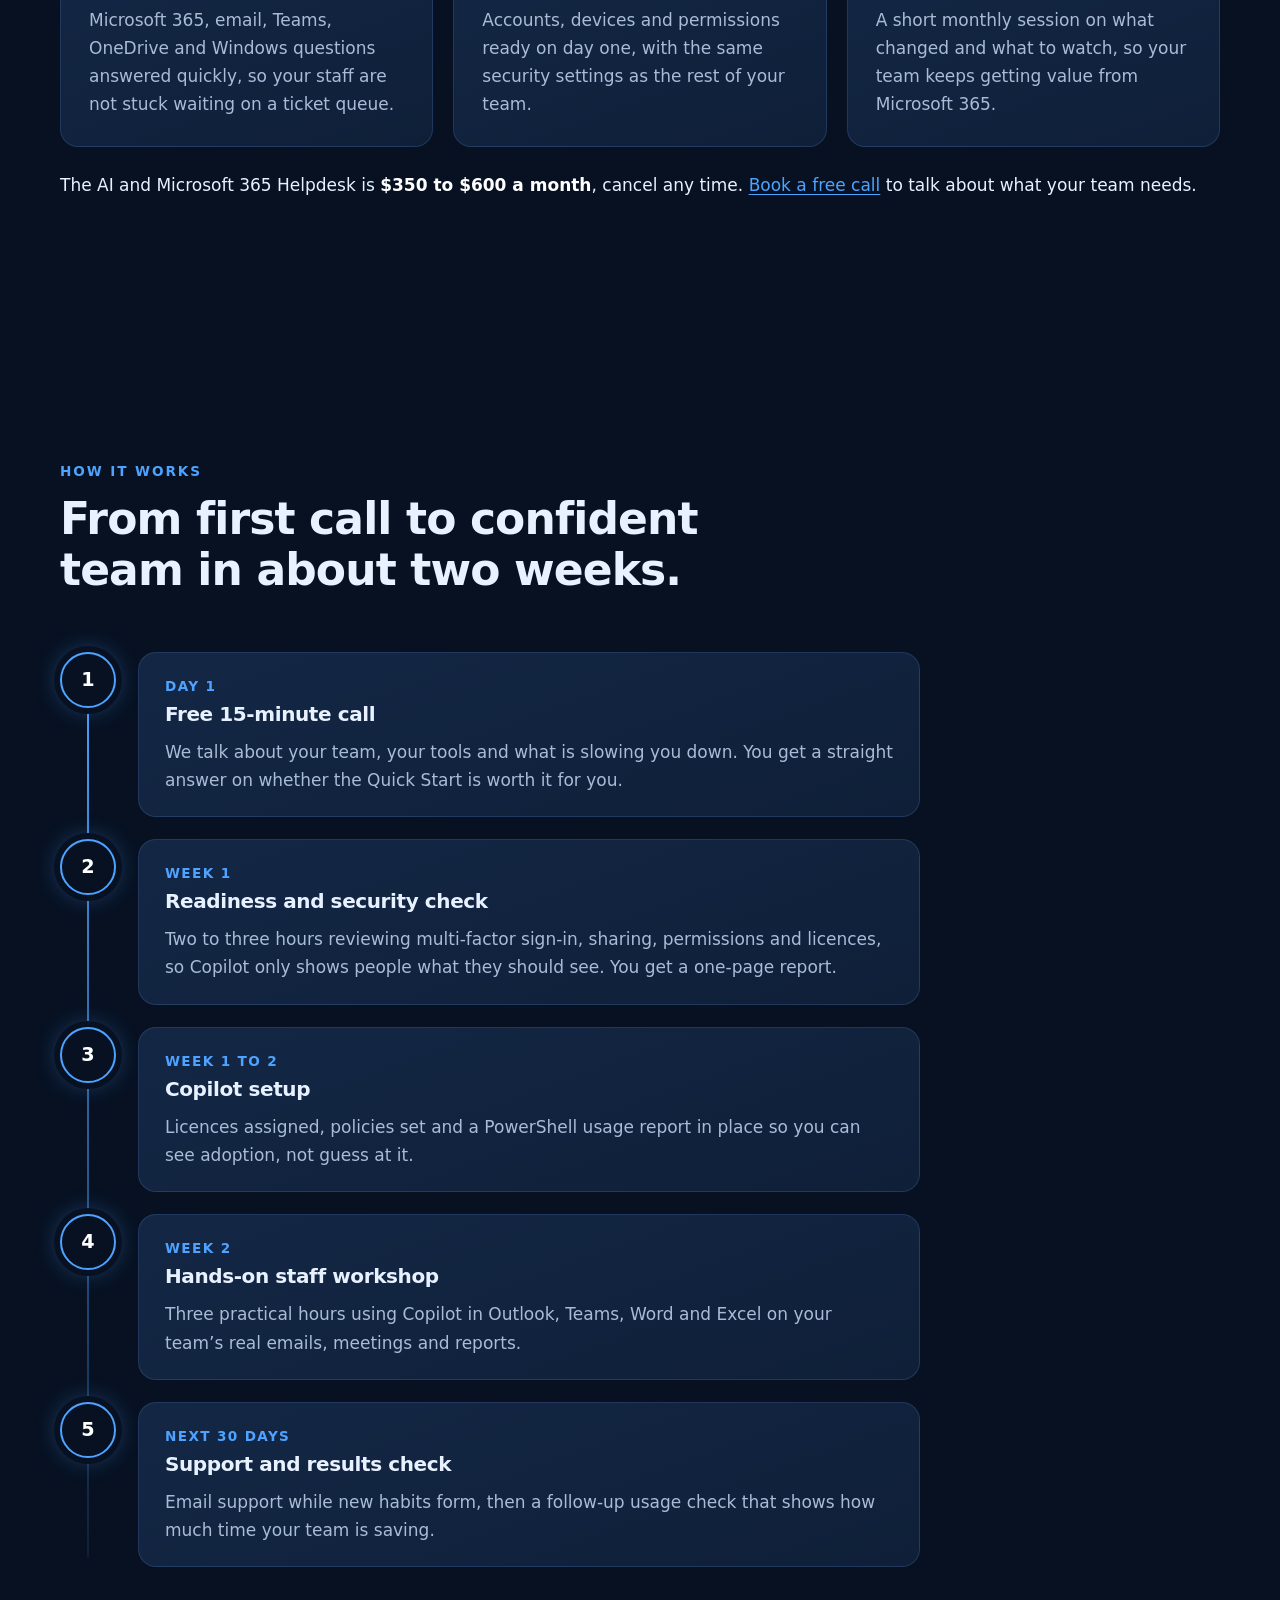
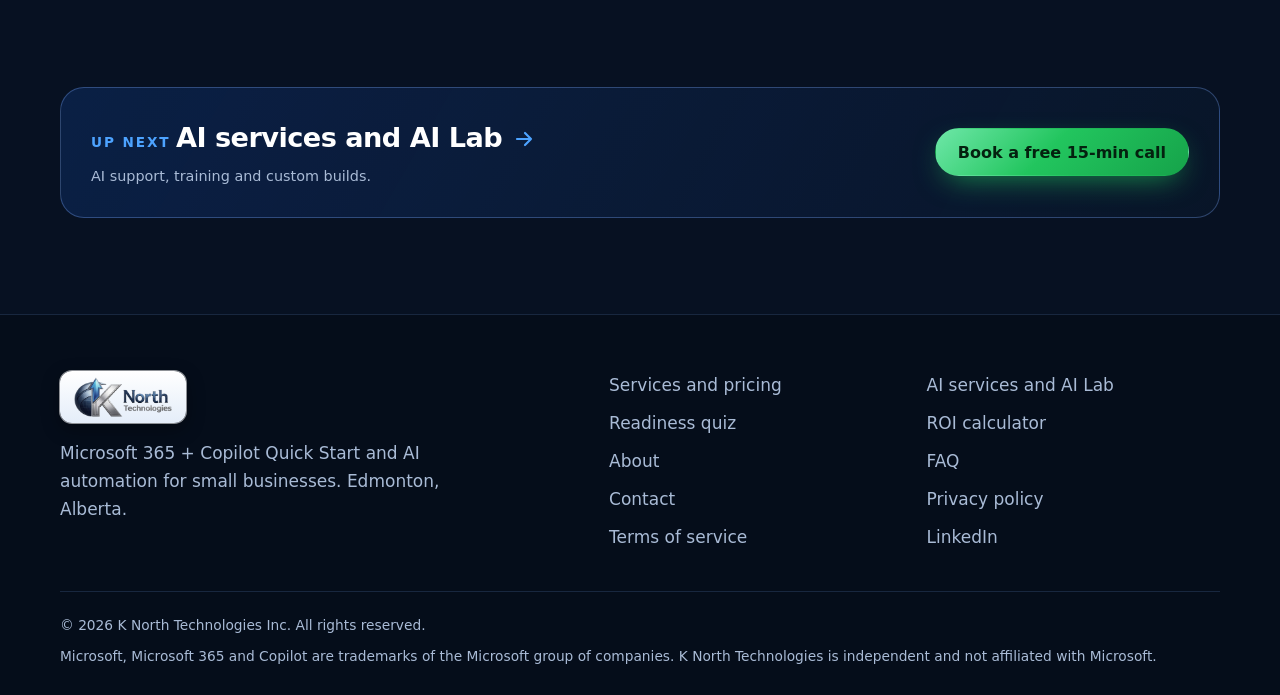
<file: services.html>
<!doctype html>
<html lang="en-CA" data-tab="1">
<head>
  <meta charset="utf-8">
  <meta name="viewport" content="width=device-width, initial-scale=1">
  <title>Services & Pricing: IT Support, Copilot Quick Start | K North Technologies</title>
  <meta name="description" content="IT support and Microsoft 365 services for Edmonton small businesses: Readiness Check $750, Copilot Quick Start $1,495, Workshop $1,200, plus a monthly IT helpdesk $350–$600.">
  <meta name="author" content="K North Technologies Inc.">
  <meta name="robots" content="index, follow">
  <meta name="theme-color" content="#0a1628">
  <link rel="canonical" href="https://knorthtechnologies.ca/services.html">

  <!-- Open Graph / social sharing -->
  <meta property="og:type" content="website">
  <meta property="og:site_name" content="K North Technologies">
  <meta property="og:locale" content="en_CA">
  <meta property="og:url" content="https://knorthtechnologies.ca/services.html">
  <meta property="og:title" content="Services & Pricing: IT Support, Copilot Quick Start | K North Technologies">
  <meta property="og:description" content="IT support and Microsoft 365 services for Edmonton small businesses: Readiness Check $750, Copilot Quick Start $1,495, Workshop $1,200, plus a monthly IT helpdesk $350–$600.">
  <meta property="og:image" content="https://knorthtechnologies.ca/assets/og-image.png">
  <meta property="og:image:width" content="1200">
  <meta property="og:image:height" content="630">
  <meta property="og:image:alt" content="K North Technologies: Microsoft 365 + Copilot Quick Start">
  <meta name="twitter:card" content="summary_large_image">
  <meta name="twitter:title" content="Services & Pricing: IT Support, Copilot Quick Start | K North Technologies">
  <meta name="twitter:description" content="IT support and Microsoft 365 services for Edmonton small businesses: Readiness Check $750, Copilot Quick Start $1,495, Workshop $1,200, plus a monthly IT helpdesk $350–$600.">
  <meta name="twitter:image" content="https://knorthtechnologies.ca/assets/og-image.png">

  <link rel="icon" href="assets/favicon-32.png" sizes="32x32" type="image/png">
  <link rel="apple-touch-icon" href="assets/apple-touch-icon.png">
  <link rel="stylesheet" href="css/styles.css?v=3">
  <script>(function(d){d.classList.add('js');var t=+d.getAttribute('data-tab'),f=null;try{f=sessionStorage.getItem('kn-from');}catch(e){}var dir=(f===null||+f===t)?'':(t>+f?'fwd':'back');var cap='PageRevealEvent' in window;function enter(){d.classList.add('page-enter');if(dir)d.classList.add('enter-'+dir);}if(!cap){d.classList.add('no-vt');enter();}else addEventListener('pagereveal',function(e){var v=e.viewTransition;if(!v){enter();return;}if(dir&&v.types)v.types.add(dir);var q=function(){};if(v.ready)v.ready.catch(q);if(v.finished)v.finished.catch(q);});})(document.documentElement);</script>
</head>
<body>
  <a class="skip-link" href="#main">Skip to main content</a>

  <header class="site-header" id="top">
    <div class="container header-inner">
      <a class="brand" href="index.html" aria-label="K North Technologies home">
        <picture class="brand-logo"><source media="(max-width: 420px)" srcset="assets/logo-mark.png"><img src="assets/logo.png" alt="K North Technologies" width="107" height="44" decoding="async"></picture>
      </a>

      <button class="nav-toggle" type="button" aria-expanded="false" aria-controls="site-nav">
        <span class="nav-toggle-bars" aria-hidden="true"><span></span><span></span><span></span></span>
        <span class="sr-only">Menu</span>
      </button>

      <nav class="site-nav" id="site-nav" aria-label="Main">
        <ul>
          <li><a href="index.html">Home</a></li>
          <li><a href="services.html" class="active" aria-current="page">Services<span class="tab-line" aria-hidden="true"></span></a></li>
          <li><a href="ai.html">AI</a></li>
          <li><a href="quiz.html">Quiz &amp; ROI</a></li>
          <li><a href="about.html">About</a></li>
          <li><a href="faq.html">FAQ</a></li>
          <li><a href="contact.html">Contact</a></li>
          <li class="nav-cta-item"><a class="btn btn-primary btn-sm js-booking" href="contact.html#contact">Book a free call</a></li>
        </ul>
      </nav>
    </div>
  </header>

  <main id="main">
    <!-- PAGE HERO -->
    <section class="page-hero" aria-labelledby="page-title">
      <div class="hero-bg" aria-hidden="true"><div class="grid-lines"></div><div class="grid-lines grid-lines-hi"></div><div class="hero-spot"></div><div class="orb orb-1"></div><div class="orb orb-2"></div></div>
      <div class="container">
        <p class="eyebrow reveal"><span class="dot" aria-hidden="true"></span> Services and pricing</p>
        <h1 id="page-title" class="reveal">Microsoft 365 + Copilot, set up properly <span class="grad">for one fixed price.</span></h1>
        <p class="lead reveal">Why it matters, what each package includes, and how the Quick Start runs from first call to confident team.</p>
      </div>
    </section>

    <section class="section" id="problem" aria-labelledby="problem-title">
      <div class="container">
        <div class="section-head reveal">
          <p class="kicker">The problem</p>
          <h2 id="problem-title">Licences are easy to buy. Getting value from them is not.</h2>
          <p class="section-lead">Most small offices turn on Microsoft 365, maybe add Copilot, and then nobody has time to set it up properly or show staff how to use it.</p>
        </div>
        <div class="cards-3">
          <article class="card reveal">
            <div class="card-icon" aria-hidden="true"><svg viewBox="0 0 24 24"><path d="M4 7h16M4 12h10M4 17h6" fill="none" stroke="currentColor" stroke-width="2" stroke-linecap="round"/></svg></div>
            <h3>Paid for, barely used</h3>
            <p>Staff stick to old habits. Copilot sits unused in Outlook, Teams, Word and Excel while the monthly bill keeps arriving.</p>
          </article>
          <article class="card reveal">
            <div class="card-icon" aria-hidden="true"><svg viewBox="0 0 24 24"><path d="M12 3l8 3v6c0 4.5-3.4 8.3-8 9-4.6-.7-8-4.5-8-9V6l8-3z" fill="none" stroke="currentColor" stroke-width="2" stroke-linejoin="round"/><path d="M12 8v5M12 16v.5" stroke="currentColor" stroke-width="2" stroke-linecap="round"/></svg></div>
            <h3>Hidden oversharing risk</h3>
            <p>Copilot can find anything a person has access to. Messy sharing settings mean it can surface files people were never meant to see.</p>
          </article>
          <article class="card reveal">
            <div class="card-icon" aria-hidden="true"><svg viewBox="0 0 24 24"><circle cx="12" cy="12" r="8.5" fill="none" stroke="currentColor" stroke-width="2"/><path d="M12 7.5V12l3 2" fill="none" stroke="currentColor" stroke-width="2" stroke-linecap="round"/></svg></div>
            <h3>No time to train</h3>
            <p>Big training firms charge per person and teach generic examples. Your team needs a few hours on their own real tasks, not a week of slides.</p>
          </article>
        </div>
      </div>
    </section>

    <section class="section section-alt" id="pricing" aria-labelledby="pricing-title">
      <div class="container">
        <div class="section-head reveal">
          <p class="kicker">Quick Start packages</p>
          <h2 id="pricing-title">One fixed price. Everything you need to start well.</h2>
          <p class="section-lead">All prices in Canadian dollars, plus GST. No hourly surprises.</p>
        </div>

        <div class="pricing-grid">
          <article class="price-card reveal">
            <h3>Readiness Check</h3>
            <p class="price"><span class="amount">$750</span></p>
            <p class="price-note">A 2 to 3 hour review and a one-page report.</p>
            <ul class="ticks">
              <li>Multi-factor sign-in review</li>
              <li>Sharing and permissions check</li>
              <li>Licence review</li>
              <li>Clear, plain-English action list</li>
            </ul>
            <a class="btn btn-ghost btn-block js-booking" href="contact.html#contact">Book a free call</a>
          </article>

          <article class="price-card featured reveal" aria-labelledby="qs-title">
            <p class="badge">Founding price · first 3 clients</p>
            <h3 id="qs-title">Copilot Quick Start</h3>
            <p class="price"><span class="amount">$1,495</span> <span class="was"><span class="sr-only">Regular price </span><s>$2,495</s></span></p>
            <p class="price-note">Up to 15 staff, then $75 per extra person. Founding price in return for a short testimonial and a referral.</p>
            <ul class="ticks">
              <li><strong>Readiness and security check</strong> with a one-page report</li>
              <li><strong>Copilot setup:</strong> licences, policies and a PowerShell usage report</li>
              <li><strong>3-hour hands-on staff workshop</strong> using your real tasks</li>
              <li><strong>30 days of email support</strong> and a follow-up usage check that shows time saved</li>
            </ul>
            <a class="btn btn-primary btn-block js-booking" href="contact.html#contact">Book a free 15-min call</a>
          </article>

          <article class="price-card reveal">
            <h3>Workshop Only</h3>
            <p class="price"><span class="amount">$1,200</span></p>
            <p class="price-note">Half a day, up to 15 people, on-site in Edmonton or online.</p>
            <ul class="ticks">
              <li>Copilot in Outlook, Teams, Word and Excel</li>
              <li>Built around your team&rsquo;s daily work</li>
              <li>Prompt cheat sheet to keep</li>
              <li>Q&amp;A for every attendee</li>
            </ul>
            <a class="btn btn-ghost btn-block js-booking" href="contact.html#contact">Book a free call</a>
          </article>
        </div>

        <div class="addon reveal">
          <div>
            <h3>After the Quick Start: AI and Microsoft 365 Helpdesk</h3>
            <p>Questions answered, new staff set up and a monthly tips session. <strong>$350 to $600 a month</strong>, cancel any time.</p>
          </div>
          <div class="grant-note">
            <svg viewBox="0 0 24 24" aria-hidden="true" focusable="false"><path d="M12 2l2.4 5 5.6.8-4 3.9.9 5.5L12 14.6 7.1 17.2l.9-5.5-4-3.9 5.6-.8z" fill="currentColor"/></svg>
            <p><strong>Grant tip:</strong> the Canada-Alberta Productivity Grant may cover up to 75% of eligible training costs. Employers apply at least 30 days before training starts. We can help you fill in the training details. Eligibility is decided by the Government of Alberta.</p>
          </div>
        </div>
      </div>
    </section>

    <section class="section" id="it-support" aria-labelledby="it-support-title">
      <div class="container">
        <div class="section-head reveal">
          <p class="kicker">IT support</p>
          <h2 id="it-support-title">Ongoing IT support for Edmonton small businesses.</h2>
          <p class="section-lead">Day-to-day tech support for the tools your team already uses, from a local Edmonton IT support company. Remote across Canada, on-site in the Edmonton area.</p>
        </div>
        <div class="cards-3">
          <article class="card reveal">
            <h3>Questions answered</h3>
            <p>Microsoft 365, email, Teams, OneDrive and Windows questions answered quickly, so your staff are not stuck waiting on a ticket queue.</p>
          </article>
          <article class="card reveal">
            <h3>New staff set up</h3>
            <p>Accounts, devices and permissions ready on day one, with the same security settings as the rest of your team.</p>
          </article>
          <article class="card reveal">
            <h3>Monthly tips session</h3>
            <p>A short monthly session on what changed and what to watch, so your team keeps getting value from Microsoft 365.</p>
          </article>
        </div>
        <p class="reveal" style="margin-top: 1.5rem;">The AI and Microsoft 365 Helpdesk is <strong>$350 to $600 a month</strong>, cancel any time. <a href="contact.html#contact">Book a free call</a> to talk about what your team needs.</p>
      </div>
    </section>

    <section class="section" id="how" aria-labelledby="how-title">
      <div class="container">
        <div class="section-head reveal">
          <p class="kicker">How it works</p>
          <h2 id="how-title">From first call to confident team in about two weeks.</h2>
        </div>
        <ol class="timeline">
          <li class="reveal">
            <span class="tl-step" aria-hidden="true">1</span>
            <div class="tl-body"><p class="tl-when">Day 1</p><h3>Free 15-minute call</h3><p>We talk about your team, your tools and what is slowing you down. You get a straight answer on whether the Quick Start is worth it for you.</p></div>
          </li>
          <li class="reveal">
            <span class="tl-step" aria-hidden="true">2</span>
            <div class="tl-body"><p class="tl-when">Week 1</p><h3>Readiness and security check</h3><p>Two to three hours reviewing multi-factor sign-in, sharing, permissions and licences, so Copilot only shows people what they should see. You get a one-page report.</p></div>
          </li>
          <li class="reveal">
            <span class="tl-step" aria-hidden="true">3</span>
            <div class="tl-body"><p class="tl-when">Week 1 to 2</p><h3>Copilot setup</h3><p>Licences assigned, policies set and a PowerShell usage report in place so you can see adoption, not guess at it.</p></div>
          </li>
          <li class="reveal">
            <span class="tl-step" aria-hidden="true">4</span>
            <div class="tl-body"><p class="tl-when">Week 2</p><h3>Hands-on staff workshop</h3><p>Three practical hours using Copilot in Outlook, Teams, Word and Excel on your team&rsquo;s real emails, meetings and reports.</p></div>
          </li>
          <li class="reveal">
            <span class="tl-step" aria-hidden="true">5</span>
            <div class="tl-body"><p class="tl-when">Next 30 days</p><h3>Support and results check</h3><p>Email support while new habits form, then a follow-up usage check that shows how much time your team is saving.</p></div>
          </li>
        </ol>
      </div>
    </section>

    <!-- NEXT PAGE -->
    <section class="page-next" aria-label="Keep exploring">
      <div class="container page-next-inner reveal">
        <div>
          <p class="kicker">Up next</p>
          <a class="page-next-link" href="ai.html">AI services and AI Lab
            <svg viewBox="0 0 24 24" aria-hidden="true" focusable="false"><path d="M5 12h14M13 6l6 6-6 6" fill="none" stroke="currentColor" stroke-width="2.2" stroke-linecap="round" stroke-linejoin="round"/></svg>
          </a>
          <p class="hint">AI support, training and custom builds.</p>
        </div>
        <a class="btn btn-primary js-booking" href="contact.html#contact">Book a free 15-min call</a>
      </div>
    </section>
  </main>

  <footer class="site-footer">
    <div class="container footer-inner">
      <div class="footer-brand">
        <img class="footer-logo" src="assets/logo.png" alt="K North Technologies" width="107" height="44" loading="lazy" decoding="async">
        <p>Microsoft 365 + Copilot Quick Start and AI automation for small businesses. Edmonton, Alberta.</p>
      </div>
      <nav class="footer-nav" aria-label="Footer">
        <ul>
          <li><a href="services.html">Services and pricing</a></li>
          <li><a href="ai.html">AI services and AI Lab</a></li>
          <li><a href="quiz.html">Readiness quiz</a></li>
          <li><a href="quiz.html#roi">ROI calculator</a></li>
          <li><a href="about.html">About</a></li>
          <li><a href="faq.html">FAQ</a></li>
          <li><a href="contact.html">Contact</a></li>
          <li><a href="privacy.html">Privacy policy</a></li>
          <li><a href="terms.html">Terms of service</a></li>
        </ul>
      </nav>
    </div>
    <div class="container footer-legal">
      <p>&copy; <span id="year">2026</span> K North Technologies Inc. All rights reserved.</p>
      <p>Microsoft, Microsoft 365 and Copilot are trademarks of the Microsoft group of companies. K North Technologies is independent and not affiliated with Microsoft.</p>
    </div>
  </footer>

  <script src="js/main.js?v=3" defer></script>
</body>
</html>
</file>
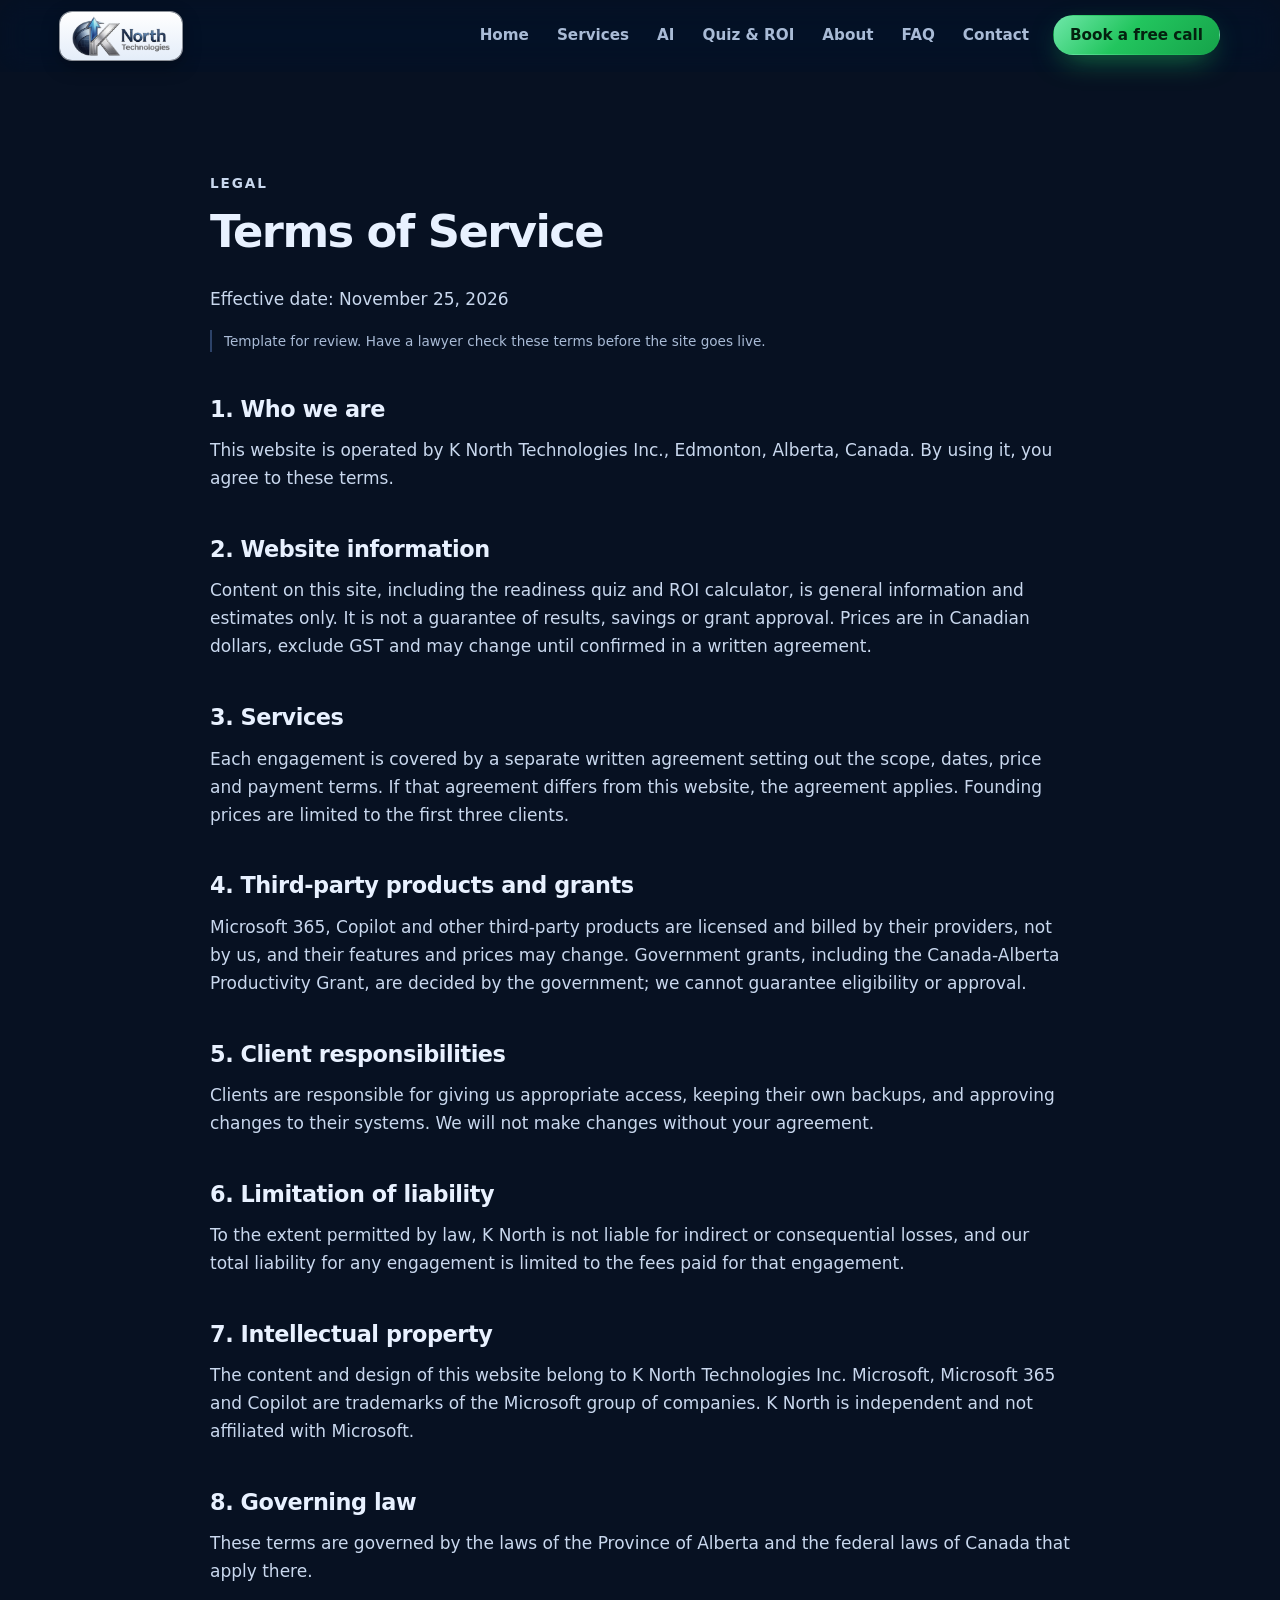
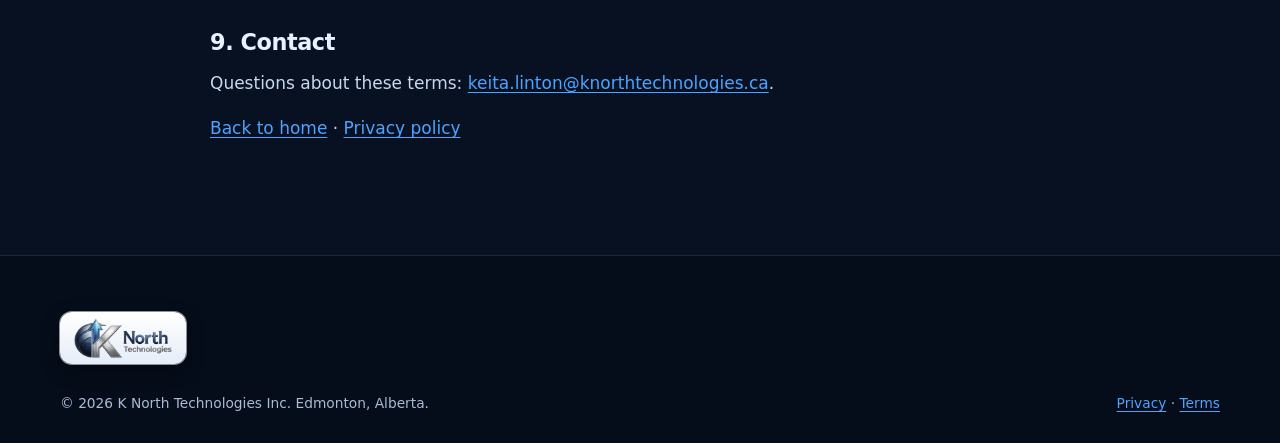
<file: terms.html>
<!doctype html>
<html lang="en-CA" data-tab="7">
<head>
  <meta charset="utf-8">
  <meta name="viewport" content="width=device-width, initial-scale=1">
  <title>Terms of Service | K North Technologies</title>
  <meta name="description" content="Terms for using the K North Technologies Inc. website and services.">
  <meta name="robots" content="index, follow">
  <meta name="theme-color" content="#0a1628">
  <link rel="canonical" href="https://knorthtechnologies.ca/terms.html">
  <meta property="og:type" content="website">
  <meta property="og:site_name" content="K North Technologies">
  <meta property="og:title" content="Terms of Service | K North Technologies">
  <meta property="og:description" content="Terms for using the K North Technologies website and services.">
  <meta property="og:url" content="https://knorthtechnologies.ca/terms.html">
  <meta property="og:image" content="https://knorthtechnologies.ca/assets/og-image.png">
  <link rel="icon" href="assets/favicon-32.png" sizes="32x32" type="image/png">
  <link rel="apple-touch-icon" href="assets/apple-touch-icon.png">
  <link rel="stylesheet" href="css/styles.css?v=3">
  <script>(function(d){d.classList.add('js');var t=+d.getAttribute('data-tab'),f=null;try{f=sessionStorage.getItem('kn-from');}catch(e){}var dir=(f===null||+f===t)?'':(t>+f?'fwd':'back');var cap='PageRevealEvent' in window;function enter(){d.classList.add('page-enter');if(dir)d.classList.add('enter-'+dir);}if(!cap){d.classList.add('no-vt');enter();}else addEventListener('pagereveal',function(e){var v=e.viewTransition;if(!v){enter();return;}if(dir&&v.types)v.types.add(dir);var q=function(){};if(v.ready)v.ready.catch(q);if(v.finished)v.finished.catch(q);});})(document.documentElement);</script>
</head>
<body>
  <a class="skip-link" href="#main">Skip to main content</a>
  <header class="site-header" id="top">
    <div class="container header-inner">
      <a class="brand" href="index.html" aria-label="K North Technologies home">
        <picture class="brand-logo"><source media="(max-width: 420px)" srcset="assets/logo-mark.png"><img src="assets/logo.png" alt="K North Technologies" width="107" height="44" decoding="async"></picture>
      </a>

      <button class="nav-toggle" type="button" aria-expanded="false" aria-controls="site-nav">
        <span class="nav-toggle-bars" aria-hidden="true"><span></span><span></span><span></span></span>
        <span class="sr-only">Menu</span>
      </button>

      <nav class="site-nav" id="site-nav" aria-label="Main">
        <ul>
          <li><a href="index.html">Home</a></li>
          <li><a href="services.html">Services</a></li>
          <li><a href="ai.html">AI</a></li>
          <li><a href="quiz.html">Quiz &amp; ROI</a></li>
          <li><a href="about.html">About</a></li>
          <li><a href="faq.html">FAQ</a></li>
          <li><a href="contact.html">Contact</a></li>
          <li class="nav-cta-item"><a class="btn btn-primary btn-sm js-booking" href="contact.html#contact">Book a free call</a></li>
        </ul>
      </nav>
    </div>
  </header>

  <main id="main" class="legal">
    <div class="container narrow">
      <p class="kicker">Legal</p>
      <h1>Terms of Service</h1>
      <p>Effective date: November 25, 2026</p>
      <p class="notice">Template for review. Have a lawyer check these terms before the site goes live.</p>

      <h2>1. Who we are</h2>
      <p>This website is operated by K North Technologies Inc., Edmonton, Alberta, Canada. By using it, you agree to these terms.</p>

      <h2>2. Website information</h2>
      <p>Content on this site, including the readiness quiz and ROI calculator, is general information and estimates only. It is not a guarantee of results, savings or grant approval. Prices are in Canadian dollars, exclude GST and may change until confirmed in a written agreement.</p>

      <h2>3. Services</h2>
      <p>Each engagement is covered by a separate written agreement setting out the scope, dates, price and payment terms. If that agreement differs from this website, the agreement applies. Founding prices are limited to the first three clients.</p>

      <h2>4. Third-party products and grants</h2>
      <p>Microsoft 365, Copilot and other third-party products are licensed and billed by their providers, not by us, and their features and prices may change. Government grants, including the Canada-Alberta Productivity Grant, are decided by the government; we cannot guarantee eligibility or approval.</p>

      <h2>5. Client responsibilities</h2>
      <p>Clients are responsible for giving us appropriate access, keeping their own backups, and approving changes to their systems. We will not make changes without your agreement.</p>

      <h2>6. Limitation of liability</h2>
      <p>To the extent permitted by law, K North is not liable for indirect or consequential losses, and our total liability for any engagement is limited to the fees paid for that engagement.</p>

      <h2>7. Intellectual property</h2>
      <p>The content and design of this website belong to K North Technologies Inc. Microsoft, Microsoft 365 and Copilot are trademarks of the Microsoft group of companies. K North is independent and not affiliated with Microsoft.</p>

      <h2>8. Governing law</h2>
      <p>These terms are governed by the laws of the Province of Alberta and the federal laws of Canada that apply there.</p>

      <h2>9. Contact</h2>
      <p>Questions about these terms: <a href="mailto:keita.linton@knorthtechnologies.ca">keita.linton@knorthtechnologies.ca</a>.</p>

      <p><a href="index.html">Back to home</a> · <a href="privacy.html">Privacy policy</a></p>
    </div>
  </main>

  <footer class="site-footer">
    <div class="container footer-brand footer-brand-mini"><a href="index.html" aria-label="K North Technologies home"><img class="footer-logo" src="assets/logo.png" alt="K North Technologies" width="107" height="44" loading="lazy" decoding="async"></a></div>
    <div class="container footer-legal" style="margin-top:0;border-top:0;padding-top:0">
      <p>&copy; <span id="year">2026</span> K North Technologies Inc. Edmonton, Alberta.</p>
      <p><a href="privacy.html">Privacy</a> · <a href="terms.html">Terms</a></p>
    </div>
  </footer>
  <script src="js/main.js?v=3" defer></script>
</body>
</html>
</file>
<file: css/styles.css>
/* K North Technologies: site styles. Plain CSS, no build step. */
:root {
  --bg: #071122;
  --bg-2: #0a1628;
  --surface: #0f1f38;
  --surface-2: #132745;
  --line: rgba(124, 172, 255, 0.16);
  --line-strong: rgba(124, 172, 255, 0.32);
  --text: #e8f1ff;
  --muted: #a9bbd6;        /* 9.6:1 on --bg */
  --accent: #4da3ff;       /* 7.4:1 on --bg */
  --accent-2: #1f6fff;
  --accent-soft: rgba(77, 163, 255, 0.14);
  --on-accent: #04101f;    /* text on accent buttons, 7.9:1 */
  --ok: #4ade9b;
  --warn: #ffd166;
  --error: #ff8a8a;
  --radius: 18px;
  --radius-sm: 12px;
  --shadow: 0 20px 60px -20px rgba(0, 0, 0, 0.6);
  --glow: 0 0 0 1px rgba(77, 163, 255, 0.35), 0 18px 50px -12px rgba(31, 111, 255, 0.55);
  --font: "Inter", "SF Pro Text", "Segoe UI Variable Text", "Segoe UI", system-ui, -apple-system, Roboto, "Helvetica Neue", Arial, sans-serif;
  --font-display: "Inter", "SF Pro Display", "Segoe UI Variable Display", "Segoe UI", system-ui, -apple-system, Roboto, "Helvetica Neue", Arial, sans-serif;
  --mono: ui-monospace, "SF Mono", "Cascadia Code", Menlo, Consolas, monospace;
  --header-h: 72px;
}

*, *::before, *::after { box-sizing: border-box; }
html { -webkit-text-size-adjust: 100%; }
@media (prefers-reduced-motion: no-preference) { html { scroll-behavior: smooth; } }
body {
  margin: 0;
  font-family: var(--font);
  font-size: 1.0625rem;
  line-height: 1.65;
  color: var(--text);
  background: var(--bg);
  -webkit-font-smoothing: antialiased;
  text-rendering: optimizeLegibility;
}
img, svg { display: block; max-width: 100%; }
a { color: var(--accent); text-underline-offset: 3px; }
a:hover { color: #8cc4ff; }
h1, h2, h3, h4 { font-family: var(--font-display); line-height: 1.15; letter-spacing: -0.02em; margin: 0 0 0.6em; }
h1 { font-size: clamp(2.3rem, 5.2vw, 4rem); font-weight: 800; letter-spacing: -0.035em; }
h2 { font-size: clamp(1.8rem, 3.6vw, 2.75rem); font-weight: 800; }
h3 { font-size: 1.25rem; font-weight: 700; }
h4 { font-size: 1rem; font-weight: 700; }
p { margin: 0 0 1em; }
ul, ol { margin: 0; padding: 0; }
strong { color: #fff; font-weight: 700; }
section[id], [id="contact-form"] { scroll-margin-top: calc(var(--header-h) + 12px); }

:focus-visible { outline: 3px solid var(--accent); outline-offset: 3px; border-radius: 6px; }
.sr-only { position: absolute !important; width: 1px; height: 1px; padding: 0; margin: -1px; overflow: hidden; clip: rect(0 0 0 0); white-space: nowrap; border: 0; }
.skip-link { position: absolute; left: 16px; top: -60px; z-index: 1000; padding: 10px 16px; background: var(--accent); color: var(--on-accent); font-weight: 700; border-radius: 10px; text-decoration: none; }
.skip-link:focus { top: 12px; }

/* Clearly marked placeholders (see TODO.md) */
[hidden] { display: none !important; }

.container { width: min(1160px, 100% - 40px); margin-inline: auto; }
.container.narrow { width: min(860px, 100% - 40px); }

/* Buttons */
.btn {
  --b: transparent;
  display: inline-flex; align-items: center; justify-content: center; gap: 10px;
  min-height: 48px; padding: 12px 22px;
  font: inherit; font-weight: 700; font-size: 1rem; line-height: 1.2;
  border-radius: 999px; border: 1px solid var(--b);
  text-decoration: none; cursor: pointer;
  transition: transform .2s ease, box-shadow .2s ease, background-color .2s ease, color .2s ease, border-color .2s ease;
}
.btn svg { width: 20px; height: 20px; }
.btn-primary { background: linear-gradient(135deg, #6cb6ff, var(--accent) 45%, #3f8dff); color: var(--on-accent); box-shadow: 0 10px 30px -10px rgba(31, 111, 255, .8); }
.btn-primary:hover { color: var(--on-accent); transform: translateY(-2px); box-shadow: var(--glow); }
.btn-ghost { --b: var(--line-strong); background: rgba(255, 255, 255, 0.03); color: var(--text); }
.btn-ghost:hover { color: #fff; border-color: var(--accent); background: var(--accent-soft); }
.btn[disabled] { opacity: .45; cursor: not-allowed; transform: none; box-shadow: none; }
.btn-sm { min-height: 40px; padding: 8px 16px; font-size: .95rem; }
.btn-lg { min-height: 56px; padding: 14px 28px; font-size: 1.05rem; }
.btn-block { width: 100%; }

/* Header */
.site-header {
  position: sticky; top: 0; z-index: 100;
  height: var(--header-h);
  background: rgba(7, 17, 34, 0.55);
  backdrop-filter: saturate(160%) blur(14px);
  -webkit-backdrop-filter: saturate(160%) blur(14px);
  border-bottom: 1px solid transparent;
  transition: background-color .3s ease, border-color .3s ease;
}
.site-header.scrolled { background: rgba(7, 17, 34, 0.88); border-bottom-color: var(--line); }
.header-inner { height: 100%; display: flex; align-items: center; justify-content: space-between; gap: 20px; }
.brand { display: inline-flex; align-items: center; gap: 12px; color: var(--text); text-decoration: none; }
.brand:hover { color: #fff; }
.brand-mark { width: 40px; height: 40px; }
.brand-text { display: flex; flex-direction: column; font-family: var(--font-display); font-weight: 800; font-size: 1.15rem; line-height: 1.05; letter-spacing: -0.02em; }
.brand-sub { font-size: .68rem; font-weight: 600; letter-spacing: .2em; text-transform: uppercase; color: var(--accent); }
/* Image logo (added 2026-11-25). The logo has navy lettering, so it sits on a light
   frosted plate to stay readable on the dark theme. */
.brand-logo, .footer-logo {
  background: linear-gradient(180deg, #ffffff 0%, #e4edf9 100%);
  border-radius: 12px;
  box-shadow: 0 0 0 1px rgba(255,255,255,.55), 0 6px 18px rgba(0,0,0,.35);
  transition: box-shadow .25s ease, transform .25s ease;
}
.brand-logo { display: inline-flex; align-items: center; padding: 4px 12px; line-height: 0; }
.brand-logo img { display: block; height: 40px; width: auto; max-width: none; }
.brand:hover .brand-logo, .brand:focus-visible .brand-logo { box-shadow: 0 0 0 1px rgba(255,255,255,.7), 0 0 22px rgba(77,163,255,.45); transform: translateY(-1px); }
.footer-logo { display: block; height: 40px; width: auto; max-width: 100%; padding: 6px 14px; box-sizing: content-box; }
.footer-brand-mini { margin-bottom: 20px; }
.footer-brand-mini a { display: inline-block; }
@media (max-width: 420px) {
  .brand-logo { padding: 4px 8px; }
  .brand-logo img { height: 38px; }
}

.site-nav ul { list-style: none; display: flex; align-items: center; gap: 4px; }
.site-nav a:not(.btn) { display: block; padding: 8px 12px; color: var(--muted); text-decoration: none; font-weight: 600; font-size: .95rem; border-radius: 999px; }
.site-nav a:not(.btn):hover, .site-nav a.active { color: #fff; background: rgba(255,255,255,.05); }
.nav-cta-item { margin-left: 8px; }

.nav-toggle { display: none; width: 48px; height: 48px; border-radius: 12px; border: 1px solid var(--line-strong); background: rgba(255,255,255,.03); color: var(--text); cursor: pointer; }
.nav-toggle-bars { display: grid; gap: 5px; width: 22px; margin: auto; }
.nav-toggle-bars span { display: block; height: 2px; background: currentColor; border-radius: 2px; transition: transform .25s ease, opacity .25s ease; }
.nav-toggle[aria-expanded="true"] .nav-toggle-bars span:nth-child(1) { transform: translateY(7px) rotate(45deg); }
.nav-toggle[aria-expanded="true"] .nav-toggle-bars span:nth-child(2) { opacity: 0; }
.nav-toggle[aria-expanded="true"] .nav-toggle-bars span:nth-child(3) { transform: translateY(-7px) rotate(-45deg); }

@media (max-width: 1080px) {
  .nav-toggle { display: block; }
  .site-nav {
    position: fixed; inset: var(--header-h) 0 auto 0;
    max-height: calc(100vh - var(--header-h)); overflow-y: auto;
    background: rgba(7, 17, 34, 0.98);
    border-bottom: 1px solid var(--line);
    padding: 12px 20px 24px;
    visibility: hidden; opacity: 0; transform: translateY(-8px);
    transition: opacity .25s ease, transform .25s ease, visibility 0s linear .25s;
  }
  .site-nav.open { visibility: visible; opacity: 1; transform: none; transition: opacity .25s ease, transform .25s ease, visibility 0s; }
  .site-nav ul { flex-direction: column; align-items: stretch; gap: 2px; }
  .site-nav a:not(.btn) { padding: 14px 12px; font-size: 1.05rem; border-radius: 12px; }
  .nav-cta-item { margin: 12px 0 0; }
  .nav-cta-item .btn { width: 100%; min-height: 52px; }
  body.nav-open { overflow: hidden; }
}

/* Hero */
.hero { position: relative; padding: clamp(48px, 8vw, 110px) 0 56px; overflow: hidden; isolation: isolate; }
.hero-bg { position: absolute; inset: 0; z-index: -1; }
.grid-lines { position: absolute; inset: -2px; background-image: linear-gradient(rgba(124,172,255,.07) 1px, transparent 1px), linear-gradient(90deg, rgba(124,172,255,.07) 1px, transparent 1px); background-size: 56px 56px; mask-image: radial-gradient(ellipse 80% 70% at 60% 30%, #000 30%, transparent 75%); -webkit-mask-image: radial-gradient(ellipse 80% 70% at 60% 30%, #000 30%, transparent 75%); }
.orb { position: absolute; border-radius: 50%; filter: blur(70px); opacity: .55; }
.orb-1 { width: 520px; height: 520px; right: -120px; top: -160px; background: radial-gradient(circle, #1f6fff, transparent 65%); }
.orb-2 { width: 420px; height: 420px; left: -160px; bottom: -200px; background: radial-gradient(circle, #0e4bd1, transparent 65%); opacity: .4; }
@media (prefers-reduced-motion: no-preference) {
  .orb-1 { animation: drift 16s ease-in-out infinite alternate; }
  .orb-2 { animation: drift 20s ease-in-out infinite alternate-reverse; }
}
@keyframes drift { to { transform: translate(-40px, 40px) scale(1.08); } }

.hero-inner { display: grid; grid-template-columns: 1.15fr .85fr; gap: clamp(32px, 5vw, 72px); align-items: center; }
.eyebrow { display: inline-flex; align-items: center; gap: 10px; padding: 6px 14px; border: 1px solid var(--line-strong); border-radius: 999px; background: rgba(77,163,255,.08); color: #cfe4ff; font-size: .9rem; font-weight: 600; margin-bottom: 22px; }
.dot { width: 8px; height: 8px; border-radius: 50%; background: var(--ok); box-shadow: 0 0 0 4px rgba(74,222,155,.18); }
.grad { background: linear-gradient(100deg, #8fd0ff, var(--accent) 45%, #6b8cff); -webkit-background-clip: text; background-clip: text; color: transparent; }
.lead { font-size: clamp(1.08rem, 1.6vw, 1.25rem); color: var(--muted); max-width: 40ch; }
.lead strong { color: var(--text); }
.hero-actions { display: flex; flex-wrap: wrap; gap: 14px; margin: 30px 0 26px; }
.hero-points { list-style: none; display: flex; flex-wrap: wrap; gap: 10px 22px; color: var(--muted); font-size: .97rem; }
.hero-points li { position: relative; padding-left: 26px; }
.hero-points li::before { content: ""; position: absolute; left: 0; top: .25em; width: 18px; height: 18px; border-radius: 50%; background: var(--accent-soft) url("data:image/svg+xml,%3Csvg xmlns='http://www.w3.org/2000/svg' viewBox='0 0 24 24'%3E%3Cpath d='M6 12.5l4 4 8-9' fill='none' stroke='%234da3ff' stroke-width='3' stroke-linecap='round' stroke-linejoin='round'/%3E%3C/svg%3E") center/12px no-repeat; }

.glass-card {
  position: relative; padding: 22px; border-radius: 24px;
  background: linear-gradient(160deg, rgba(25, 50, 90, .75), rgba(10, 22, 40, .85));
  border: 1px solid var(--line-strong);
  box-shadow: var(--shadow), inset 0 1px 0 rgba(255,255,255,.06);
}
.glass-card::before { content: ""; position: absolute; inset: -1px; border-radius: inherit; padding: 1px; background: linear-gradient(140deg, rgba(108,182,255,.9), transparent 40%, transparent 60%, rgba(31,111,255,.7)); -webkit-mask: linear-gradient(#000 0 0) content-box, linear-gradient(#000 0 0); -webkit-mask-composite: xor; mask-composite: exclude; pointer-events: none; }
@media (prefers-reduced-motion: no-preference) { .glass-card { animation: float 7s ease-in-out infinite; } }
@keyframes float { 50% { transform: translateY(-10px); } }
.gc-head { display: flex; align-items: center; gap: 12px; margin-bottom: 18px; }
.gc-dots { display: flex; gap: 6px; }
.gc-dots i { width: 10px; height: 10px; border-radius: 50%; background: rgba(255,255,255,.18); }
.gc-dots i:first-child { background: #ff6b6b; } .gc-dots i:nth-child(2) { background: #ffd166; } .gc-dots i:nth-child(3) { background: var(--ok); }
.gc-title { color: var(--muted); font-size: .85rem; font-weight: 600; }
.gc-score { position: relative; width: 150px; margin: 4px auto 18px; }
.ring { transform: rotate(-90deg); }
.ring-bg { fill: none; stroke: rgba(255,255,255,.08); stroke-width: 10; }
.ring-fg { fill: none; stroke: var(--accent); stroke-width: 10; stroke-linecap: round; stroke-dasharray: 100; stroke-dashoffset: 14; filter: drop-shadow(0 0 6px rgba(77,163,255,.6)); }
.gc-score-label { position: absolute; inset: 0; display: grid; place-content: center; text-align: center; }
.gc-score-label strong { font-size: 2.4rem; line-height: 1; font-family: var(--font-display); }
.gc-score-label span { font-size: .78rem; color: var(--muted); }
.gc-checks { list-style: none; display: grid; gap: 9px; margin-bottom: 18px; font-size: .92rem; color: #d6e5fb; }
.gc-checks li { display: flex; align-items: center; gap: 10px; }
.ok { flex: none; width: 20px; height: 20px; border-radius: 50%; background: rgba(74,222,155,.16) url("data:image/svg+xml,%3Csvg xmlns='http://www.w3.org/2000/svg' viewBox='0 0 24 24'%3E%3Cpath d='M6 12.5l4 4 8-9' fill='none' stroke='%234ade9b' stroke-width='3' stroke-linecap='round' stroke-linejoin='round'/%3E%3C/svg%3E") center/13px no-repeat; }
.gc-bars { display: grid; gap: 8px; }
.gc-bars div { display: grid; grid-template-columns: 64px 1fr; align-items: center; gap: 10px; font-size: .8rem; color: var(--muted); }
.gc-bars b { height: 8px; border-radius: 99px; background: rgba(255,255,255,.07); position: relative; overflow: hidden; }
.gc-bars b::after { content: ""; position: absolute; inset: 0; width: var(--w); border-radius: inherit; background: linear-gradient(90deg, var(--accent-2), var(--accent)); }
@media (prefers-reduced-motion: no-preference) {
  .js .gc-bars b::after { animation: grow 1.6s cubic-bezier(.2,.8,.2,1) .4s both; }
  .js .gc-score .ring-fg { animation: ring 1.8s cubic-bezier(.2,.8,.2,1) .2s both; }
}
@keyframes grow { from { width: 0; } }
@keyframes ring { from { stroke-dashoffset: 100; } }

.trust-strip { list-style: none; display: grid; grid-template-columns: repeat(4, 1fr); gap: 1px; margin-top: clamp(48px, 7vw, 84px); border: 1px solid var(--line); border-radius: var(--radius); overflow: hidden; background: var(--line); }
.trust-strip li { padding: 18px 20px; background: rgba(10, 22, 40, .9); color: var(--muted); font-size: .95rem; }
.trust-strip strong { display: block; color: #fff; font-size: 1.1rem; }

/* Sections */
.section { padding: clamp(72px, 10vw, 120px) 0; position: relative; }
.section-alt { background: linear-gradient(180deg, var(--bg-2), #0b1a30); border-block: 1px solid var(--line); }
.section-head { max-width: 760px; margin-bottom: clamp(36px, 5vw, 56px); }
.kicker { display: inline-block; color: var(--accent); font-weight: 700; font-size: .85rem; letter-spacing: .14em; text-transform: uppercase; margin-bottom: 12px; }
.section-lead { color: var(--muted); font-size: 1.12rem; }
.lead-sm { font-size: 1.12rem; color: var(--muted); }

.panel { background: linear-gradient(160deg, var(--surface-2), var(--surface)); border: 1px solid var(--line); border-radius: 24px; padding: clamp(22px, 4vw, 40px); box-shadow: var(--shadow); }

.cards-3 { display: grid; grid-template-columns: repeat(3, 1fr); gap: 20px; }
.card { padding: 28px; border-radius: var(--radius); background: linear-gradient(160deg, var(--surface-2), var(--surface)); border: 1px solid var(--line); transition: transform .25s ease, border-color .25s ease, box-shadow .25s ease; }
.card:hover { border-color: var(--line-strong); transform: translateY(-4px); box-shadow: var(--shadow); }
.card p { color: var(--muted); margin: 0; }
.card-icon { width: 48px; height: 48px; display: grid; place-items: center; border-radius: 14px; background: var(--accent-soft); color: var(--accent); margin-bottom: 18px; border: 1px solid var(--line-strong); }
.card-icon svg { width: 24px; height: 24px; }
.auto-cards .card h3 { display: flex; align-items: center; gap: 10px; }
.auto-cards .card h3::before { content: ""; width: 10px; height: 10px; border-radius: 3px; background: var(--accent); box-shadow: 0 0 12px var(--accent); }

/* Pricing */
.pricing-grid { display: grid; grid-template-columns: 1fr 1.15fr 1fr; gap: 20px; align-items: stretch; }
.price-card { display: flex; flex-direction: column; padding: 30px; border-radius: 24px; background: linear-gradient(160deg, var(--surface-2), var(--surface)); border: 1px solid var(--line); }
.price-card .ticks { margin: 6px 0 26px; flex: 1; align-content: start; }
.price-card.featured { position: relative; border-color: rgba(77,163,255,.6); background: linear-gradient(160deg, #173563, #0f2242); box-shadow: var(--glow); }
@media (min-width: 900px) { .price-card.featured { transform: translateY(-14px); } }
.badge { align-self: flex-start; padding: 5px 12px; border-radius: 999px; background: var(--accent); color: var(--on-accent); font-size: .8rem; font-weight: 800; letter-spacing: .02em; margin-bottom: 16px; }
.price { display: flex; align-items: baseline; gap: 12px; margin-bottom: 6px; }
.amount { font-family: var(--font-display); font-size: 2.8rem; font-weight: 800; letter-spacing: -0.03em; color: #fff; line-height: 1.1; }
.was { color: var(--muted); font-size: 1.15rem; }
.price-note { color: var(--muted); font-size: .97rem; }
.ticks { list-style: none; display: grid; gap: 10px; }
.ticks li { position: relative; padding-left: 30px; color: #d3e1f5; }
.ticks li::before { content: ""; position: absolute; left: 0; top: .2em; width: 20px; height: 20px; border-radius: 50%; background: var(--accent-soft) url("data:image/svg+xml,%3Csvg xmlns='http://www.w3.org/2000/svg' viewBox='0 0 24 24'%3E%3Cpath d='M6 12.5l4 4 8-9' fill='none' stroke='%234da3ff' stroke-width='3' stroke-linecap='round' stroke-linejoin='round'/%3E%3C/svg%3E") center/13px no-repeat; }
.addon { display: grid; grid-template-columns: 1fr 1fr; gap: 24px; margin-top: 32px; padding: 28px; border-radius: 24px; border: 1px dashed var(--line-strong); background: rgba(77,163,255,.04); }
.addon p { color: var(--muted); margin: 0; }
.grant-note { display: flex; gap: 14px; align-items: flex-start; }
.grant-note svg { flex: none; width: 26px; height: 26px; color: var(--warn); margin-top: 2px; }

/* Timeline */
.timeline { list-style: none; position: relative; display: grid; gap: 22px; max-width: 860px; }
.timeline::before { content: ""; position: absolute; left: 27px; top: 10px; bottom: 10px; width: 2px; background: linear-gradient(var(--accent), rgba(77,163,255,.1)); }
.timeline li { display: grid; grid-template-columns: 56px 1fr; gap: 22px; align-items: start; }
.tl-step { position: relative; z-index: 1; width: 56px; height: 56px; display: grid; place-items: center; border-radius: 50%; background: var(--bg); border: 2px solid var(--accent); color: #fff; font-weight: 800; font-size: 1.2rem; box-shadow: 0 0 0 6px var(--bg), 0 0 24px rgba(77,163,255,.45); }
.tl-body { padding: 22px 26px; border-radius: var(--radius); background: linear-gradient(160deg, var(--surface-2), var(--surface)); border: 1px solid var(--line); }
.tl-body p:last-child { margin: 0; color: var(--muted); }
.tl-when { color: var(--accent); font-weight: 700; font-size: .85rem; letter-spacing: .1em; text-transform: uppercase; margin-bottom: 6px; }

/* Quiz */
.quiz-progress { height: 6px; border-radius: 99px; background: rgba(255,255,255,.07); overflow: hidden; margin-bottom: 16px; }
.quiz-progress-bar { display: block; height: 100%; width: 0; border-radius: inherit; background: linear-gradient(90deg, var(--accent-2), var(--accent)); transition: width .4s ease; }
.quiz-count { color: var(--muted); font-size: .9rem; font-weight: 600; margin-bottom: 10px; }
.quiz fieldset { border: 0; padding: 0; margin: 0; min-width: 0; }
.quiz legend { font-family: var(--font-display); font-size: clamp(1.25rem, 2.4vw, 1.6rem); font-weight: 700; letter-spacing: -0.02em; line-height: 1.25; margin-bottom: 20px; padding: 0; }
.quiz-help { color: var(--muted); margin: -8px 0 18px; font-size: .98rem; }
.options { display: grid; gap: 12px; }
.option { position: relative; }
.option input { position: absolute; opacity: 0; width: 1px; height: 1px; }
.option label { display: flex; align-items: center; gap: 14px; padding: 16px 18px; border-radius: 14px; border: 1px solid var(--line-strong); background: rgba(255,255,255,.02); cursor: pointer; transition: border-color .2s ease, background-color .2s ease; }
.option label::before { content: ""; flex: none; width: 22px; height: 22px; border-radius: 50%; border: 2px solid var(--muted); transition: border-color .2s ease, box-shadow .2s ease; }
.option label:hover { border-color: var(--accent); background: var(--accent-soft); }
.option input:checked + label { border-color: var(--accent); background: rgba(77,163,255,.14); }
.option input:checked + label::before { border-color: var(--accent); box-shadow: inset 0 0 0 5px var(--bg), inset 0 0 0 11px var(--accent); }
.option input:focus-visible + label { outline: 3px solid var(--accent); outline-offset: 3px; }
.quiz-nav { display: flex; justify-content: space-between; gap: 12px; margin-top: 26px; }
.quiz-q-enter { animation: none; }
@media (prefers-reduced-motion: no-preference) { .quiz-q-enter { animation: fadeUp .35s ease both; } }
@keyframes fadeUp { from { opacity: 0; transform: translateY(10px); } }
.quiz-result:focus { outline: none; }
.result-top { display: grid; grid-template-columns: 170px 1fr; gap: 28px; align-items: center; margin-bottom: 22px; }
.result-ring { position: relative; width: 170px; }
.result-ring svg { transform: rotate(-90deg); }
.result-ring .ring-fg { stroke-dashoffset: 100; transition: stroke-dashoffset 1.2s cubic-bezier(.2,.8,.2,1), stroke .3s ease; }
.result-score { position: absolute; inset: 0; display: grid; place-content: center; text-align: center; margin: 0; }
.result-score strong { font-family: var(--font-display); font-size: 2.8rem; line-height: 1; }
.result-score span { color: var(--muted); font-size: .82rem; }
.result-actions-list { padding: 22px; border-radius: var(--radius-sm); background: rgba(255,255,255,.03); border: 1px solid var(--line); }
.result-actions-list h4 { margin-bottom: 14px; }
.quiz-result .hero-actions { margin-bottom: 0; }

/* ROI */
.roi { display: grid; grid-template-columns: 1.1fr .9fr; gap: clamp(24px, 4vw, 48px); }
.field { margin-bottom: 20px; }
.field label { display: block; font-weight: 600; margin-bottom: 8px; }
.field-row { display: grid; grid-template-columns: 1fr 1fr; gap: 18px; }
.hint { color: var(--muted); font-size: .9rem; margin: 6px 0 0; }
.range-row { display: flex; align-items: center; gap: 16px; }
.range-row output { min-width: 96px; padding: 6px 12px; border-radius: 10px; background: var(--accent-soft); border: 1px solid var(--line-strong); text-align: center; font-weight: 700; color: #fff; }
input[type="range"] { flex: 1; appearance: none; -webkit-appearance: none; height: 8px; border-radius: 99px; background: linear-gradient(90deg, var(--accent) var(--fill, 50%), rgba(255,255,255,.1) var(--fill, 50%)); cursor: pointer; }
input[type="range"]::-webkit-slider-thumb { -webkit-appearance: none; width: 26px; height: 26px; border-radius: 50%; background: #fff; border: 4px solid var(--accent); box-shadow: 0 0 0 6px rgba(77,163,255,.2); }
input[type="range"]::-moz-range-thumb { width: 20px; height: 20px; border-radius: 50%; background: #fff; border: 4px solid var(--accent); }
input[type="range"]:focus-visible { outline-offset: 6px; }
input[type="text"], input[type="email"], input[type="number"], select, textarea {
  width: 100%; min-height: 50px; padding: 12px 14px;
  font: inherit; color: var(--text);
  background: rgba(4, 12, 26, .65); border: 1px solid var(--line-strong); border-radius: 12px;
  transition: border-color .2s ease, box-shadow .2s ease;
}
select { appearance: none; -webkit-appearance: none; background-image: url("data:image/svg+xml,%3Csvg xmlns='http://www.w3.org/2000/svg' viewBox='0 0 24 24'%3E%3Cpath d='M6 9l6 6 6-6' fill='none' stroke='%23a9bbd6' stroke-width='2.5' stroke-linecap='round'/%3E%3C/svg%3E"); background-repeat: no-repeat; background-position: right 14px center; background-size: 18px; padding-right: 44px; }
select option { background: var(--bg-2); color: var(--text); }
textarea { resize: vertical; min-height: 130px; }
input:focus, select:focus, textarea:focus { outline: none; border-color: var(--accent); box-shadow: 0 0 0 4px rgba(77,163,255,.25); }
input[aria-invalid="true"], textarea[aria-invalid="true"] { border-color: var(--error); }
.roi-results { display: grid; gap: 14px; align-content: start; }
.stat { padding: 18px 20px; border-radius: 16px; background: rgba(4, 12, 26, .55); border: 1px solid var(--line); }
.stat-label { display: block; color: var(--muted); font-size: .9rem; font-weight: 600; }
.stat-value { display: block; font-family: var(--font-display); font-size: clamp(1.8rem, 3vw, 2.3rem); font-weight: 800; letter-spacing: -0.02em; color: #fff; font-variant-numeric: tabular-nums; }
.stat-value.accent { color: var(--accent); }
.stat-value.negative { color: var(--error); }
.stat-sub { color: var(--muted); font-size: .85rem; }
.disclaimer { color: var(--muted); font-size: .85rem; margin: 0; }

/* Automation pricing */
.auto-price { margin-top: 30px; padding: 28px; border-radius: 24px; border: 1px solid var(--line-strong); background: linear-gradient(120deg, rgba(31,111,255,.18), rgba(77,163,255,.04)); display: grid; gap: 10px; justify-items: start; }
.auto-price p { margin: 0; color: var(--muted); font-size: 1.05rem; }
.auto-price .hint { margin-bottom: 8px; }
.amount-sm { font-family: var(--font-display); font-size: 1.6rem; font-weight: 800; color: #fff; }

/* About */
.about { display: grid; grid-template-columns: .8fr 1.2fr; gap: clamp(32px, 6vw, 80px); align-items: center; }
.headshot-placeholder { aspect-ratio: 6 / 7; border-radius: 28px; display: grid; place-content: center; justify-items: center; gap: 14px; background: radial-gradient(circle at 30% 20%, rgba(77,163,255,.25), transparent 60%), linear-gradient(160deg, var(--surface-2), var(--surface)); border: 1px solid var(--line-strong); color: var(--muted); box-shadow: var(--shadow); }
.headshot-placeholder svg { width: 96px; height: 96px; }
.headshot-mark { gap: 22px; text-align: center; }
.about-photo .headshot-mark img { width: 62%; max-width: 240px; height: auto; border: 0; border-radius: 0; box-shadow: none; filter: drop-shadow(0 12px 28px rgba(77,163,255,.28)); margin: 0 auto; }
.headshot-caption { color: var(--text); font-weight: 600; letter-spacing: .01em; line-height: 1.5; }
.headshot-caption small { color: var(--muted); font-weight: 500; }
.contact-list .cl-strong { color: var(--text); font-weight: 600; }
.about-photo img { border-radius: 28px; border: 1px solid var(--line-strong); box-shadow: var(--shadow); width: 100%; height: auto; }
.about-copy .ticks { margin: 20px 0; }
.about-copy p:last-child { color: var(--muted); }

/* FAQ */
.faq { display: grid; gap: 12px; }
.faq-item { border-radius: 16px; border: 1px solid var(--line); background: linear-gradient(160deg, var(--surface-2), var(--surface)); overflow: hidden; transition: border-color .2s ease; }
.faq-item.open { border-color: var(--line-strong); }
.faq-item h3 { margin: 0; font-size: 1.08rem; }
.faq-q { width: 100%; display: flex; justify-content: space-between; align-items: center; gap: 20px; padding: 20px 22px; background: none; border: 0; color: var(--text); font: inherit; font-weight: 700; text-align: left; cursor: pointer; }
.faq-q:hover { color: #fff; }
.faq-q:focus-visible { outline-offset: -3px; border-radius: 16px; }
.faq-icon { flex: none; position: relative; width: 30px; height: 30px; border-radius: 50%; background: var(--accent-soft); border: 1px solid var(--line-strong); }
.faq-icon::before, .faq-icon::after { content: ""; position: absolute; left: 50%; top: 50%; width: 12px; height: 2px; background: var(--accent); border-radius: 2px; transform: translate(-50%, -50%); transition: transform .25s ease; }
.faq-icon::after { transform: translate(-50%, -50%) rotate(90deg); }
.faq-q[aria-expanded="true"] .faq-icon::after { transform: translate(-50%, -50%) rotate(0deg); }
.faq-a { padding: 0 22px; overflow: hidden; }
.faq-a p { color: var(--muted); margin: 0; padding-bottom: 20px; }
@media (prefers-reduced-motion: no-preference) { .faq-a { transition: height .3s ease; } }

/* Contact */
.contact { display: grid; grid-template-columns: .9fr 1.1fr; gap: clamp(32px, 5vw, 64px); align-items: start; }
.contact-list { list-style: none; display: grid; gap: 14px; margin-top: 34px; }
.contact-list li { display: grid; grid-template-columns: 90px 1fr; gap: 12px; color: var(--muted); }
.cl-label { color: #fff; font-weight: 700; }
.req { color: var(--error); }
.field.check { display: grid; grid-template-columns: 24px 1fr; gap: 12px; align-items: start; }
.field.check input { width: 22px; height: 22px; margin: 3px 0 0; accent-color: var(--accent); }
.field.check label { font-weight: 400; color: var(--muted); margin: 0; }
.field.check .field-error { grid-column: 2; }
.field-error { color: var(--error); font-size: .9rem; margin: 6px 0 0; min-height: 0; }
.field-error:empty { display: none; }
.contact-form .btn-block { margin-top: 18px; }
.form-status { margin-top: 16px; }
.form-status:empty { display: none; }
.form-status .msg { padding: 16px 18px; border-radius: 12px; border: 1px solid var(--line-strong); background: rgba(74,222,155,.08); color: var(--text); }
.form-status .msg.error { background: rgba(255,138,138,.08); border-color: rgba(255,138,138,.4); }
.form-status .msg p { margin: 0 0 8px; }
.form-status .msg p:last-child { margin: 0; }

/* Footer */
.site-footer { border-top: 1px solid var(--line); background: #050d1a; padding: 56px 0 28px; }
.footer-inner { display: grid; grid-template-columns: 1fr 1.2fr; gap: 40px; }
.footer-brand p { color: var(--muted); max-width: 40ch; margin-top: 16px; }
.footer-nav ul { list-style: none; display: grid; grid-template-columns: repeat(2, minmax(0, 1fr)); gap: 10px 24px; }
.footer-nav a { color: var(--muted); text-decoration: none; }
.footer-nav a:hover { color: #fff; text-decoration: underline; }
.footer-legal { margin-top: 40px; padding-top: 22px; border-top: 1px solid var(--line); color: var(--muted); font-size: .86rem; display: flex; flex-wrap: wrap; justify-content: space-between; gap: 8px 24px; }
.footer-legal p { margin: 0; }

/* Reveal on scroll (only when JS runs and motion is allowed) */
@media (prefers-reduced-motion: no-preference) {
  .js .reveal { opacity: 0; transform: translateY(28px); transition: opacity .7s ease, transform .7s cubic-bezier(.2,.8,.2,1); }
  .js .reveal.is-visible { opacity: 1; transform: none; }
  .js .price-card.featured.reveal.is-visible { transform: translateY(-14px); }
}
@media (prefers-reduced-motion: no-preference) and (max-width: 899px) {
  .js .price-card.featured.reveal.is-visible { transform: none; }
}
@media (prefers-reduced-motion: reduce) {
  *, *::before, *::after { animation-duration: .01ms !important; animation-iteration-count: 1 !important; transition-duration: .01ms !important; }
}

/* Legal pages */
.legal { padding: clamp(48px, 8vw, 96px) 0; }
.legal h1 { font-size: clamp(2rem, 4vw, 2.8rem); }
.legal h2 { font-size: 1.4rem; margin-top: 2em; }
.legal p, .legal li { color: #c9d8ee; }
.legal ul { padding-left: 1.3em; display: grid; gap: 6px; margin-bottom: 1em; }
.legal .notice { font-size: 0.85rem; color: var(--muted); padding-left: 12px; border-left: 2px solid var(--line-strong); }

/* Responsive */
@media (max-width: 960px) {
  .hero-inner, .about, .contact, .roi { grid-template-columns: 1fr; }
  .hero-visual { max-width: 420px; width: 100%; margin-inline: auto; }
  .pricing-grid { grid-template-columns: 1fr; max-width: 560px; margin-inline: auto; }
  .cards-3 { grid-template-columns: 1fr 1fr; }
  .trust-strip { grid-template-columns: 1fr 1fr; }
  .addon { grid-template-columns: 1fr; }
  .about-photo { max-width: 360px; }
  .footer-inner { grid-template-columns: 1fr; }
}
@media (max-width: 620px) {
  body { font-size: 1rem; }
  .cards-3 { grid-template-columns: 1fr; }
  .field-row { grid-template-columns: 1fr; gap: 0; }
  .hero-actions .btn { width: 100%; }
  .result-top { grid-template-columns: 1fr; justify-items: center; text-align: center; }
  .timeline::before { left: 21px; }
  .timeline li { grid-template-columns: 44px 1fr; gap: 14px; }
  .tl-step { width: 44px; height: 44px; font-size: 1rem; }
  .tl-body { padding: 18px; }
  .contact-list li { grid-template-columns: 1fr; gap: 2px; }
  .quiz-nav .btn { flex: 1; }
}
@media (max-width: 420px) {
  .trust-strip { grid-template-columns: 1fr; }
  .brand-text { font-size: 1.05rem; }
  .footer-nav ul { grid-template-columns: 1fr; }
}

/* ==========================================================================
   v2: tabbed pages + motion layer (added 2026-11-25, on top of the v1 design)
   ========================================================================== */

/* Tabs: active page underline (morphs between pages with View Transitions) */
.site-nav a:not(.btn) { position: relative; }
.site-nav a:not(.btn)::after { content: ""; position: absolute; left: 12px; right: 12px; bottom: 3px; height: 2px; border-radius: 2px; background: var(--line-strong); transform: scaleX(0); transition: transform .25s ease; }
.site-nav a:not(.btn):hover::after, .site-nav a:not(.btn):focus-visible::after { transform: scaleX(1); }
.site-nav a[aria-current="page"]::after { display: none; }
.tab-line { position: absolute; left: 12px; right: 12px; bottom: 3px; height: 2px; border-radius: 2px; background: linear-gradient(90deg, var(--accent-2), var(--accent), #8fd0ff); box-shadow: 0 0 10px rgba(77,163,255,.85); transform-origin: left center; view-transition-name: tab-line; pointer-events: none; }
@media (max-width: 1080px) {
  .site-nav a:not(.btn)::after { display: none; }
  .tab-line { left: 0; right: auto; top: 12px; bottom: 12px; width: 3px; height: auto; transform-origin: center top; }
}

/* Page hero for inner pages (same look as the home hero, compact) */
.page-hero { position: relative; padding: clamp(48px, 7vw, 96px) 0 clamp(36px, 5vw, 64px); overflow: hidden; isolation: isolate; border-bottom: 1px solid var(--line); }
.page-hero h1 { font-size: clamp(2.1rem, 4.4vw, 3.4rem); max-width: 22ch; }
.page-hero .lead { max-width: 58ch; margin: 0; }
.page-hero .orb-1 { width: 440px; height: 440px; top: -220px; }
.page-hero .orb-2 { bottom: -300px; }
.page-hero + .section { padding-top: clamp(56px, 7vw, 88px); }

/* Mouse-reactive hero background */
.hero-spot { position: absolute; inset: 0; background: radial-gradient(560px circle at var(--mx, 60%) var(--my, 30%), rgba(77,163,255,.15), transparent 60%); opacity: 0; transition: opacity .6s ease; }
.grid-lines.grid-lines-hi { background-image: linear-gradient(rgba(140,196,255,.38) 1px, transparent 1px), linear-gradient(90deg, rgba(140,196,255,.38) 1px, transparent 1px); mask-image: radial-gradient(230px circle at var(--mx, 60%) var(--my, 30%), #000, transparent 72%); -webkit-mask-image: radial-gradient(230px circle at var(--mx, 60%) var(--my, 30%), #000, transparent 72%); opacity: 0; transition: opacity .6s ease; }
.is-pointer .hero-spot, .is-pointer .grid-lines-hi { opacity: 1; }
@media (prefers-reduced-motion: no-preference) {
  .hero-bg .orb-1 { translate: calc(var(--px, 0) * -38px) calc(var(--py, 0) * -30px); transition: translate .9s cubic-bezier(.2,.8,.2,1); }
  .hero-bg .orb-2 { translate: calc(var(--px, 0) * 30px) calc(var(--py, 0) * 24px); transition: translate 1.1s cubic-bezier(.2,.8,.2,1); }
  .hero-bg .grid-lines { translate: calc(var(--px, 0) * -10px) calc(var(--py, 0) * -8px); transition: translate .6s ease-out, opacity .6s ease; }
  .hero-visual { translate: calc(var(--px, 0) * 12px) calc(var(--py, 0) * 10px); transition: translate .7s cubic-bezier(.2,.8,.2,1); }
  /* Home hero copy arrives in sequence */
  .js .hero-copy > * { animation: fadeUp .7s cubic-bezier(.2,.8,.2,1) both; }
  .js .hero-copy > :nth-child(2) { animation-delay: .08s; }
  .js .hero-copy > :nth-child(3) { animation-delay: .16s; }
  .js .hero-copy > :nth-child(4) { animation-delay: .24s; }
  .js .hero-copy > :nth-child(5) { animation-delay: .32s; }
  .js .hero .trust-strip li { animation: fadeUp .7s cubic-bezier(.2,.8,.2,1) both; }
  .js .hero .trust-strip li:nth-child(1) { animation-delay: .4s; }
  .js .hero .trust-strip li:nth-child(2) { animation-delay: .47s; }
  .js .hero .trust-strip li:nth-child(3) { animation-delay: .54s; }
  .js .hero .trust-strip li:nth-child(4) { animation-delay: .61s; }
}

/* Teaser cards on the home page */
a.card.teaser { display: flex; flex-direction: column; color: var(--text); text-decoration: none; }
a.card.teaser:hover { color: var(--text); }
a.card.teaser h3 { color: #fff; }
.teaser-more { margin-top: auto; padding-top: 20px; display: inline-flex; align-items: center; gap: 8px; color: var(--accent); font-weight: 700; }
.teaser-more svg { width: 18px; height: 18px; transition: transform .25s ease; }
a.card.teaser:hover .teaser-more svg, a.card.teaser:focus-visible .teaser-more svg { transform: translateX(4px); }
a.card.teaser:focus-visible { outline-offset: 4px; border-radius: var(--radius); border-color: var(--accent); box-shadow: var(--glow); }

/* AI page */
.ai-cards .card { display: flex; flex-direction: column; }
.ai-cards .ticks { margin: 18px 0; }
.ai-cards .ticks li { color: #d3e1f5; }
.card-price { margin-top: auto !important; padding-top: 14px; border-top: 1px solid var(--line); font-size: .95rem; }
.lab-grid { display: grid; grid-template-columns: repeat(3, 1fr); gap: 20px; }
.lab-card { display: flex; flex-direction: column; }
.lab-card.lab-wide { grid-column: span 2; }
.lab-top { display: flex; align-items: center; justify-content: space-between; margin-bottom: 18px; }
.lab-top .card-icon { margin: 0; }
.lab-no { font-family: var(--mono); font-size: .78rem; color: var(--accent); letter-spacing: .12em; text-transform: uppercase; padding: 4px 10px; border: 1px solid var(--line-strong); border-radius: 999px; background: rgba(77,163,255,.06); }
.lab-tags { list-style: none; display: flex; flex-wrap: wrap; gap: 8px; margin-top: auto; padding-top: 18px; }
.lab-tags li { font-family: var(--mono); font-size: .76rem; color: #cfe4ff; padding: 4px 10px; border-radius: 8px; background: rgba(255,255,255,.04); border: 1px solid var(--line); }
.lab-wave { display: flex; align-items: center; gap: 5px; height: 44px; margin-top: 18px; }
.lab-wave i { flex: 1; max-width: 8px; height: 30%; border-radius: 4px; background: linear-gradient(var(--accent), var(--accent-2)); box-shadow: 0 0 10px rgba(77,163,255,.45); }
.lab-wave i:nth-child(3n) { height: 70%; } .lab-wave i:nth-child(4n+1) { height: 50%; } .lab-wave i:nth-child(5n+2) { height: 90%; }
@media (prefers-reduced-motion: no-preference) {
  .lab-wave i { animation: wave 1.2s ease-in-out infinite; }
  .lab-wave i:nth-child(2n) { animation-delay: -.3s; } .lab-wave i:nth-child(3n) { animation-delay: -.6s; } .lab-wave i:nth-child(5n) { animation-delay: -.9s; }
}
@keyframes wave { 50% { transform: scaleY(.35); } }
.lab-term { margin: 18px 0 0; padding: 14px 16px; border-radius: 12px; background: rgba(4,12,26,.8); border: 1px solid var(--line); font-family: var(--mono); font-size: .82rem; line-height: 1.7; color: #cfe4ff; white-space: pre-wrap; overflow-x: auto; }
.lab-term .c { color: var(--accent); } .lab-term .ok-t { color: var(--ok); } .lab-term .wait-t { color: var(--warn); }
.lab-cta { margin-top: 30px; }
@media (max-width: 960px) {
  .lab-grid { grid-template-columns: 1fr 1fr; }
  .lab-card.lab-wide:last-child { grid-column: auto; }
}
@media (max-width: 620px) {
  .lab-grid { grid-template-columns: 1fr; }
  .lab-card.lab-wide { grid-column: auto; }
}

/* "Up next" band at the end of inner pages */
.page-next { padding: 0 0 clamp(64px, 8vw, 96px); }
.section-alt + .page-next { padding-top: clamp(48px, 6vw, 72px); }
.page-next-inner { display: flex; flex-wrap: wrap; align-items: center; justify-content: space-between; gap: 20px 32px; padding: 28px 30px; border-radius: 24px; border: 1px solid var(--line-strong); background: linear-gradient(120deg, rgba(31,111,255,.16), rgba(77,163,255,.03)); }
.page-next .kicker { margin-bottom: 4px; }
.page-next .hint { margin: 4px 0 0; }
.page-next-link { display: inline-flex; align-items: center; gap: 10px; font-family: var(--font-display); font-size: clamp(1.3rem, 2.4vw, 1.7rem); font-weight: 800; letter-spacing: -0.02em; color: #fff; text-decoration: none; }
.page-next-link svg { width: 24px; height: 24px; color: var(--accent); transition: transform .25s ease; }
.page-next-link:hover { color: #fff; }
.page-next-link:hover svg, .page-next-link:focus-visible svg { transform: translateX(5px); }

/* Click ripple (buttons and cards) */
.btn, .option label, .faq-q { position: relative; }
.ripple-wrap { position: absolute; inset: 0; border-radius: inherit; overflow: hidden; pointer-events: none; z-index: 0; }
.ripple { position: absolute; border-radius: 50%; background: radial-gradient(circle, rgba(255,255,255,.42) 0, rgba(160,205,255,.22) 35%, rgba(255,255,255,0) 65%); transform: scale(0); animation: ripple .7s cubic-bezier(.2,.8,.2,1) forwards; }
.btn-primary .ripple { background: radial-gradient(circle, rgba(255,255,255,.65) 0, rgba(255,255,255,.25) 35%, rgba(255,255,255,0) 65%); }
@keyframes ripple { to { transform: scale(1); opacity: 0; } }

/* 3D tilt and glow on hover (fine pointers only; JS adds .tilt) */
.tilt { position: relative; }
.tilt::after { content: ""; position: absolute; inset: 0; border-radius: inherit; pointer-events: none; background: radial-gradient(380px circle at var(--gx, 50%) var(--gy, 50%), rgba(120,190,255,.17), transparent 45%); opacity: 0; transition: opacity .3s ease; }
.tilt.is-tilting::after { opacity: 1; }
@media (prefers-reduced-motion: no-preference) {
  .tilt.is-tilting { transform: perspective(900px) translateY(var(--lift, -4px)) rotateX(var(--rx, 0deg)) rotateY(var(--ry, 0deg)) !important; transition: transform .12s ease-out, border-color .25s ease, box-shadow .25s ease !important; border-color: var(--line-strong); box-shadow: var(--glow); }
}
@media (min-width: 900px) { .price-card.featured.tilt { --lift: -14px; } }

/* Page transitions: View Transitions API (cross-document) */
@media (prefers-reduced-motion: no-preference) {
  @view-transition { navigation: auto; }
  .site-header { view-transition-name: site-header; }
  ::view-transition-group(tab-line) { animation-duration: .45s; animation-timing-function: cubic-bezier(.2,.8,.2,1); }
  ::view-transition-old(root) { animation: vtOut .28s ease both; }
  ::view-transition-new(root) { animation: vtIn .5s cubic-bezier(.2,.8,.2,1) both; }
  html:active-view-transition-type(fwd)::view-transition-old(root) { animation-name: vtOutLeft; }
  html:active-view-transition-type(fwd)::view-transition-new(root) { animation-name: vtInRight; }
  html:active-view-transition-type(back)::view-transition-old(root) { animation-name: vtOutRight; }
  html:active-view-transition-type(back)::view-transition-new(root) { animation-name: vtInLeft; }
}
@keyframes vtOut { to { opacity: 0; transform: translateY(-12px); } }
@keyframes vtIn { from { opacity: 0; transform: translateY(16px); } }
@keyframes vtOutLeft { to { opacity: 0; transform: translateX(-48px); } }
@keyframes vtInRight { from { opacity: 0; transform: translateX(48px); } }
@keyframes vtOutRight { to { opacity: 0; transform: translateX(48px); } }
@keyframes vtInLeft { from { opacity: 0; transform: translateX(-48px); } }

/* Keep the sideways slide-in from creating horizontal scroll on phones (2026-11-25) */
html, body { overflow-x: clip; }

/* Fallback when no View Transition ran (older browsers, first load): fade/slide with CSS */
@media (prefers-reduced-motion: no-preference) {
  .page-enter #main { animation: vtIn .5s cubic-bezier(.2,.8,.2,1) backwards; }
  .page-enter.enter-fwd #main { animation-name: vtInRight; }
  .page-enter.enter-back #main { animation-name: vtInLeft; }
  .page-enter .tab-line { animation: tabIn .5s .1s cubic-bezier(.2,.8,.2,1) backwards; }
  .page-leave #main { opacity: 0; transform: translateY(-10px); transition: opacity .24s ease, transform .24s ease; }
  .page-leave.leave-fwd #main { transform: translateX(-40px); }
  .page-leave.leave-back #main { transform: translateX(40px); }
  .page-leave .tab-line { transition: transform .3s cubic-bezier(.2,.8,.2,1); }
}
@keyframes tabIn { from { transform: scaleX(0); opacity: 0; } }

/* Mobile menu: fully opaque panel (text behind used to show through) */
@media (max-width: 1080px) {
  body.nav-open .site-header { background: var(--bg); backdrop-filter: none; -webkit-backdrop-filter: none; }
  .site-nav { background: var(--bg); }
}

/* Green contact buttons (Keita's favourite colour): every "Book a free call" / contact button */
.btn.js-booking, .btn-contact { background: linear-gradient(135deg, #6ee7a8, #22c55e 45%, #16a34a); color: #04210f; box-shadow: 0 10px 30px -10px rgba(34,197,94,.75); }
.btn.js-booking:hover, .btn-contact:hover { color: #04210f; box-shadow: 0 0 0 1px rgba(74,222,155,.5), 0 14px 40px -10px rgba(34,197,94,.9); }
a.eyebrow { text-decoration: none; cursor: pointer; transition: border-color .2s, background .2s; }
a.eyebrow:hover { border-color: rgba(74,222,155,.6); background: rgba(74,222,155,.12); color: #eafff3; }
</file>
